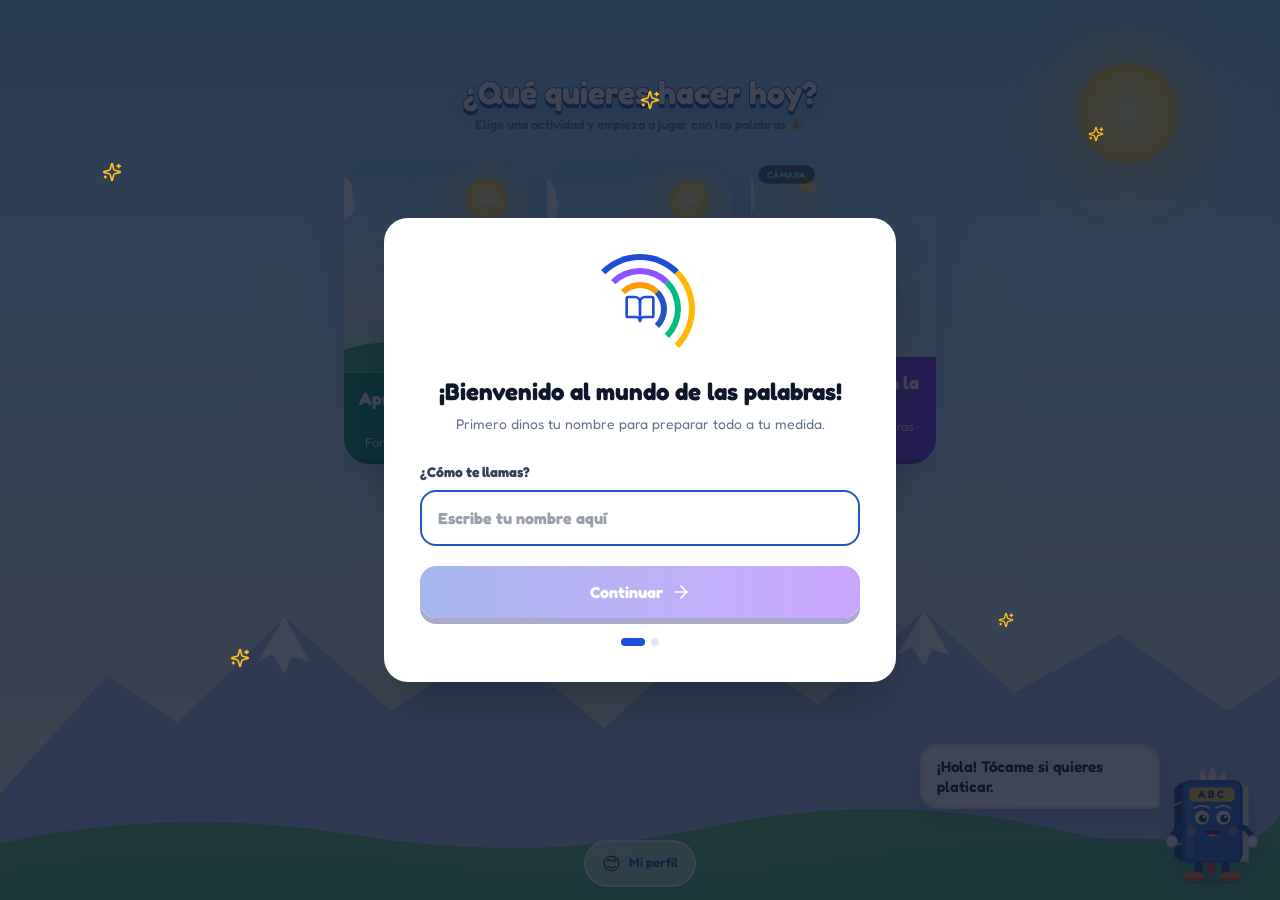
<file: index.html>
<!DOCTYPE html>
<html lang="es">
<head>
  <meta charset="utf-8">
  <meta name="viewport" content="width=device-width, initial-scale=1, viewport-fit=cover">
  <meta name="theme-color" content="#1d4ed8">
  <meta name="description" content="Aprendilandia — plataforma educativa para niños de 3 a 10 años: Lengua y Literatura, Realidad Aumentada y un asistente de IA, con Libi como guía.">
  <title>Aprendilandia</title>
  <link rel="icon" type="image/png" href="img/favicon.png">
  <link rel="preconnect" href="https://fonts.googleapis.com">
  <link rel="preconnect" href="https://fonts.gstatic.com" crossorigin>
  <link href="https://fonts.googleapis.com/css2?family=Plus+Jakarta+Sans:wght@500;600;700;800&family=Inter:wght@400;500;600&display=swap" rel="stylesheet">
  <script type="module" crossorigin src="./assets/index-piJpRz3l.js"></script>
  <link rel="stylesheet" crossorigin href="./assets/index-DFUOfsY9.css">
</head>
<body>
  <div id="root"></div>
</body>
</html>
</file>
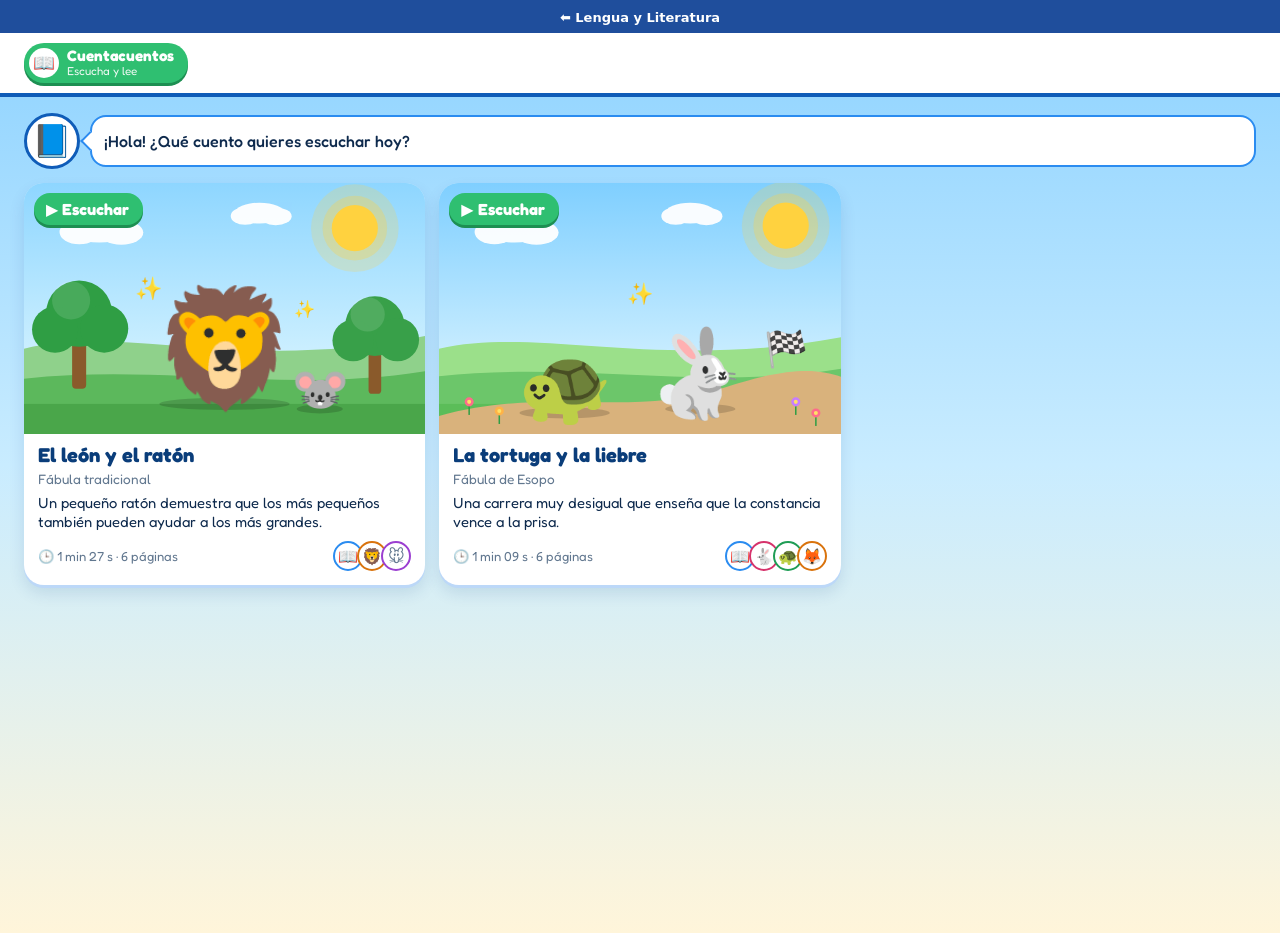
<file: actividades/cuentos/index.html>
<!doctype html>
<html lang="es">
<head>
  <meta charset="utf-8">
  <meta name="viewport" content="width=device-width, initial-scale=1, viewport-fit=cover">
  <title>Cuentacuentos</title>
  <link rel="icon" type="image/png" href="img/favicon.png">
  <link rel="preconnect" href="https://fonts.googleapis.com">
  <link rel="preconnect" href="https://fonts.gstatic.com" crossorigin>
  <link href="https://fonts.googleapis.com/css2?family=Fredoka:wght@400;500;600;700&display=swap" rel="stylesheet">
  <link rel="stylesheet" href="css/cuentos.css">
</head>
<body>
  <div style="text-align:center;background:#1f4e9c;padding:6px 10px;">
    <a href="../../index.html" style="color:#fff;font:600 13px/1.3 system-ui,sans-serif;text-decoration:none;">⬅ Lengua y Literatura</a>
  </div>
  <main class="app" id="app">
    <header class="barra" id="barra" data-pantalla="pBiblioteca">
      <button class="btn-icono" id="btnBiblioteca" aria-label="Volver a la biblioteca de cuentos" hidden>📚</button>
      <div class="pildora">
        <span class="pildora-icono" aria-hidden="true">📖</span>
        <span class="pildora-texto"><strong>Cuentacuentos</strong><small>Escucha y lee</small></span>
      </div>
    </header>

    <!-- ============ BIBLIOTECA ============ -->
    <section class="pantalla" id="pBiblioteca">
      <div class="mascota-fila">
        <div class="mascota" aria-hidden="true">📘</div>
        <div class="globo">¡Hola! ¿Qué cuento quieres escuchar hoy?</div>
      </div>

      <div class="estanteria" id="estanteria"></div>

      <div class="tarjeta" id="sinCuentos" hidden>
        <h2>Todavía no hay cuentos</h2>
        <p>Cree los audios de un cuento con <b>herramientas/generar_todos.bat</b> y recargue esta página.</p>
      </div>
    </section>

    <!-- ============ LECTOR ============ -->
    <section class="pantalla" id="pCuento" hidden>
      <div class="cuento-cab">
        <strong id="cuentoTitulo">Título</strong>
        <small id="cuentoPagina">Página 1 de 1</small>
      </div>
      <div class="puntos" id="puntos" role="group" aria-label="Páginas del cuento"></div>

      <div class="ilustracion" id="ilustracion">
        <img id="imgPagina" alt="" draggable="false">
        <div class="ilustracion-vacia" id="ilustracionVacia" hidden></div>
        <button class="flecha izq" id="btnPagAnterior" aria-label="Página anterior">‹</button>
        <button class="flecha der" id="btnPagSiguiente" aria-label="Página siguiente">›</button>
      </div>

      <div class="texto" id="texto" tabindex="0" aria-label="Texto del cuento"></div>

      <div class="controles" role="group" aria-label="Controles de lectura">
        <button class="btn-ctl" id="btnTamano" aria-label="Cambiar el tamaño de la letra" title="Tamaño de la letra">Aa</button>
        <button class="btn-ctl" id="btnLineaAnterior" aria-label="Línea anterior" title="Línea anterior">⏮</button>
        <button class="btn-play" id="btnPlay" aria-label="Escuchar el cuento">▶</button>
        <button class="btn-ctl" id="btnLineaSiguiente" aria-label="Línea siguiente" title="Línea siguiente">⏭</button>
        <button class="btn-ctl" id="btnVelocidad" aria-label="Cambiar la velocidad de lectura" title="Velocidad">1×</button>
      </div>
    </section>

    <!-- ============ FIN ============ -->
    <section class="pantalla" id="pFin" hidden>
      <div class="tarjeta fin">
        <div class="fin-emoji" aria-hidden="true">🌟</div>
        <h2>¡Fin del cuento!</h2>
        <p id="finTitulo"></p>
        <div class="acciones-fin">
          <button class="btn btn-verde grande" id="btnOtraVez">↺ Escuchar otra vez</button>
          <button class="btn btn-azul" id="btnMasCuentos">📚 Más cuentos</button>
        </div>
      </div>
    </section>

    <div class="aviso" id="aviso" role="status" aria-live="polite" hidden></div>
  </main>

  <!-- Librerías de terceros incluidas en el proyecto (ver lib/LIBRERIAS.md) -->
  <script src="lib/gsap.min.js"></script>
  <script src="lib/confetti.browser.js"></script>
  <!-- Biblioteca de cuentos: la crea herramientas/generar_cuento.py -->
  <script src="cuentos/catalogo.js"></script>
  <!-- Archivo propio de la actividad de cuentacuentos -->
  <script src="js/cuentos-lector.js"></script>
</body>
</html>
</file>
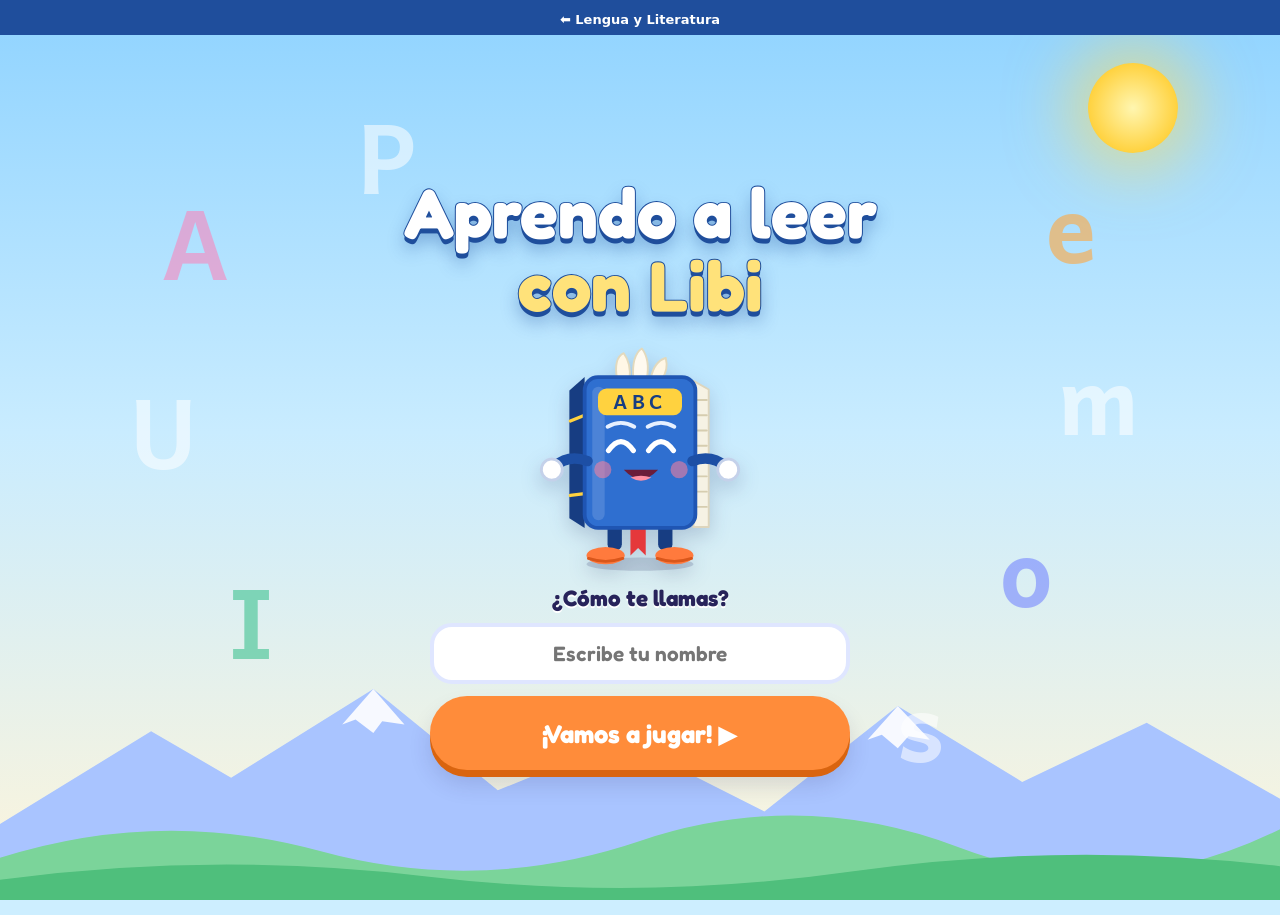
<file: actividades/fonetica/index.html>
<!DOCTYPE html>
<html lang="es">
<head>
  <meta charset="utf-8">
  <meta name="viewport" content="width=device-width, initial-scale=1, viewport-fit=cover">
  <meta name="theme-color" content="#1f4e9c">
  <meta name="description" content="Juego educativo para aprender los sonidos de las letras en español, de Inicial a 3º EGB, con Libi el libro viajero.">
  <title>Aprendo a leer con Libi</title>
  <link rel="icon" href="data:image/svg+xml,%3Csvg xmlns='http://www.w3.org/2000/svg' viewBox='0 0 100 100'%3E%3Ctext y='.9em' font-size='90'%3E%F0%9F%93%98%3C/text%3E%3C/svg%3E">
  <link rel="stylesheet" href="css/styles.css">
</head>
<body data-pantalla="bienvenida">
  <div style="position:relative;z-index:50;text-align:center;background:#1f4e9c;padding:6px 10px;">
    <a href="../../index.html" style="color:#fff;font:600 13px/1.3 system-ui,sans-serif;text-decoration:none;">⬅ Lengua y Literatura</a>
  </div>

  <!-- Fondo: cielo andino, nubes y volcán -->
  <div class="fondo" aria-hidden="true">
    <div class="sol"></div>
    <div class="nube n1"></div><div class="nube n2"></div><div class="nube n3"></div>
    <svg class="montes" viewBox="0 0 1440 320" preserveAspectRatio="none" xmlns="http://www.w3.org/2000/svg">
      <path d="M0 230 L170 120 L260 175 L420 70 L560 190 L700 130 L860 215 L1010 90 L1150 180 L1290 110 L1440 200 L1440 320 L0 320Z" fill="#a9c4ff"/>
      <path d="M420 70 L455 112 L430 108 L420 122 L400 106 L385 112Z" fill="#fff" opacity=".9"/>
      <path d="M1010 90 L1046 130 L1022 126 L1010 140 L992 124 L976 130Z" fill="#fff" opacity=".9"/>
      <path d="M0 270 Q180 210 360 262 T720 250 T1080 258 T1440 236 L1440 320 L0 320Z" fill="#7bd49a"/>
      <path d="M0 296 Q240 262 480 292 T960 286 T1440 280 L1440 320 L0 320Z" fill="#4fbf7c"/>
    </svg>
  </div>

  <header id="barra" hidden>
    <button id="btn-inicio" class="barra-btn" type="button" aria-label="Inicio">🏠</button>
    <div id="titulo-barra">Aprendo a leer con Libi</div>
    <button id="contador-estrellas" class="chip-estrellas" type="button" aria-label="Mis estrellas">⭐ <b id="n-estrellas">0</b></button>
    <button id="btn-medallas" class="barra-btn" type="button" aria-label="Mis medallas">🏅</button>
    <button id="btn-ajustes" class="barra-btn" type="button" aria-label="Ajustes">⚙️</button>
  </header>

  <main id="pantalla" tabindex="-1"></main>

  <div id="libi-fijo"></div>
  <div id="modales"></div>

  <noscript><p style="padding:24px;font:600 20px sans-serif">Esta aplicación necesita JavaScript para funcionar.</p></noscript>

  <!-- Librerías (incluidas en /lib para que funcione sin internet) -->
  <script src="lib/gsap.min.js"></script>
  <script src="lib/confetti.min.js"></script>
  <script src="lib/Sortable.min.js"></script>

  <!-- Aplicación -->
  <script src="js/datos.js"></script>
  <script src="js/frases.js"></script>
  <script src="js/audio-voces.js"></script>
  <script src="js/audio.js"></script>
  <script src="js/estado.js"></script>
  <script src="js/libi.js"></script>
  <script src="js/ui.js"></script>
  <script src="js/juegos.js"></script>
  <script src="js/app.js"></script>
</body>
</html>
</file>
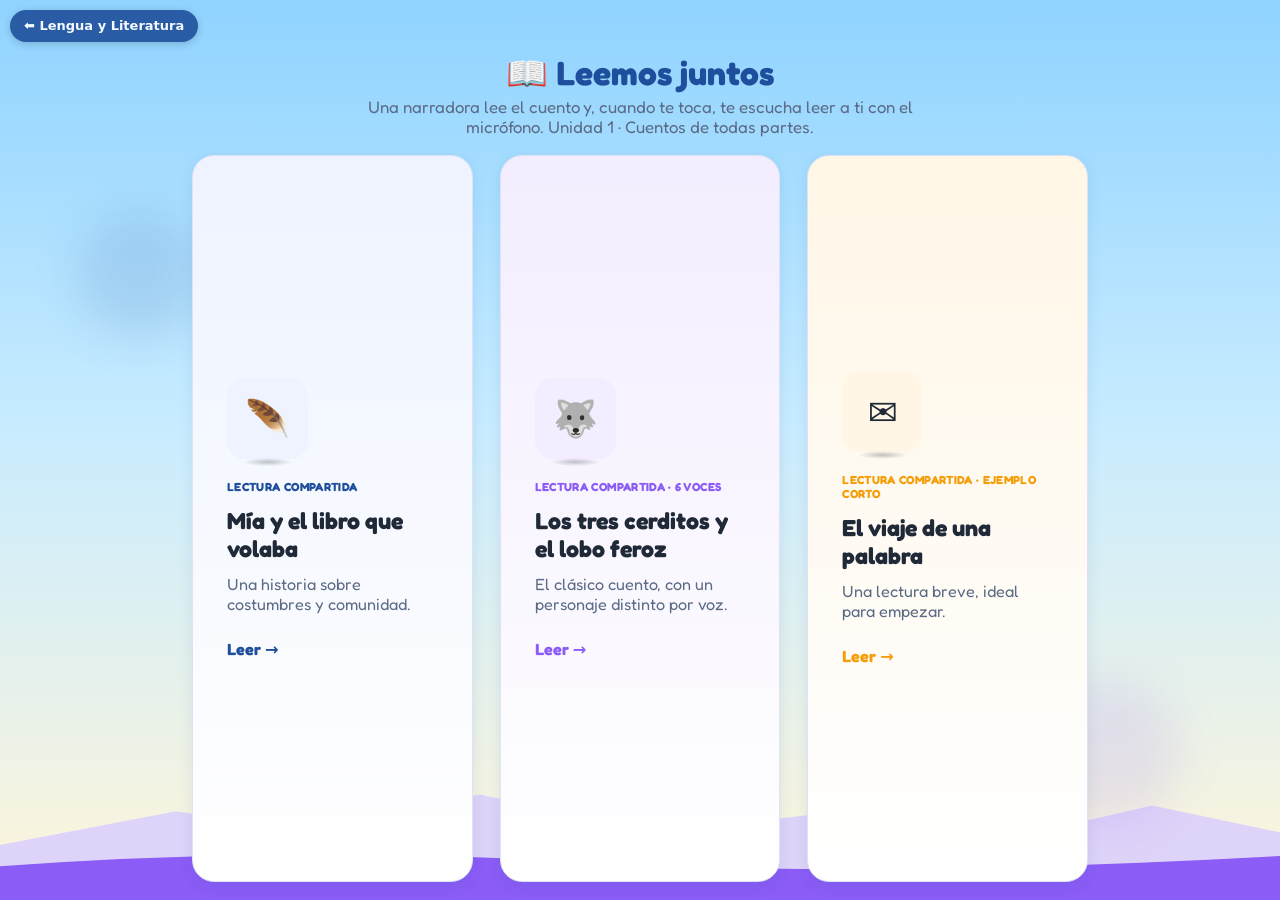
<file: actividades/leemos-juntos/index.html>
<!DOCTYPE html>
<html lang="es">
<head>
<meta charset="utf-8">
<meta name="viewport" content="width=device-width, initial-scale=1, viewport-fit=cover">
<meta name="description" content="Leemos juntos: una narradora lee en voz alta y te pasa el turno para que leas tú. Unidad 1 · Cuentos de todas partes.">
<title>Leemos juntos · Lengua y Literatura</title>
<link rel="icon" href="data:image/svg+xml,%3Csvg xmlns='http://www.w3.org/2000/svg' viewBox='0 0 100 100'%3E%3Ctext y='.9em' font-size='90'%3E%F0%9F%93%96%3C/text%3E%3C/svg%3E">
<style>
  /* Misma fuente que el resto de la plataforma (reutiliza los archivos
     que ya trae Fonética, sin depender de una red externa). */
  @font-face { font-family: 'Fredoka'; font-weight: 400; font-display: swap; src: url('../fonetica/lib/fonts/fredoka-latin-400-normal.woff2') format('woff2'); }
  @font-face { font-family: 'Fredoka'; font-weight: 600; font-display: swap; src: url('../fonetica/lib/fonts/fredoka-latin-600-normal.woff2') format('woff2'); }
  @font-face { font-family: 'Fredoka'; font-weight: 700; font-display: swap; src: url('../fonetica/lib/fonts/fredoka-latin-700-normal.woff2') format('woff2'); }

  :root{
    --azul:#1f4e9c; --tinta:#1f2937; --suave:#5b6b85;
    --c1:#1f4e9c; --c1b:#eef3ff;
    --c2:#8b5cf6; --c2b:#f3edff;
    --c3:#f59e0b; --c3b:#fff6e6;
  }
  *{ box-sizing:border-box; }
  @media (prefers-reduced-motion: reduce){ *,*::before,*::after{ animation-duration:.001ms !important; animation-iteration-count:1 !important; transition-duration:.001ms !important; } }
  html, body{ height:100%; overflow:hidden; }
  body{
    margin:0; color:var(--tinta); font-family:"Fredoka","Baloo 2",system-ui,"Segoe UI",sans-serif;
    display:flex; flex-direction:column;
    background:linear-gradient(#8fd3ff 0%,#c9ecff 48%,#fff5da 100%);
  }
  a{ color:inherit; }

  .volver-menu{
    display:inline-flex; align-items:center; gap:6px; align-self:flex-start;
    margin:10px 0 0 10px; background:var(--azul); color:#fff;
    font:600 13px/1.2 system-ui,sans-serif; text-decoration:none;
    padding:8px 14px; border-radius:999px; box-shadow:0 2px 8px rgba(0,0,0,.2);
    opacity:.9; flex-shrink:0; z-index:2;
  }
  .volver-menu:hover{ opacity:1; }

  header{ flex-shrink:0; padding:clamp(4px,1.5dvh,10px) 20px clamp(6px,2dvh,14px); text-align:center; }
  header h1{ margin:0 0 4px; font-size:clamp(1.2rem,4dvh,2.1rem); color:var(--azul); }
  header p{ margin:0 auto; max-width:55ch; color:var(--suave); font-size:clamp(.82rem,2dvh,1.05rem); }

  main{ position:relative; flex:1; min-height:0; display:flex; align-items:stretch; justify-content:center; padding:4px 20px 18px; overflow-y:auto; }
  .fondo-forma{ position:absolute; border-radius:999px; filter:blur(22px); pointer-events:none; }
  .grid{
    display:grid; gap:clamp(14px,3dvh,32px);
    grid-template-columns:repeat(auto-fit,minmax(clamp(220px,20vw,300px),1fr));
    grid-auto-rows:1fr;
    max-width:clamp(640px,70vw,1180px); width:100%;
    position:relative;
  }

  .tarjeta{
    position:relative; display:flex; flex-direction:column; justify-content:center; gap:clamp(6px,1.4dvh,12px);
    background:#fff; border:1px solid #dbe3f5; border-radius:22px;
    padding:clamp(18px,4dvh,34px); text-decoration:none;
    box-shadow:0 4px 14px rgba(31,78,156,.1);
    transition:transform .15s, box-shadow .15s;
    animation: tarjeta-entra .5s both; animation-delay: var(--retardo,0ms);
  }
  .tarjeta:hover, .tarjeta:focus-visible{ transform:translateY(-4px); box-shadow:0 12px 26px rgba(31,78,156,.18); outline:none; }
  .tarjeta[data-color="1"]{ background:linear-gradient(180deg,var(--c1b),#fff); }
  .tarjeta[data-color="2"]{ background:linear-gradient(180deg,var(--c2b),#fff); }
  .tarjeta[data-color="3"]{ background:linear-gradient(180deg,var(--c3b),#fff); }

  .isla{ position:relative; width:fit-content; margin-bottom:clamp(4px,1dvh,10px); }
  .isla .emoji{
    display:grid; place-items:center; width:clamp(50px,9dvh,86px); height:clamp(50px,9dvh,86px);
    font-size:clamp(1.6rem,4dvh,2.6rem); border-radius:18px;
    animation: flota 3.2s ease-in-out infinite; animation-delay: var(--flote,0ms);
  }
  .tarjeta[data-color="1"] .emoji{ background:var(--c1b); }
  .tarjeta[data-color="2"] .emoji{ background:var(--c2b); }
  .tarjeta[data-color="3"] .emoji{ background:var(--c3b); }
  .isla .sombra{
    position:absolute; left:50%; bottom:-7px; width:60%; height:8px; transform:translateX(-50%);
    border-radius:999px; background:radial-gradient(ellipse at center, rgba(15,23,42,.25), transparent 72%);
    animation: isla-sombra 3.2s ease-in-out infinite; animation-delay: var(--flote,0ms);
  }

  .tarjeta small{ font-weight:700; text-transform:uppercase; letter-spacing:.03em; font-size:clamp(.68rem,1.3dvh,.8rem); }
  .tarjeta[data-color="1"] small{ color:var(--c1); }
  .tarjeta[data-color="2"] small{ color:var(--c2); }
  .tarjeta[data-color="3"] small{ color:var(--c3); }
  .tarjeta strong{ font-size:clamp(1.05rem,2.6dvh,1.45rem); }
  .tarjeta span.desc{ color:var(--suave); font-size:clamp(.85rem,1.8dvh,1.05rem); }
  .ir{
    margin-top:4px; padding-top:clamp(4px,1dvh,10px); font-weight:700; font-size:clamp(.85rem,1.8dvh,1.05rem);
    display:inline-flex; align-items:center; gap:4px;
  }
  .tarjeta[data-color="1"] .ir{ color:var(--c1); }
  .tarjeta[data-color="2"] .ir{ color:var(--c2); }
  .tarjeta[data-color="3"] .ir{ color:var(--c3); }

  @keyframes tarjeta-entra{ from{ transform:translateY(16px) scale(.96); opacity:0; } to{ transform:none; opacity:1; } }
  @keyframes flota{ 50%{ transform:translateY(-7px); } }
  @keyframes isla-sombra{ 50%{ transform:translateX(-50%) scale(.82); opacity:.6; } }
</style>
</head>
<body>
  <a href="../../index.html" class="volver-menu" title="Volver al menú de Lengua y Literatura">⬅ Lengua y Literatura</a>

  <header>
    <h1>📖 Leemos juntos</h1>
    <p>Una narradora lee el cuento y, cuando te toca, te escucha leer a ti con el micrófono. Unidad 1 · Cuentos de todas partes.</p>
  </header>

  <main>
    <svg aria-hidden="true" style="position:absolute;left:0;right:0;bottom:0;width:100%;height:18%;pointer-events:none;" viewBox="0 0 400 160" preserveAspectRatio="none" xmlns="http://www.w3.org/2000/svg">
      <path d="M0 95 L55 55 L95 78 L150 35 L205 82 L255 58 L310 92 L360 48 L400 80 L400 160 L0 160Z" fill="#ded3f8" />
      <path d="M0 120 Q90 95 180 115 T400 108 L400 160 L0 160Z" fill="#8b5cf6" />
    </svg>
    <span class="fondo-forma" style="top:8%;left:6%;width:clamp(60px,14vh,160px);height:clamp(60px,14vh,160px);background:rgba(31,78,156,.12)"></span>
    <span class="fondo-forma" style="bottom:10%;right:8%;width:clamp(70px,16vh,180px);height:clamp(70px,16vh,180px);background:rgba(139,92,246,.12)"></span>
    <span class="fondo-forma" style="top:38%;right:20%;width:clamp(40px,9vh,100px);height:clamp(40px,9vh,100px);background:rgba(245,158,11,.12)"></span>
    <div class="grid">
      <a class="tarjeta" data-color="1" href="ejemplo3.html" style="--retardo:0ms">
        <span class="isla" style="--flote:0ms">
          <span class="emoji">🪶</span>
          <span class="sombra" aria-hidden="true"></span>
        </span>
        <small>Lectura compartida</small>
        <strong>Mía y el libro que volaba</strong>
        <span class="desc">Una historia sobre costumbres y comunidad.</span>
        <span class="ir">Leer →</span>
      </a>
      <a class="tarjeta" data-color="2" href="pruba.html" style="--retardo:70ms">
        <span class="isla" style="--flote:250ms">
          <span class="emoji">🐺</span>
          <span class="sombra" aria-hidden="true" style="--flote:250ms"></span>
        </span>
        <small>Lectura compartida · 6 voces</small>
        <strong>Los tres cerditos y el lobo feroz</strong>
        <span class="desc">El clásico cuento, con un personaje distinto por voz.</span>
        <span class="ir">Leer →</span>
      </a>
      <a class="tarjeta" data-color="3" href="ejemplo2.html" style="--retardo:140ms">
        <span class="isla" style="--flote:500ms">
          <span class="emoji">✉️</span>
          <span class="sombra" aria-hidden="true" style="--flote:500ms"></span>
        </span>
        <small>Lectura compartida · ejemplo corto</small>
        <strong>El viaje de una palabra</strong>
        <span class="desc">Una lectura breve, ideal para empezar.</span>
        <span class="ir">Leer →</span>
      </a>
    </div>
  </main>
</body>
</html>
</file>
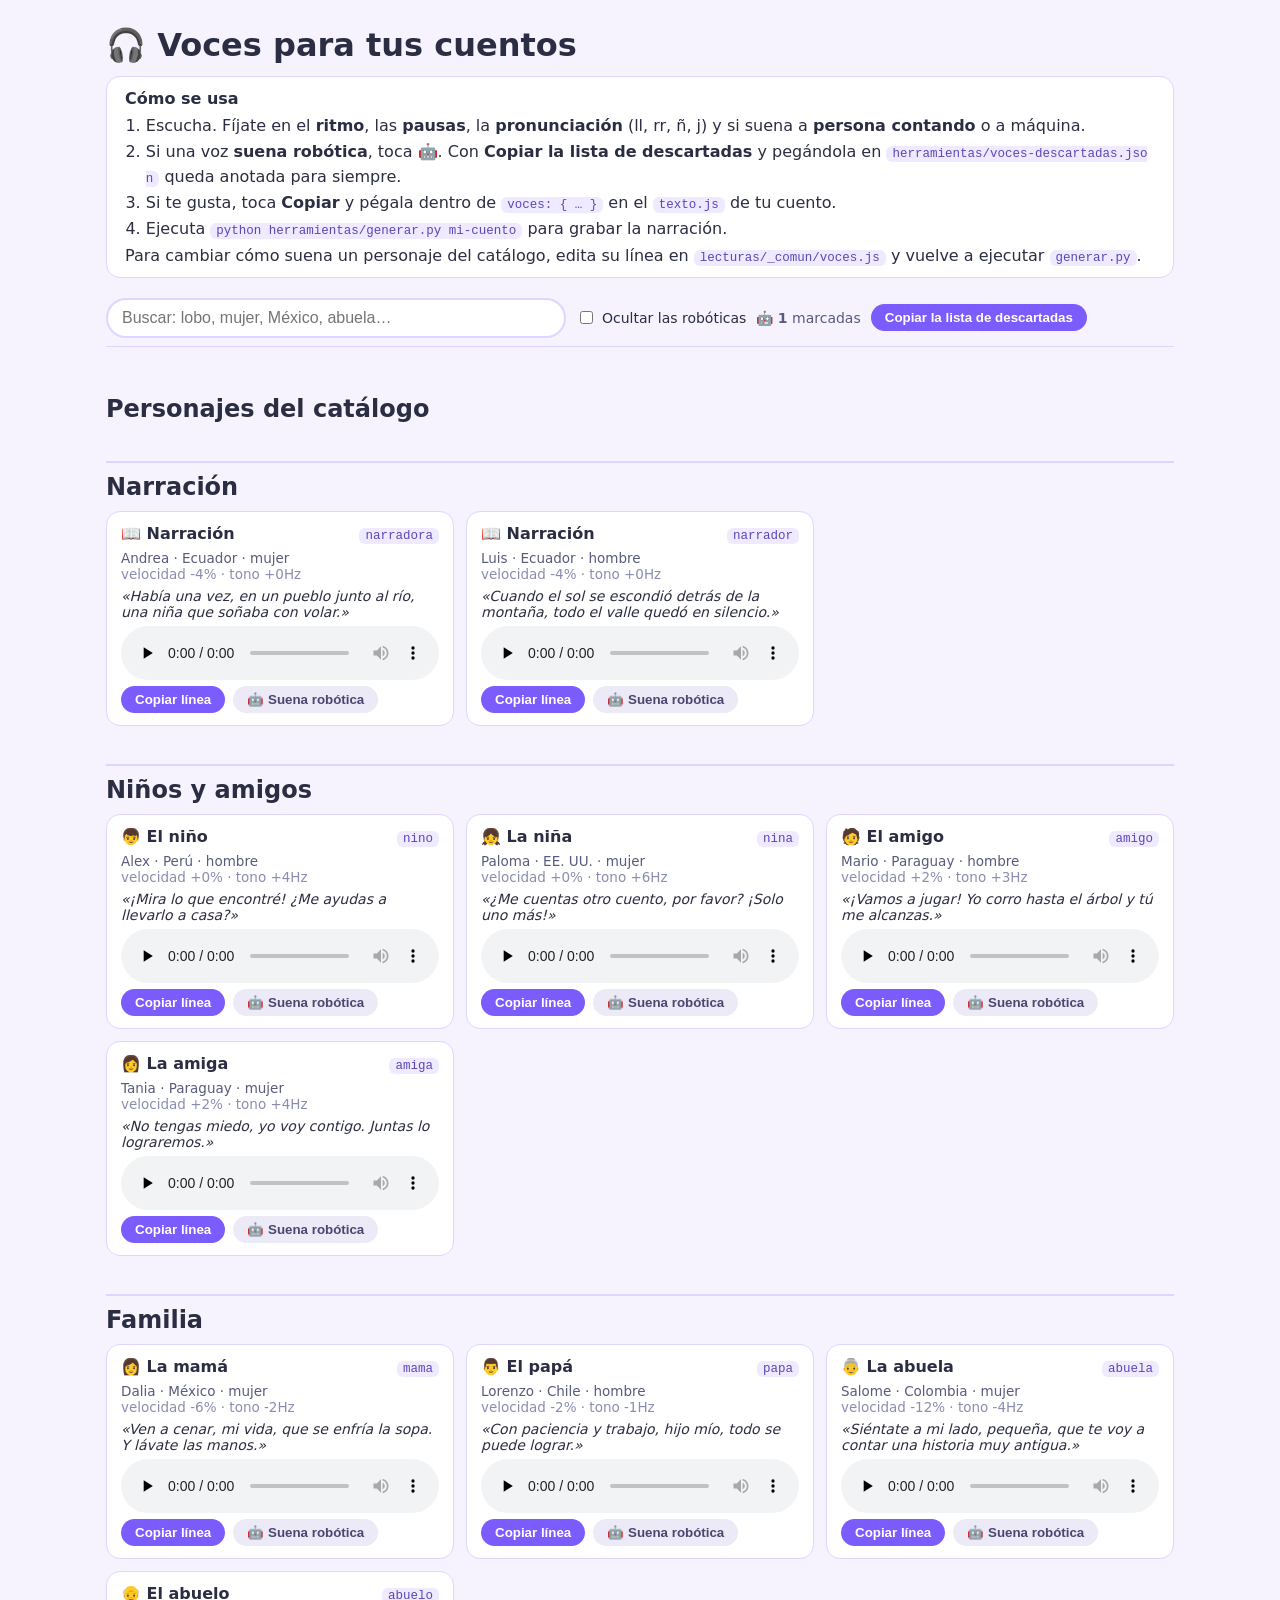
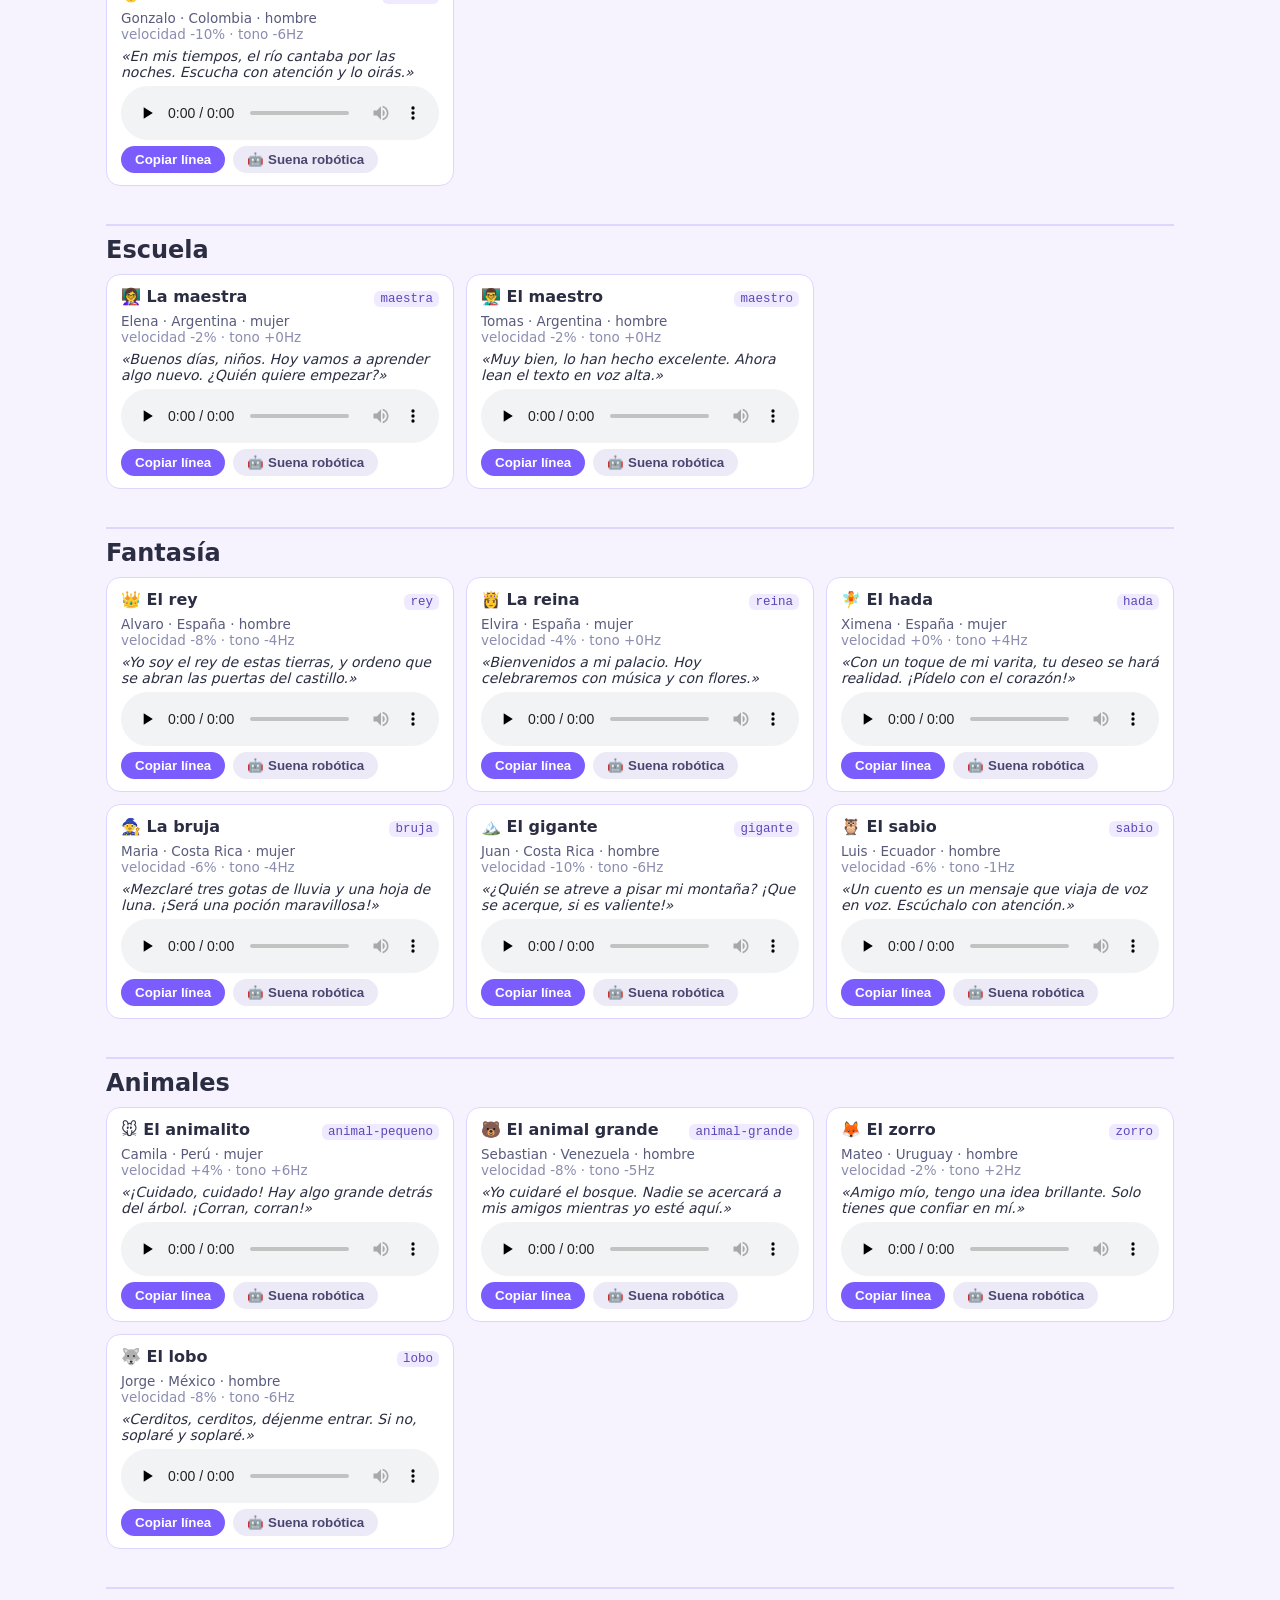
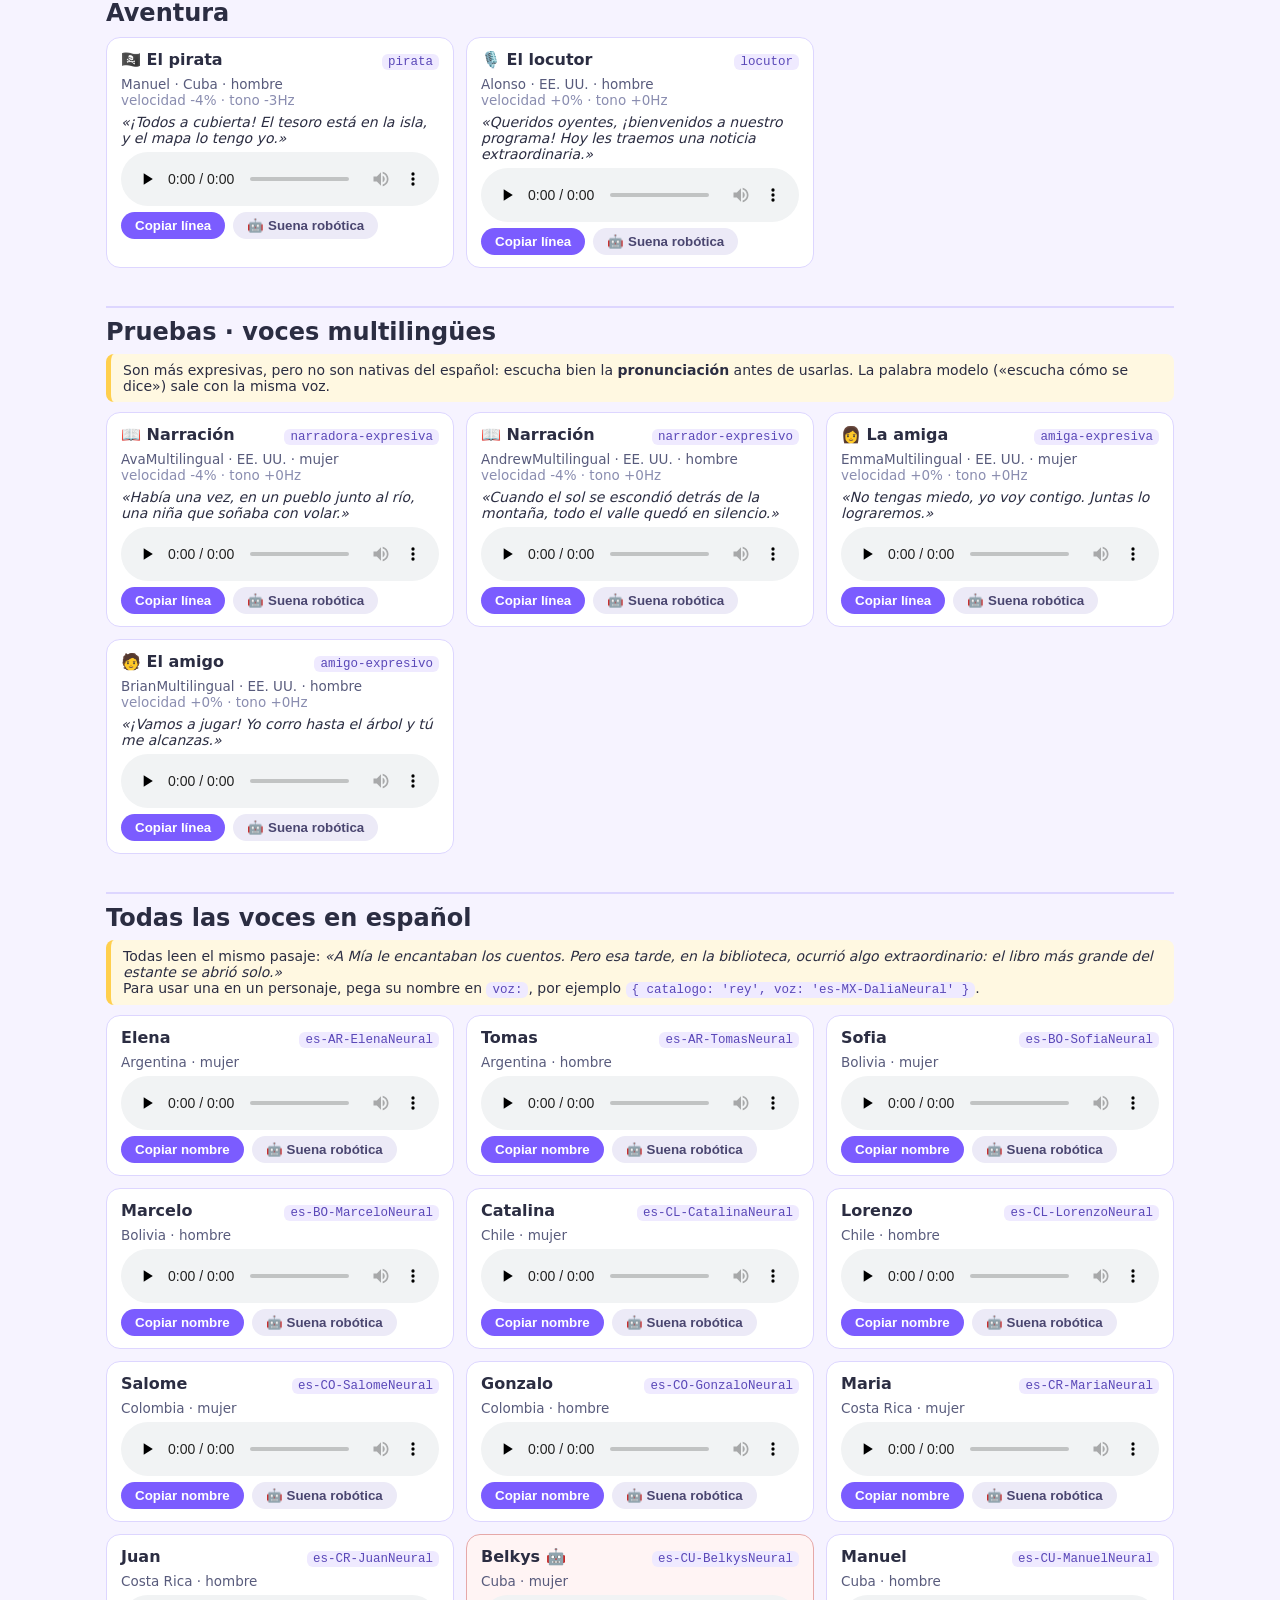
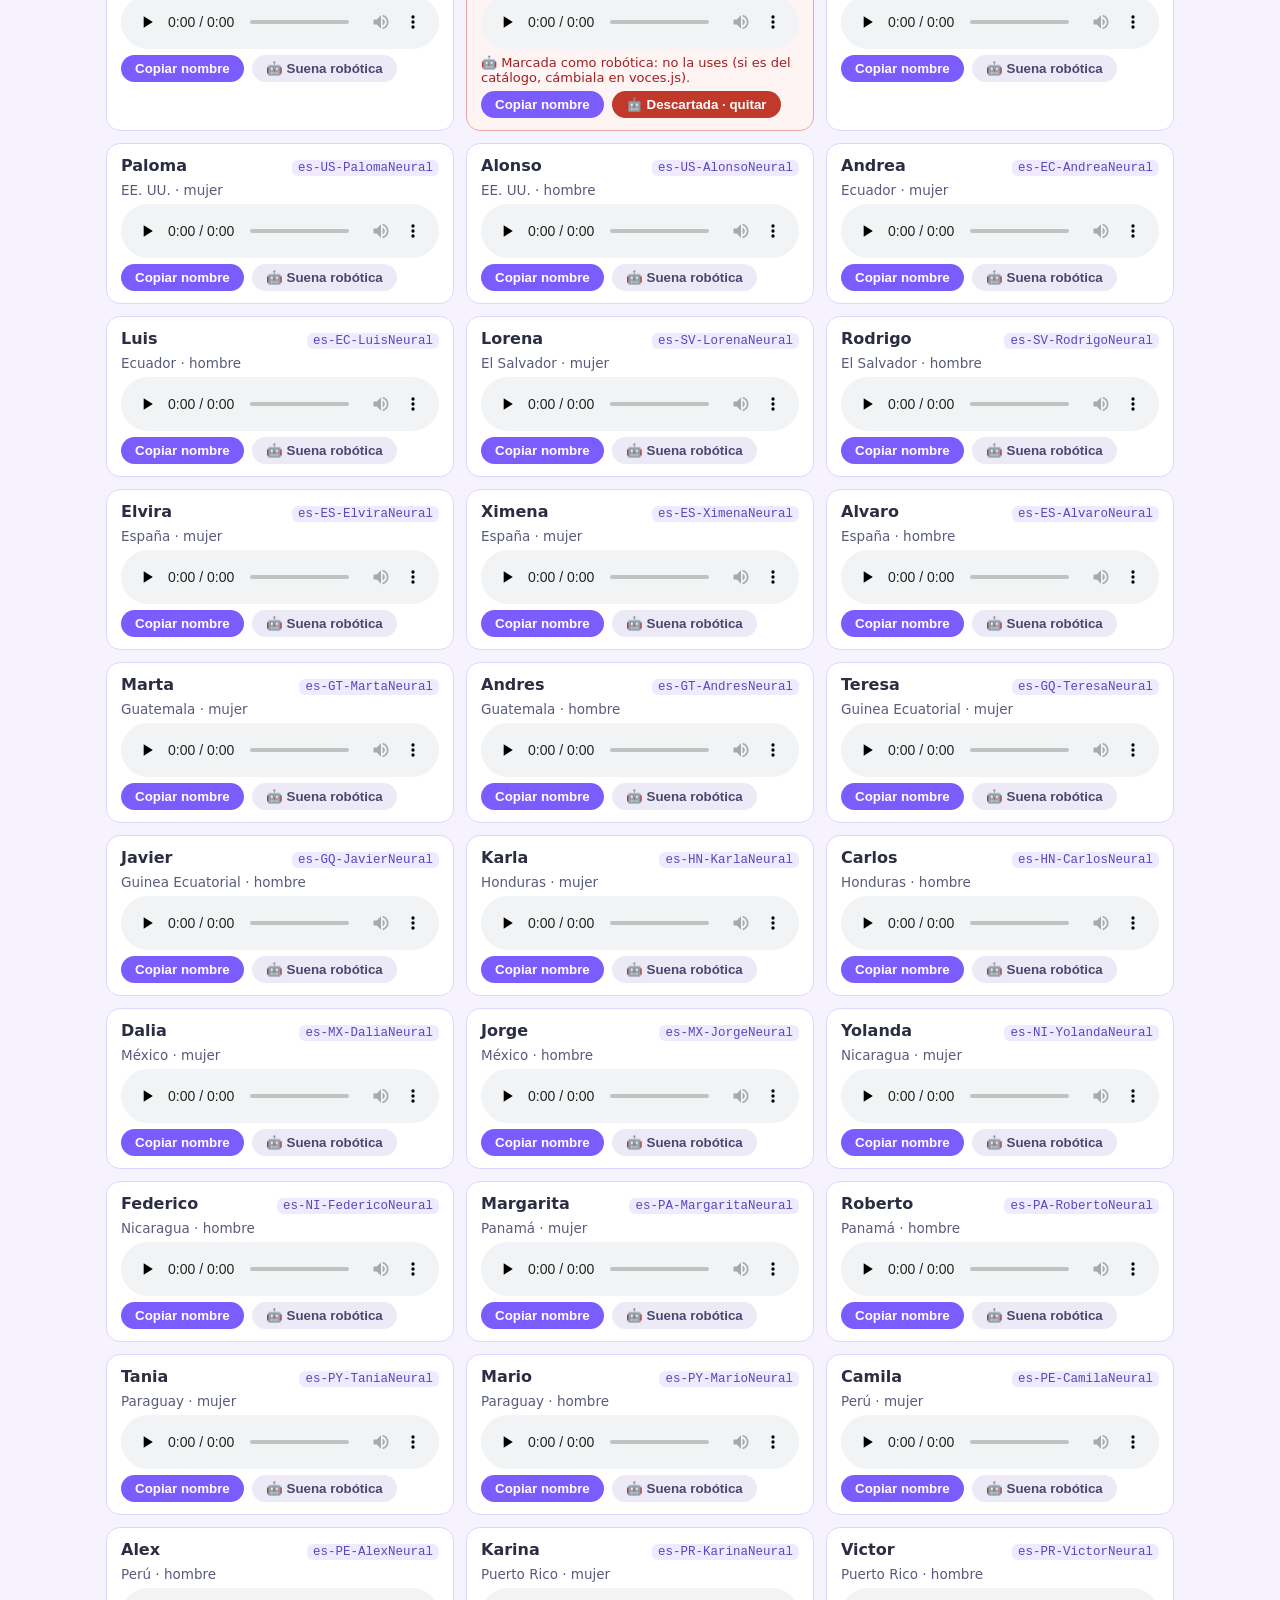
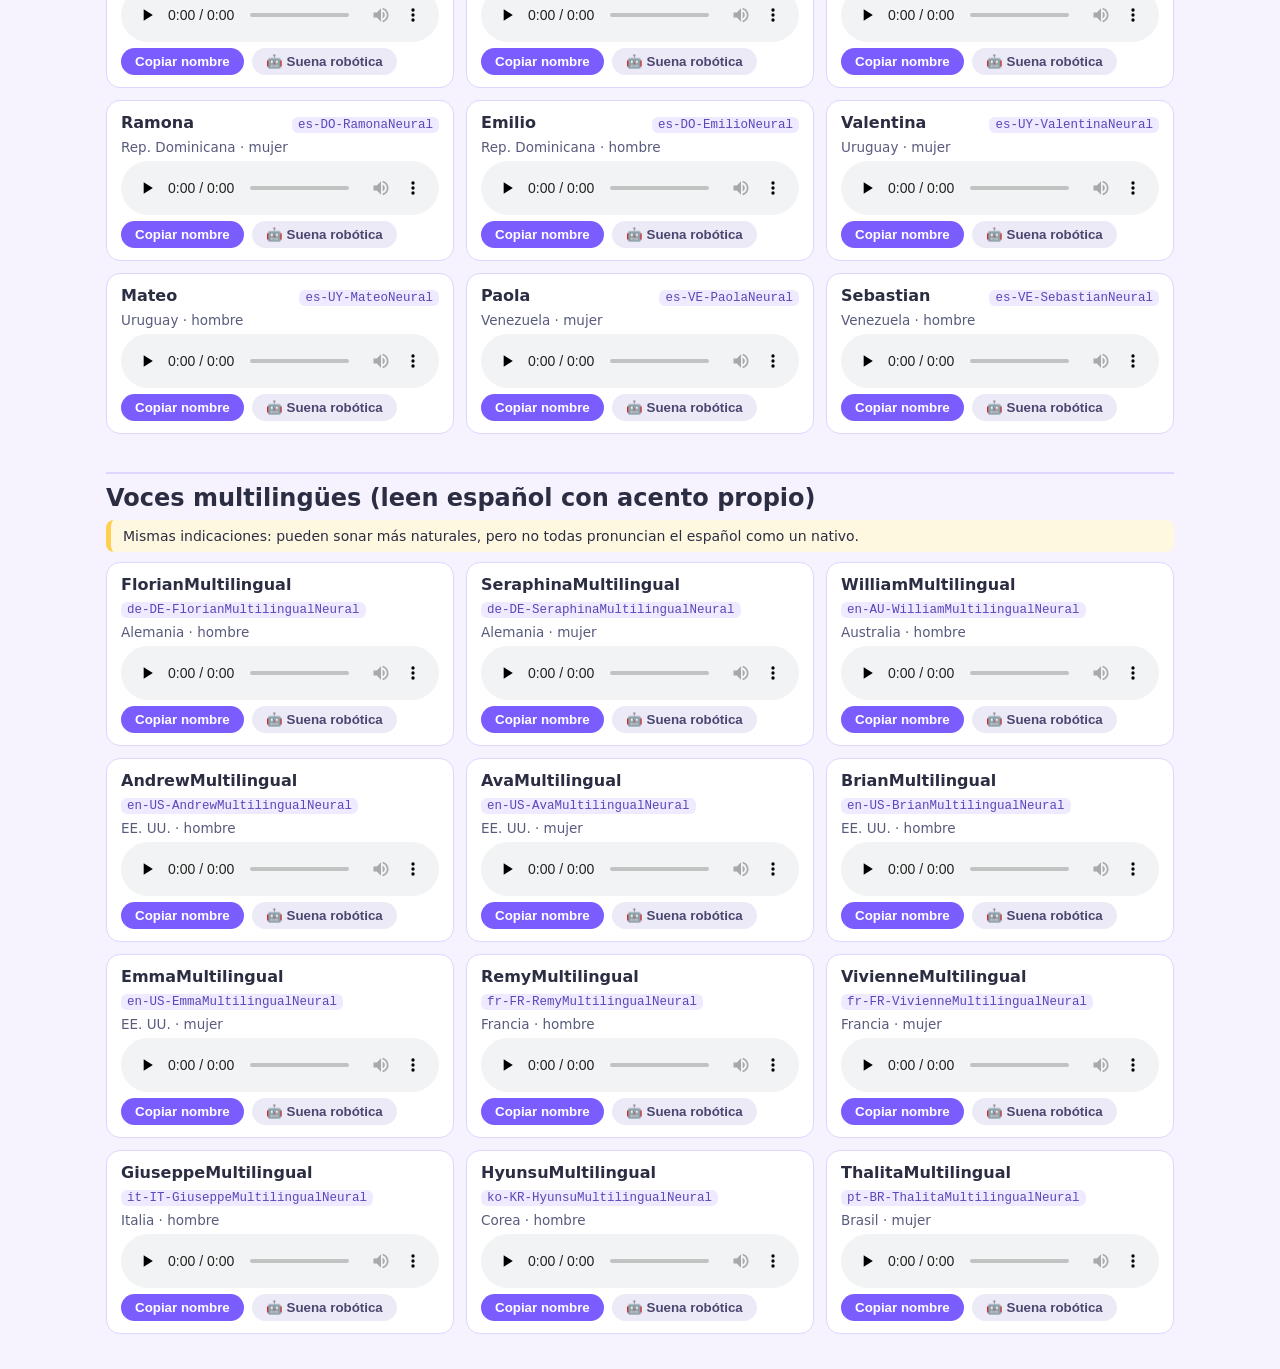
<file: actividades/leemos-juntos/herramientas/muestras/index.html>
<!DOCTYPE html>
<html lang="es"><head><meta charset="utf-8"><meta name="viewport" content="width=device-width, initial-scale=1">
<title>Voces para tus cuentos</title>
<style>
 :root{--tinta:#2b2d42;--lila:#7b5cff;--fondo:#f6f3ff;--borde:#ddd6ff}
 *{box-sizing:border-box}
 body{font-family:system-ui,"Segoe UI",sans-serif;margin:0;color:var(--tinta);background:var(--fondo)}
 main{max-width:1100px;margin:0 auto;padding:20px 16px 60px}
 h1{margin:.2em 0}
 h2{margin:1.6em 0 .3em;padding-top:.4em;border-top:2px solid var(--borde)}
 .pasos{background:#fff;border:1px solid var(--borde);border-radius:14px;padding:12px 18px;margin:12px 0}
 .pasos ol{margin:.3em 0;padding-left:1.3em;line-height:1.6}
 code{font-size:12.5px;color:#5a48b8;background:#efeaff;border-radius:6px;padding:1px 6px;word-break:break-all}
 .aviso{background:#fff8e1;border-left:5px solid #ffcf4d;border-radius:8px;padding:8px 12px;font-size:14px;margin:8px 0}
 .barra{position:sticky;top:0;z-index:5;background:var(--fondo);padding:8px 0;display:flex;flex-wrap:wrap;gap:10px;align-items:center;border-bottom:1px solid var(--borde)}
 #filtro{flex:1 1 260px;max-width:460px;padding:9px 14px;font-size:16px;border:2px solid var(--borde);border-radius:999px}
 .barra label{font-size:14px;display:flex;gap:6px;align-items:center}
 .contador{font-size:14px;color:#585b7c}
 .rejilla{display:grid;grid-template-columns:repeat(auto-fill,minmax(290px,1fr));gap:12px;margin-top:10px}
 .v{background:#fff;border:1px solid var(--borde);border-radius:14px;padding:12px 14px;display:flex;flex-direction:column;gap:6px}
 .v[hidden],section[hidden]{display:none}
 .v.robot{background:#fff4f4;border-color:#e6a8a8}
 .v.robot .cab b::after{content:" 🤖"}
 .aviso-robot{display:none;margin:0;font-size:13px;color:#a02020}
 .v.robot .aviso-robot{display:block}
 .cab{display:flex;justify-content:space-between;align-items:baseline;gap:8px;flex-wrap:wrap}
 .cab b{font-size:16px}
 .meta{font-size:13.5px;color:#585b7c}.aj{color:#8a8db0}
 .frase{margin:0;font-size:14px;font-style:italic}
 audio{width:100%}
 .botones{display:flex;gap:8px;flex-wrap:wrap}
 button{border:0;background:var(--lila);color:#fff;font-weight:600;border-radius:999px;padding:6px 14px;cursor:pointer}
 button:hover{filter:brightness(1.1)}
 button.marca{background:#eceaf7;color:#4a4670}
 .v.robot button.marca{background:#c0392b;color:#fff}
 .falla{color:#b00020;font-size:13px;margin:0}
</style></head><body><main>
<h1>🎧 Voces para tus cuentos</h1>
<div class="pasos"><b>Cómo se usa</b>
 <ol>
  <li>Escucha. Fíjate en el <b>ritmo</b>, las <b>pausas</b>, la <b>pronunciación</b> (ll, rr, ñ, j) y si suena a <b>persona contando</b> o a máquina.</li>
  <li>Si una voz <b>suena robótica</b>, toca <b>🤖</b>. Con <b>Copiar la lista de descartadas</b> y pegándola en <code>herramientas/voces-descartadas.json</code> queda anotada para siempre.</li>
  <li>Si te gusta, toca <b>Copiar</b> y pégala dentro de <code>voces: { … }</code> en el <code>texto.js</code> de tu cuento.</li>
  <li>Ejecuta <code>python herramientas/generar.py mi-cuento</code> para grabar la narración.</li>
 </ol>
 Para cambiar cómo suena un personaje del catálogo, edita su línea en <code>lecturas/_comun/voces.js</code> y vuelve a ejecutar <code>generar.py</code>.
</div>
<div class="barra">
 <input id="filtro" type="search" placeholder="Buscar: lobo, mujer, México, abuela…" autocomplete="off">
 <label><input id="ocultar" type="checkbox"> Ocultar las robóticas</label>
 <span class="contador">🤖 <b id="nrobot">0</b> marcadas</span>
 <button type="button" id="copiarLista">Copiar la lista de descartadas</button>
</div>
<h2 style="border:0;margin-bottom:0">Personajes del catálogo</h2>
<section><h2>Narración</h2><div class="rejilla"><div class="v" data-voz="es-EC-AndreaNeural" data-nota="Ecuador, mujer" data-buscar="narradora  narracion es-ec-andreaneural andrea  ecuador  mujer narracion"><div class="cab"><b>📖 Narración</b><code>narradora</code></div><div class="meta">Andrea · Ecuador · mujer<br><span class='aj'>velocidad -4% · tono +0Hz</span></div><p class="frase">«Había una vez, en un pueblo junto al río, una niña que soñaba con volar.»</p><audio controls preload="none" src="personaje_narradora_ca59a9.mp3"></audio><p class="aviso-robot">🤖 Marcada como robótica: no la uses (si es del catálogo, cámbiala en voces.js).</p><div class="botones"><button type="button" data-copiar="narradora: &#x27;narradora&#x27;,">Copiar línea</button><button type="button" class="marca">🤖 Suena robótica</button></div></div><div class="v" data-voz="es-EC-LuisNeural" data-nota="Ecuador, hombre" data-buscar="narrador  narracion es-ec-luisneural luis  ecuador  hombre narracion"><div class="cab"><b>📖 Narración</b><code>narrador</code></div><div class="meta">Luis · Ecuador · hombre<br><span class='aj'>velocidad -4% · tono +0Hz</span></div><p class="frase">«Cuando el sol se escondió detrás de la montaña, todo el valle quedó en silencio.»</p><audio controls preload="none" src="personaje_narrador_7814bc.mp3"></audio><p class="aviso-robot">🤖 Marcada como robótica: no la uses (si es del catálogo, cámbiala en voces.js).</p><div class="botones"><button type="button" data-copiar="narradora: &#x27;narrador&#x27;,">Copiar línea</button><button type="button" class="marca">🤖 Suena robótica</button></div></div></div></section><section><h2>Niños y amigos</h2><div class="rejilla"><div class="v" data-voz="es-PE-AlexNeural" data-nota="Perú, hombre" data-buscar="nino  el nino es-pe-alexneural alex  peru  hombre ninos y amigos"><div class="cab"><b>👦 El niño</b><code>nino</code></div><div class="meta">Alex · Perú · hombre<br><span class='aj'>velocidad +0% · tono +4Hz</span></div><p class="frase">«¡Mira lo que encontré! ¿Me ayudas a llevarlo a casa?»</p><audio controls preload="none" src="personaje_nino_5b4908.mp3"></audio><p class="aviso-robot">🤖 Marcada como robótica: no la uses (si es del catálogo, cámbiala en voces.js).</p><div class="botones"><button type="button" data-copiar="nino: &#x27;nino&#x27;,">Copiar línea</button><button type="button" class="marca">🤖 Suena robótica</button></div></div><div class="v" data-voz="es-US-PalomaNeural" data-nota="EE. UU., mujer" data-buscar="nina  la nina es-us-palomaneural paloma  ee. uu.  mujer ninos y amigos"><div class="cab"><b>👧 La niña</b><code>nina</code></div><div class="meta">Paloma · EE. UU. · mujer<br><span class='aj'>velocidad +0% · tono +6Hz</span></div><p class="frase">«¿Me cuentas otro cuento, por favor? ¡Solo uno más!»</p><audio controls preload="none" src="personaje_nina_92efe0.mp3"></audio><p class="aviso-robot">🤖 Marcada como robótica: no la uses (si es del catálogo, cámbiala en voces.js).</p><div class="botones"><button type="button" data-copiar="nina: &#x27;nina&#x27;,">Copiar línea</button><button type="button" class="marca">🤖 Suena robótica</button></div></div><div class="v" data-voz="es-PY-MarioNeural" data-nota="Paraguay, hombre" data-buscar="amigo  el amigo es-py-marioneural mario  paraguay  hombre ninos y amigos"><div class="cab"><b>🧑 El amigo</b><code>amigo</code></div><div class="meta">Mario · Paraguay · hombre<br><span class='aj'>velocidad +2% · tono +3Hz</span></div><p class="frase">«¡Vamos a jugar! Yo corro hasta el árbol y tú me alcanzas.»</p><audio controls preload="none" src="personaje_amigo_3b0d21.mp3"></audio><p class="aviso-robot">🤖 Marcada como robótica: no la uses (si es del catálogo, cámbiala en voces.js).</p><div class="botones"><button type="button" data-copiar="amigo: &#x27;amigo&#x27;,">Copiar línea</button><button type="button" class="marca">🤖 Suena robótica</button></div></div><div class="v" data-voz="es-PY-TaniaNeural" data-nota="Paraguay, mujer" data-buscar="amiga  la amiga es-py-tanianeural tania  paraguay  mujer ninos y amigos"><div class="cab"><b>👩 La amiga</b><code>amiga</code></div><div class="meta">Tania · Paraguay · mujer<br><span class='aj'>velocidad +2% · tono +4Hz</span></div><p class="frase">«No tengas miedo, yo voy contigo. Juntas lo lograremos.»</p><audio controls preload="none" src="personaje_amiga_7da652.mp3"></audio><p class="aviso-robot">🤖 Marcada como robótica: no la uses (si es del catálogo, cámbiala en voces.js).</p><div class="botones"><button type="button" data-copiar="amiga: &#x27;amiga&#x27;,">Copiar línea</button><button type="button" class="marca">🤖 Suena robótica</button></div></div></div></section><section><h2>Familia</h2><div class="rejilla"><div class="v" data-voz="es-MX-DaliaNeural" data-nota="México, mujer" data-buscar="mama  la mama es-mx-dalianeural dalia  mexico  mujer familia"><div class="cab"><b>👩 La mamá</b><code>mama</code></div><div class="meta">Dalia · México · mujer<br><span class='aj'>velocidad -6% · tono -2Hz</span></div><p class="frase">«Ven a cenar, mi vida, que se enfría la sopa. Y lávate las manos.»</p><audio controls preload="none" src="personaje_mama_230be1.mp3"></audio><p class="aviso-robot">🤖 Marcada como robótica: no la uses (si es del catálogo, cámbiala en voces.js).</p><div class="botones"><button type="button" data-copiar="mama: &#x27;mama&#x27;,">Copiar línea</button><button type="button" class="marca">🤖 Suena robótica</button></div></div><div class="v" data-voz="es-CL-LorenzoNeural" data-nota="Chile, hombre" data-buscar="papa  el papa es-cl-lorenzoneural lorenzo  chile  hombre familia"><div class="cab"><b>👨 El papá</b><code>papa</code></div><div class="meta">Lorenzo · Chile · hombre<br><span class='aj'>velocidad -2% · tono -1Hz</span></div><p class="frase">«Con paciencia y trabajo, hijo mío, todo se puede lograr.»</p><audio controls preload="none" src="personaje_papa_baf55e.mp3"></audio><p class="aviso-robot">🤖 Marcada como robótica: no la uses (si es del catálogo, cámbiala en voces.js).</p><div class="botones"><button type="button" data-copiar="papa: &#x27;papa&#x27;,">Copiar línea</button><button type="button" class="marca">🤖 Suena robótica</button></div></div><div class="v" data-voz="es-CO-SalomeNeural" data-nota="Colombia, mujer" data-buscar="abuela  la abuela es-co-salomeneural salome  colombia  mujer familia"><div class="cab"><b>👵 La abuela</b><code>abuela</code></div><div class="meta">Salome · Colombia · mujer<br><span class='aj'>velocidad -12% · tono -4Hz</span></div><p class="frase">«Siéntate a mi lado, pequeña, que te voy a contar una historia muy antigua.»</p><audio controls preload="none" src="personaje_abuela_ffc112.mp3"></audio><p class="aviso-robot">🤖 Marcada como robótica: no la uses (si es del catálogo, cámbiala en voces.js).</p><div class="botones"><button type="button" data-copiar="abuela: &#x27;abuela&#x27;,">Copiar línea</button><button type="button" class="marca">🤖 Suena robótica</button></div></div><div class="v" data-voz="es-CO-GonzaloNeural" data-nota="Colombia, hombre" data-buscar="abuelo  el abuelo es-co-gonzaloneural gonzalo  colombia  hombre familia"><div class="cab"><b>👴 El abuelo</b><code>abuelo</code></div><div class="meta">Gonzalo · Colombia · hombre<br><span class='aj'>velocidad -10% · tono -6Hz</span></div><p class="frase">«En mis tiempos, el río cantaba por las noches. Escucha con atención y lo oirás.»</p><audio controls preload="none" src="personaje_abuelo_5c0eae.mp3"></audio><p class="aviso-robot">🤖 Marcada como robótica: no la uses (si es del catálogo, cámbiala en voces.js).</p><div class="botones"><button type="button" data-copiar="abuelo: &#x27;abuelo&#x27;,">Copiar línea</button><button type="button" class="marca">🤖 Suena robótica</button></div></div></div></section><section><h2>Escuela</h2><div class="rejilla"><div class="v" data-voz="es-AR-ElenaNeural" data-nota="Argentina, mujer" data-buscar="maestra  la maestra es-ar-elenaneural elena  argentina  mujer escuela"><div class="cab"><b>👩‍🏫 La maestra</b><code>maestra</code></div><div class="meta">Elena · Argentina · mujer<br><span class='aj'>velocidad -2% · tono +0Hz</span></div><p class="frase">«Buenos días, niños. Hoy vamos a aprender algo nuevo. ¿Quién quiere empezar?»</p><audio controls preload="none" src="personaje_maestra_72a0a3.mp3"></audio><p class="aviso-robot">🤖 Marcada como robótica: no la uses (si es del catálogo, cámbiala en voces.js).</p><div class="botones"><button type="button" data-copiar="maestra: &#x27;maestra&#x27;,">Copiar línea</button><button type="button" class="marca">🤖 Suena robótica</button></div></div><div class="v" data-voz="es-AR-TomasNeural" data-nota="Argentina, hombre" data-buscar="maestro  el maestro es-ar-tomasneural tomas  argentina  hombre escuela"><div class="cab"><b>👨‍🏫 El maestro</b><code>maestro</code></div><div class="meta">Tomas · Argentina · hombre<br><span class='aj'>velocidad -2% · tono +0Hz</span></div><p class="frase">«Muy bien, lo han hecho excelente. Ahora lean el texto en voz alta.»</p><audio controls preload="none" src="personaje_maestro_674a24.mp3"></audio><p class="aviso-robot">🤖 Marcada como robótica: no la uses (si es del catálogo, cámbiala en voces.js).</p><div class="botones"><button type="button" data-copiar="maestro: &#x27;maestro&#x27;,">Copiar línea</button><button type="button" class="marca">🤖 Suena robótica</button></div></div></div></section><section><h2>Fantasía</h2><div class="rejilla"><div class="v" data-voz="es-ES-AlvaroNeural" data-nota="España, hombre" data-buscar="rey  el rey es-es-alvaroneural alvaro  espana  hombre fantasia"><div class="cab"><b>👑 El rey</b><code>rey</code></div><div class="meta">Alvaro · España · hombre<br><span class='aj'>velocidad -8% · tono -4Hz</span></div><p class="frase">«Yo soy el rey de estas tierras, y ordeno que se abran las puertas del castillo.»</p><audio controls preload="none" src="personaje_rey_8b91bf.mp3"></audio><p class="aviso-robot">🤖 Marcada como robótica: no la uses (si es del catálogo, cámbiala en voces.js).</p><div class="botones"><button type="button" data-copiar="rey: &#x27;rey&#x27;,">Copiar línea</button><button type="button" class="marca">🤖 Suena robótica</button></div></div><div class="v" data-voz="es-ES-ElviraNeural" data-nota="España, mujer" data-buscar="reina  la reina es-es-elviraneural elvira  espana  mujer fantasia"><div class="cab"><b>👸 La reina</b><code>reina</code></div><div class="meta">Elvira · España · mujer<br><span class='aj'>velocidad -4% · tono +0Hz</span></div><p class="frase">«Bienvenidos a mi palacio. Hoy celebraremos con música y con flores.»</p><audio controls preload="none" src="personaje_reina_a81fa0.mp3"></audio><p class="aviso-robot">🤖 Marcada como robótica: no la uses (si es del catálogo, cámbiala en voces.js).</p><div class="botones"><button type="button" data-copiar="reina: &#x27;reina&#x27;,">Copiar línea</button><button type="button" class="marca">🤖 Suena robótica</button></div></div><div class="v" data-voz="es-ES-XimenaNeural" data-nota="España, mujer" data-buscar="hada  el hada es-es-ximenaneural ximena  espana  mujer fantasia"><div class="cab"><b>🧚 El hada</b><code>hada</code></div><div class="meta">Ximena · España · mujer<br><span class='aj'>velocidad +0% · tono +4Hz</span></div><p class="frase">«Con un toque de mi varita, tu deseo se hará realidad. ¡Pídelo con el corazón!»</p><audio controls preload="none" src="personaje_hada_0b012c.mp3"></audio><p class="aviso-robot">🤖 Marcada como robótica: no la uses (si es del catálogo, cámbiala en voces.js).</p><div class="botones"><button type="button" data-copiar="hada: &#x27;hada&#x27;,">Copiar línea</button><button type="button" class="marca">🤖 Suena robótica</button></div></div><div class="v" data-voz="es-CR-MariaNeural" data-nota="Costa Rica, mujer" data-buscar="bruja  la bruja es-cr-marianeural maria  costa rica  mujer fantasia"><div class="cab"><b>🧙 La bruja</b><code>bruja</code></div><div class="meta">Maria · Costa Rica · mujer<br><span class='aj'>velocidad -6% · tono -4Hz</span></div><p class="frase">«Mezclaré tres gotas de lluvia y una hoja de luna. ¡Será una poción maravillosa!»</p><audio controls preload="none" src="personaje_bruja_ed30b2.mp3"></audio><p class="aviso-robot">🤖 Marcada como robótica: no la uses (si es del catálogo, cámbiala en voces.js).</p><div class="botones"><button type="button" data-copiar="bruja: &#x27;bruja&#x27;,">Copiar línea</button><button type="button" class="marca">🤖 Suena robótica</button></div></div><div class="v" data-voz="es-CR-JuanNeural" data-nota="Costa Rica, hombre" data-buscar="gigante  el gigante es-cr-juanneural juan  costa rica  hombre fantasia"><div class="cab"><b>🏔️ El gigante</b><code>gigante</code></div><div class="meta">Juan · Costa Rica · hombre<br><span class='aj'>velocidad -10% · tono -6Hz</span></div><p class="frase">«¿Quién se atreve a pisar mi montaña? ¡Que se acerque, si es valiente!»</p><audio controls preload="none" src="personaje_gigante_547d36.mp3"></audio><p class="aviso-robot">🤖 Marcada como robótica: no la uses (si es del catálogo, cámbiala en voces.js).</p><div class="botones"><button type="button" data-copiar="gigante: &#x27;gigante&#x27;,">Copiar línea</button><button type="button" class="marca">🤖 Suena robótica</button></div></div><div class="v" data-voz="es-EC-LuisNeural" data-nota="Ecuador, hombre" data-buscar="sabio  el sabio es-ec-luisneural luis  ecuador  hombre fantasia"><div class="cab"><b>🦉 El sabio</b><code>sabio</code></div><div class="meta">Luis · Ecuador · hombre<br><span class='aj'>velocidad -6% · tono -1Hz</span></div><p class="frase">«Un cuento es un mensaje que viaja de voz en voz. Escúchalo con atención.»</p><audio controls preload="none" src="personaje_sabio_0367d5.mp3"></audio><p class="aviso-robot">🤖 Marcada como robótica: no la uses (si es del catálogo, cámbiala en voces.js).</p><div class="botones"><button type="button" data-copiar="sabio: &#x27;sabio&#x27;,">Copiar línea</button><button type="button" class="marca">🤖 Suena robótica</button></div></div></div></section><section><h2>Animales</h2><div class="rejilla"><div class="v" data-voz="es-PE-CamilaNeural" data-nota="Perú, mujer" data-buscar="animal-pequeno  el animalito es-pe-camilaneural camila  peru  mujer animales"><div class="cab"><b>🐭 El animalito</b><code>animal-pequeno</code></div><div class="meta">Camila · Perú · mujer<br><span class='aj'>velocidad +4% · tono +6Hz</span></div><p class="frase">«¡Cuidado, cuidado! Hay algo grande detrás del árbol. ¡Corran, corran!»</p><audio controls preload="none" src="personaje_animal-pequeno_ead451.mp3"></audio><p class="aviso-robot">🤖 Marcada como robótica: no la uses (si es del catálogo, cámbiala en voces.js).</p><div class="botones"><button type="button" data-copiar="animal-pequeno: &#x27;animal-pequeno&#x27;,">Copiar línea</button><button type="button" class="marca">🤖 Suena robótica</button></div></div><div class="v" data-voz="es-VE-SebastianNeural" data-nota="Venezuela, hombre" data-buscar="animal-grande  el animal grande es-ve-sebastianneural sebastian  venezuela  hombre animales"><div class="cab"><b>🐻 El animal grande</b><code>animal-grande</code></div><div class="meta">Sebastian · Venezuela · hombre<br><span class='aj'>velocidad -8% · tono -5Hz</span></div><p class="frase">«Yo cuidaré el bosque. Nadie se acercará a mis amigos mientras yo esté aquí.»</p><audio controls preload="none" src="personaje_animal-grande_0a09d4.mp3"></audio><p class="aviso-robot">🤖 Marcada como robótica: no la uses (si es del catálogo, cámbiala en voces.js).</p><div class="botones"><button type="button" data-copiar="animal-grande: &#x27;animal-grande&#x27;,">Copiar línea</button><button type="button" class="marca">🤖 Suena robótica</button></div></div><div class="v" data-voz="es-UY-MateoNeural" data-nota="Uruguay, hombre" data-buscar="zorro  el zorro es-uy-mateoneural mateo  uruguay  hombre animales"><div class="cab"><b>🦊 El zorro</b><code>zorro</code></div><div class="meta">Mateo · Uruguay · hombre<br><span class='aj'>velocidad -2% · tono +2Hz</span></div><p class="frase">«Amigo mío, tengo una idea brillante. Solo tienes que confiar en mí.»</p><audio controls preload="none" src="personaje_zorro_c328b0.mp3"></audio><p class="aviso-robot">🤖 Marcada como robótica: no la uses (si es del catálogo, cámbiala en voces.js).</p><div class="botones"><button type="button" data-copiar="zorro: &#x27;zorro&#x27;,">Copiar línea</button><button type="button" class="marca">🤖 Suena robótica</button></div></div><div class="v" data-voz="es-MX-JorgeNeural" data-nota="México, hombre" data-buscar="lobo  el lobo es-mx-jorgeneural jorge  mexico  hombre animales"><div class="cab"><b>🐺 El lobo</b><code>lobo</code></div><div class="meta">Jorge · México · hombre<br><span class='aj'>velocidad -8% · tono -6Hz</span></div><p class="frase">«Cerditos, cerditos, déjenme entrar. Si no, soplaré y soplaré.»</p><audio controls preload="none" src="personaje_lobo_c33950.mp3"></audio><p class="aviso-robot">🤖 Marcada como robótica: no la uses (si es del catálogo, cámbiala en voces.js).</p><div class="botones"><button type="button" data-copiar="lobo: &#x27;lobo&#x27;,">Copiar línea</button><button type="button" class="marca">🤖 Suena robótica</button></div></div></div></section><section><h2>Aventura</h2><div class="rejilla"><div class="v" data-voz="es-CU-ManuelNeural" data-nota="Cuba, hombre" data-buscar="pirata  el pirata es-cu-manuelneural manuel  cuba  hombre aventura"><div class="cab"><b>🏴‍☠️ El pirata</b><code>pirata</code></div><div class="meta">Manuel · Cuba · hombre<br><span class='aj'>velocidad -4% · tono -3Hz</span></div><p class="frase">«¡Todos a cubierta! El tesoro está en la isla, y el mapa lo tengo yo.»</p><audio controls preload="none" src="personaje_pirata_559bd5.mp3"></audio><p class="aviso-robot">🤖 Marcada como robótica: no la uses (si es del catálogo, cámbiala en voces.js).</p><div class="botones"><button type="button" data-copiar="pirata: &#x27;pirata&#x27;,">Copiar línea</button><button type="button" class="marca">🤖 Suena robótica</button></div></div><div class="v" data-voz="es-US-AlonsoNeural" data-nota="EE. UU., hombre" data-buscar="locutor  el locutor es-us-alonsoneural alonso  ee. uu.  hombre aventura"><div class="cab"><b>🎙️ El locutor</b><code>locutor</code></div><div class="meta">Alonso · EE. UU. · hombre<br><span class='aj'>velocidad +0% · tono +0Hz</span></div><p class="frase">«Queridos oyentes, ¡bienvenidos a nuestro programa! Hoy les traemos una noticia extraordinaria.»</p><audio controls preload="none" src="personaje_locutor_237a58.mp3"></audio><p class="aviso-robot">🤖 Marcada como robótica: no la uses (si es del catálogo, cámbiala en voces.js).</p><div class="botones"><button type="button" data-copiar="locutor: &#x27;locutor&#x27;,">Copiar línea</button><button type="button" class="marca">🤖 Suena robótica</button></div></div></div></section><section><h2>Pruebas · voces multilingües</h2><p class="aviso">Son más expresivas, pero no son nativas del español: escucha bien la <b>pronunciación</b> antes de usarlas. La palabra modelo («escucha cómo se dice») sale con la misma voz.</p><div class="rejilla"><div class="v" data-voz="en-US-AvaMultilingualNeural" data-nota="EE. UU., mujer" data-buscar="narradora-expresiva  narracion en-us-avamultilingualneural avamultilingual  ee. uu.  mujer pruebas"><div class="cab"><b>📖 Narración</b><code>narradora-expresiva</code></div><div class="meta">AvaMultilingual · EE. UU. · mujer<br><span class='aj'>velocidad -4% · tono +0Hz</span></div><p class="frase">«Había una vez, en un pueblo junto al río, una niña que soñaba con volar.»</p><audio controls preload="none" src="personaje_narradora-expresiva_e2e2bb.mp3"></audio><p class="aviso-robot">🤖 Marcada como robótica: no la uses (si es del catálogo, cámbiala en voces.js).</p><div class="botones"><button type="button" data-copiar="narradora: &#x27;narradora-expresiva&#x27;,">Copiar línea</button><button type="button" class="marca">🤖 Suena robótica</button></div></div><div class="v" data-voz="en-US-AndrewMultilingualNeural" data-nota="EE. UU., hombre" data-buscar="narrador-expresivo  narracion en-us-andrewmultilingualneural andrewmultilingual  ee. uu.  hombre pruebas"><div class="cab"><b>📖 Narración</b><code>narrador-expresivo</code></div><div class="meta">AndrewMultilingual · EE. UU. · hombre<br><span class='aj'>velocidad -4% · tono +0Hz</span></div><p class="frase">«Cuando el sol se escondió detrás de la montaña, todo el valle quedó en silencio.»</p><audio controls preload="none" src="personaje_narrador-expresivo_28ef34.mp3"></audio><p class="aviso-robot">🤖 Marcada como robótica: no la uses (si es del catálogo, cámbiala en voces.js).</p><div class="botones"><button type="button" data-copiar="narradora: &#x27;narrador-expresivo&#x27;,">Copiar línea</button><button type="button" class="marca">🤖 Suena robótica</button></div></div><div class="v" data-voz="en-US-EmmaMultilingualNeural" data-nota="EE. UU., mujer" data-buscar="amiga-expresiva  la amiga en-us-emmamultilingualneural emmamultilingual  ee. uu.  mujer pruebas"><div class="cab"><b>👩 La amiga</b><code>amiga-expresiva</code></div><div class="meta">EmmaMultilingual · EE. UU. · mujer<br><span class='aj'>velocidad +0% · tono +0Hz</span></div><p class="frase">«No tengas miedo, yo voy contigo. Juntas lo lograremos.»</p><audio controls preload="none" src="personaje_amiga-expresiva_968a4d.mp3"></audio><p class="aviso-robot">🤖 Marcada como robótica: no la uses (si es del catálogo, cámbiala en voces.js).</p><div class="botones"><button type="button" data-copiar="amiga-expresiva: &#x27;amiga-expresiva&#x27;,">Copiar línea</button><button type="button" class="marca">🤖 Suena robótica</button></div></div><div class="v" data-voz="en-US-BrianMultilingualNeural" data-nota="EE. UU., hombre" data-buscar="amigo-expresivo  el amigo en-us-brianmultilingualneural brianmultilingual  ee. uu.  hombre pruebas"><div class="cab"><b>🧑 El amigo</b><code>amigo-expresivo</code></div><div class="meta">BrianMultilingual · EE. UU. · hombre<br><span class='aj'>velocidad +0% · tono +0Hz</span></div><p class="frase">«¡Vamos a jugar! Yo corro hasta el árbol y tú me alcanzas.»</p><audio controls preload="none" src="personaje_amigo-expresivo_a7f07d.mp3"></audio><p class="aviso-robot">🤖 Marcada como robótica: no la uses (si es del catálogo, cámbiala en voces.js).</p><div class="botones"><button type="button" data-copiar="amigo-expresivo: &#x27;amigo-expresivo&#x27;,">Copiar línea</button><button type="button" class="marca">🤖 Suena robótica</button></div></div></div></section>
<section><h2>Todas las voces en español</h2><p class="aviso">Todas leen el mismo pasaje: <i>«A Mía le encantaban los cuentos. Pero esa tarde, en la biblioteca, ocurrió algo extraordinario: el libro más grande del estante se abrió solo.»</i><br>Para usar una en un personaje, pega su nombre en <code>voz:</code>, por ejemplo <code>{ catalogo: 'rey', voz: 'es-MX-DaliaNeural' }</code>.</p><div class="rejilla"><div class="v" data-voz="es-AR-ElenaNeural" data-nota="Argentina, mujer" data-buscar="es-ar-elenaneural elena argentina mujer"><div class="cab"><b>Elena</b><code>es-AR-ElenaNeural</code></div><div class="meta">Argentina · mujer</div><audio controls preload="none" src="voz_es-AR-ElenaNeural_cfeeec.mp3"></audio><p class="aviso-robot">🤖 Marcada como robótica: no la uses (si es del catálogo, cámbiala en voces.js).</p><div class="botones"><button type="button" data-copiar="es-AR-ElenaNeural">Copiar nombre</button><button type="button" class="marca">🤖 Suena robótica</button></div></div><div class="v" data-voz="es-AR-TomasNeural" data-nota="Argentina, hombre" data-buscar="es-ar-tomasneural tomas argentina hombre"><div class="cab"><b>Tomas</b><code>es-AR-TomasNeural</code></div><div class="meta">Argentina · hombre</div><audio controls preload="none" src="voz_es-AR-TomasNeural_4c22c1.mp3"></audio><p class="aviso-robot">🤖 Marcada como robótica: no la uses (si es del catálogo, cámbiala en voces.js).</p><div class="botones"><button type="button" data-copiar="es-AR-TomasNeural">Copiar nombre</button><button type="button" class="marca">🤖 Suena robótica</button></div></div><div class="v" data-voz="es-BO-SofiaNeural" data-nota="Bolivia, mujer" data-buscar="es-bo-sofianeural sofia bolivia mujer"><div class="cab"><b>Sofia</b><code>es-BO-SofiaNeural</code></div><div class="meta">Bolivia · mujer</div><audio controls preload="none" src="voz_es-BO-SofiaNeural_3754de.mp3"></audio><p class="aviso-robot">🤖 Marcada como robótica: no la uses (si es del catálogo, cámbiala en voces.js).</p><div class="botones"><button type="button" data-copiar="es-BO-SofiaNeural">Copiar nombre</button><button type="button" class="marca">🤖 Suena robótica</button></div></div><div class="v" data-voz="es-BO-MarceloNeural" data-nota="Bolivia, hombre" data-buscar="es-bo-marceloneural marcelo bolivia hombre"><div class="cab"><b>Marcelo</b><code>es-BO-MarceloNeural</code></div><div class="meta">Bolivia · hombre</div><audio controls preload="none" src="voz_es-BO-MarceloNeural_91ee42.mp3"></audio><p class="aviso-robot">🤖 Marcada como robótica: no la uses (si es del catálogo, cámbiala en voces.js).</p><div class="botones"><button type="button" data-copiar="es-BO-MarceloNeural">Copiar nombre</button><button type="button" class="marca">🤖 Suena robótica</button></div></div><div class="v" data-voz="es-CL-CatalinaNeural" data-nota="Chile, mujer" data-buscar="es-cl-catalinaneural catalina chile mujer"><div class="cab"><b>Catalina</b><code>es-CL-CatalinaNeural</code></div><div class="meta">Chile · mujer</div><audio controls preload="none" src="voz_es-CL-CatalinaNeural_7fb7e2.mp3"></audio><p class="aviso-robot">🤖 Marcada como robótica: no la uses (si es del catálogo, cámbiala en voces.js).</p><div class="botones"><button type="button" data-copiar="es-CL-CatalinaNeural">Copiar nombre</button><button type="button" class="marca">🤖 Suena robótica</button></div></div><div class="v" data-voz="es-CL-LorenzoNeural" data-nota="Chile, hombre" data-buscar="es-cl-lorenzoneural lorenzo chile hombre"><div class="cab"><b>Lorenzo</b><code>es-CL-LorenzoNeural</code></div><div class="meta">Chile · hombre</div><audio controls preload="none" src="voz_es-CL-LorenzoNeural_dfc1dd.mp3"></audio><p class="aviso-robot">🤖 Marcada como robótica: no la uses (si es del catálogo, cámbiala en voces.js).</p><div class="botones"><button type="button" data-copiar="es-CL-LorenzoNeural">Copiar nombre</button><button type="button" class="marca">🤖 Suena robótica</button></div></div><div class="v" data-voz="es-CO-SalomeNeural" data-nota="Colombia, mujer" data-buscar="es-co-salomeneural salome colombia mujer"><div class="cab"><b>Salome</b><code>es-CO-SalomeNeural</code></div><div class="meta">Colombia · mujer</div><audio controls preload="none" src="voz_es-CO-SalomeNeural_809d57.mp3"></audio><p class="aviso-robot">🤖 Marcada como robótica: no la uses (si es del catálogo, cámbiala en voces.js).</p><div class="botones"><button type="button" data-copiar="es-CO-SalomeNeural">Copiar nombre</button><button type="button" class="marca">🤖 Suena robótica</button></div></div><div class="v" data-voz="es-CO-GonzaloNeural" data-nota="Colombia, hombre" data-buscar="es-co-gonzaloneural gonzalo colombia hombre"><div class="cab"><b>Gonzalo</b><code>es-CO-GonzaloNeural</code></div><div class="meta">Colombia · hombre</div><audio controls preload="none" src="voz_es-CO-GonzaloNeural_a10c9c.mp3"></audio><p class="aviso-robot">🤖 Marcada como robótica: no la uses (si es del catálogo, cámbiala en voces.js).</p><div class="botones"><button type="button" data-copiar="es-CO-GonzaloNeural">Copiar nombre</button><button type="button" class="marca">🤖 Suena robótica</button></div></div><div class="v" data-voz="es-CR-MariaNeural" data-nota="Costa Rica, mujer" data-buscar="es-cr-marianeural maria costa rica mujer"><div class="cab"><b>Maria</b><code>es-CR-MariaNeural</code></div><div class="meta">Costa Rica · mujer</div><audio controls preload="none" src="voz_es-CR-MariaNeural_1edfec.mp3"></audio><p class="aviso-robot">🤖 Marcada como robótica: no la uses (si es del catálogo, cámbiala en voces.js).</p><div class="botones"><button type="button" data-copiar="es-CR-MariaNeural">Copiar nombre</button><button type="button" class="marca">🤖 Suena robótica</button></div></div><div class="v" data-voz="es-CR-JuanNeural" data-nota="Costa Rica, hombre" data-buscar="es-cr-juanneural juan costa rica hombre"><div class="cab"><b>Juan</b><code>es-CR-JuanNeural</code></div><div class="meta">Costa Rica · hombre</div><audio controls preload="none" src="voz_es-CR-JuanNeural_8ba1f2.mp3"></audio><p class="aviso-robot">🤖 Marcada como robótica: no la uses (si es del catálogo, cámbiala en voces.js).</p><div class="botones"><button type="button" data-copiar="es-CR-JuanNeural">Copiar nombre</button><button type="button" class="marca">🤖 Suena robótica</button></div></div><div class="v" data-voz="es-CU-BelkysNeural" data-nota="Cuba, mujer" data-buscar="es-cu-belkysneural belkys cuba mujer"><div class="cab"><b>Belkys</b><code>es-CU-BelkysNeural</code></div><div class="meta">Cuba · mujer</div><audio controls preload="none" src="voz_es-CU-BelkysNeural_de7a85.mp3"></audio><p class="aviso-robot">🤖 Marcada como robótica: no la uses (si es del catálogo, cámbiala en voces.js).</p><div class="botones"><button type="button" data-copiar="es-CU-BelkysNeural">Copiar nombre</button><button type="button" class="marca">🤖 Suena robótica</button></div></div><div class="v" data-voz="es-CU-ManuelNeural" data-nota="Cuba, hombre" data-buscar="es-cu-manuelneural manuel cuba hombre"><div class="cab"><b>Manuel</b><code>es-CU-ManuelNeural</code></div><div class="meta">Cuba · hombre</div><audio controls preload="none" src="voz_es-CU-ManuelNeural_43ce8e.mp3"></audio><p class="aviso-robot">🤖 Marcada como robótica: no la uses (si es del catálogo, cámbiala en voces.js).</p><div class="botones"><button type="button" data-copiar="es-CU-ManuelNeural">Copiar nombre</button><button type="button" class="marca">🤖 Suena robótica</button></div></div><div class="v" data-voz="es-US-PalomaNeural" data-nota="EE. UU., mujer" data-buscar="es-us-palomaneural paloma ee. uu. mujer"><div class="cab"><b>Paloma</b><code>es-US-PalomaNeural</code></div><div class="meta">EE. UU. · mujer</div><audio controls preload="none" src="voz_es-US-PalomaNeural_247ce4.mp3"></audio><p class="aviso-robot">🤖 Marcada como robótica: no la uses (si es del catálogo, cámbiala en voces.js).</p><div class="botones"><button type="button" data-copiar="es-US-PalomaNeural">Copiar nombre</button><button type="button" class="marca">🤖 Suena robótica</button></div></div><div class="v" data-voz="es-US-AlonsoNeural" data-nota="EE. UU., hombre" data-buscar="es-us-alonsoneural alonso ee. uu. hombre"><div class="cab"><b>Alonso</b><code>es-US-AlonsoNeural</code></div><div class="meta">EE. UU. · hombre</div><audio controls preload="none" src="voz_es-US-AlonsoNeural_5790ea.mp3"></audio><p class="aviso-robot">🤖 Marcada como robótica: no la uses (si es del catálogo, cámbiala en voces.js).</p><div class="botones"><button type="button" data-copiar="es-US-AlonsoNeural">Copiar nombre</button><button type="button" class="marca">🤖 Suena robótica</button></div></div><div class="v" data-voz="es-EC-AndreaNeural" data-nota="Ecuador, mujer" data-buscar="es-ec-andreaneural andrea ecuador mujer"><div class="cab"><b>Andrea</b><code>es-EC-AndreaNeural</code></div><div class="meta">Ecuador · mujer</div><audio controls preload="none" src="voz_es-EC-AndreaNeural_6f7d44.mp3"></audio><p class="aviso-robot">🤖 Marcada como robótica: no la uses (si es del catálogo, cámbiala en voces.js).</p><div class="botones"><button type="button" data-copiar="es-EC-AndreaNeural">Copiar nombre</button><button type="button" class="marca">🤖 Suena robótica</button></div></div><div class="v" data-voz="es-EC-LuisNeural" data-nota="Ecuador, hombre" data-buscar="es-ec-luisneural luis ecuador hombre"><div class="cab"><b>Luis</b><code>es-EC-LuisNeural</code></div><div class="meta">Ecuador · hombre</div><audio controls preload="none" src="voz_es-EC-LuisNeural_4ef850.mp3"></audio><p class="aviso-robot">🤖 Marcada como robótica: no la uses (si es del catálogo, cámbiala en voces.js).</p><div class="botones"><button type="button" data-copiar="es-EC-LuisNeural">Copiar nombre</button><button type="button" class="marca">🤖 Suena robótica</button></div></div><div class="v" data-voz="es-SV-LorenaNeural" data-nota="El Salvador, mujer" data-buscar="es-sv-lorenaneural lorena el salvador mujer"><div class="cab"><b>Lorena</b><code>es-SV-LorenaNeural</code></div><div class="meta">El Salvador · mujer</div><audio controls preload="none" src="voz_es-SV-LorenaNeural_6df514.mp3"></audio><p class="aviso-robot">🤖 Marcada como robótica: no la uses (si es del catálogo, cámbiala en voces.js).</p><div class="botones"><button type="button" data-copiar="es-SV-LorenaNeural">Copiar nombre</button><button type="button" class="marca">🤖 Suena robótica</button></div></div><div class="v" data-voz="es-SV-RodrigoNeural" data-nota="El Salvador, hombre" data-buscar="es-sv-rodrigoneural rodrigo el salvador hombre"><div class="cab"><b>Rodrigo</b><code>es-SV-RodrigoNeural</code></div><div class="meta">El Salvador · hombre</div><audio controls preload="none" src="voz_es-SV-RodrigoNeural_200e0a.mp3"></audio><p class="aviso-robot">🤖 Marcada como robótica: no la uses (si es del catálogo, cámbiala en voces.js).</p><div class="botones"><button type="button" data-copiar="es-SV-RodrigoNeural">Copiar nombre</button><button type="button" class="marca">🤖 Suena robótica</button></div></div><div class="v" data-voz="es-ES-ElviraNeural" data-nota="España, mujer" data-buscar="es-es-elviraneural elvira espana mujer"><div class="cab"><b>Elvira</b><code>es-ES-ElviraNeural</code></div><div class="meta">España · mujer</div><audio controls preload="none" src="voz_es-ES-ElviraNeural_7932a5.mp3"></audio><p class="aviso-robot">🤖 Marcada como robótica: no la uses (si es del catálogo, cámbiala en voces.js).</p><div class="botones"><button type="button" data-copiar="es-ES-ElviraNeural">Copiar nombre</button><button type="button" class="marca">🤖 Suena robótica</button></div></div><div class="v" data-voz="es-ES-XimenaNeural" data-nota="España, mujer" data-buscar="es-es-ximenaneural ximena espana mujer"><div class="cab"><b>Ximena</b><code>es-ES-XimenaNeural</code></div><div class="meta">España · mujer</div><audio controls preload="none" src="voz_es-ES-XimenaNeural_f57c0d.mp3"></audio><p class="aviso-robot">🤖 Marcada como robótica: no la uses (si es del catálogo, cámbiala en voces.js).</p><div class="botones"><button type="button" data-copiar="es-ES-XimenaNeural">Copiar nombre</button><button type="button" class="marca">🤖 Suena robótica</button></div></div><div class="v" data-voz="es-ES-AlvaroNeural" data-nota="España, hombre" data-buscar="es-es-alvaroneural alvaro espana hombre"><div class="cab"><b>Alvaro</b><code>es-ES-AlvaroNeural</code></div><div class="meta">España · hombre</div><audio controls preload="none" src="voz_es-ES-AlvaroNeural_a7b70a.mp3"></audio><p class="aviso-robot">🤖 Marcada como robótica: no la uses (si es del catálogo, cámbiala en voces.js).</p><div class="botones"><button type="button" data-copiar="es-ES-AlvaroNeural">Copiar nombre</button><button type="button" class="marca">🤖 Suena robótica</button></div></div><div class="v" data-voz="es-GT-MartaNeural" data-nota="Guatemala, mujer" data-buscar="es-gt-martaneural marta guatemala mujer"><div class="cab"><b>Marta</b><code>es-GT-MartaNeural</code></div><div class="meta">Guatemala · mujer</div><audio controls preload="none" src="voz_es-GT-MartaNeural_e3e7df.mp3"></audio><p class="aviso-robot">🤖 Marcada como robótica: no la uses (si es del catálogo, cámbiala en voces.js).</p><div class="botones"><button type="button" data-copiar="es-GT-MartaNeural">Copiar nombre</button><button type="button" class="marca">🤖 Suena robótica</button></div></div><div class="v" data-voz="es-GT-AndresNeural" data-nota="Guatemala, hombre" data-buscar="es-gt-andresneural andres guatemala hombre"><div class="cab"><b>Andres</b><code>es-GT-AndresNeural</code></div><div class="meta">Guatemala · hombre</div><audio controls preload="none" src="voz_es-GT-AndresNeural_c122a5.mp3"></audio><p class="aviso-robot">🤖 Marcada como robótica: no la uses (si es del catálogo, cámbiala en voces.js).</p><div class="botones"><button type="button" data-copiar="es-GT-AndresNeural">Copiar nombre</button><button type="button" class="marca">🤖 Suena robótica</button></div></div><div class="v" data-voz="es-GQ-TeresaNeural" data-nota="Guinea Ecuatorial, mujer" data-buscar="es-gq-teresaneural teresa guinea ecuatorial mujer"><div class="cab"><b>Teresa</b><code>es-GQ-TeresaNeural</code></div><div class="meta">Guinea Ecuatorial · mujer</div><audio controls preload="none" src="voz_es-GQ-TeresaNeural_c6cd57.mp3"></audio><p class="aviso-robot">🤖 Marcada como robótica: no la uses (si es del catálogo, cámbiala en voces.js).</p><div class="botones"><button type="button" data-copiar="es-GQ-TeresaNeural">Copiar nombre</button><button type="button" class="marca">🤖 Suena robótica</button></div></div><div class="v" data-voz="es-GQ-JavierNeural" data-nota="Guinea Ecuatorial, hombre" data-buscar="es-gq-javierneural javier guinea ecuatorial hombre"><div class="cab"><b>Javier</b><code>es-GQ-JavierNeural</code></div><div class="meta">Guinea Ecuatorial · hombre</div><audio controls preload="none" src="voz_es-GQ-JavierNeural_be1171.mp3"></audio><p class="aviso-robot">🤖 Marcada como robótica: no la uses (si es del catálogo, cámbiala en voces.js).</p><div class="botones"><button type="button" data-copiar="es-GQ-JavierNeural">Copiar nombre</button><button type="button" class="marca">🤖 Suena robótica</button></div></div><div class="v" data-voz="es-HN-KarlaNeural" data-nota="Honduras, mujer" data-buscar="es-hn-karlaneural karla honduras mujer"><div class="cab"><b>Karla</b><code>es-HN-KarlaNeural</code></div><div class="meta">Honduras · mujer</div><audio controls preload="none" src="voz_es-HN-KarlaNeural_da2911.mp3"></audio><p class="aviso-robot">🤖 Marcada como robótica: no la uses (si es del catálogo, cámbiala en voces.js).</p><div class="botones"><button type="button" data-copiar="es-HN-KarlaNeural">Copiar nombre</button><button type="button" class="marca">🤖 Suena robótica</button></div></div><div class="v" data-voz="es-HN-CarlosNeural" data-nota="Honduras, hombre" data-buscar="es-hn-carlosneural carlos honduras hombre"><div class="cab"><b>Carlos</b><code>es-HN-CarlosNeural</code></div><div class="meta">Honduras · hombre</div><audio controls preload="none" src="voz_es-HN-CarlosNeural_98503a.mp3"></audio><p class="aviso-robot">🤖 Marcada como robótica: no la uses (si es del catálogo, cámbiala en voces.js).</p><div class="botones"><button type="button" data-copiar="es-HN-CarlosNeural">Copiar nombre</button><button type="button" class="marca">🤖 Suena robótica</button></div></div><div class="v" data-voz="es-MX-DaliaNeural" data-nota="México, mujer" data-buscar="es-mx-dalianeural dalia mexico mujer"><div class="cab"><b>Dalia</b><code>es-MX-DaliaNeural</code></div><div class="meta">México · mujer</div><audio controls preload="none" src="voz_es-MX-DaliaNeural_588c43.mp3"></audio><p class="aviso-robot">🤖 Marcada como robótica: no la uses (si es del catálogo, cámbiala en voces.js).</p><div class="botones"><button type="button" data-copiar="es-MX-DaliaNeural">Copiar nombre</button><button type="button" class="marca">🤖 Suena robótica</button></div></div><div class="v" data-voz="es-MX-JorgeNeural" data-nota="México, hombre" data-buscar="es-mx-jorgeneural jorge mexico hombre"><div class="cab"><b>Jorge</b><code>es-MX-JorgeNeural</code></div><div class="meta">México · hombre</div><audio controls preload="none" src="voz_es-MX-JorgeNeural_08d11c.mp3"></audio><p class="aviso-robot">🤖 Marcada como robótica: no la uses (si es del catálogo, cámbiala en voces.js).</p><div class="botones"><button type="button" data-copiar="es-MX-JorgeNeural">Copiar nombre</button><button type="button" class="marca">🤖 Suena robótica</button></div></div><div class="v" data-voz="es-NI-YolandaNeural" data-nota="Nicaragua, mujer" data-buscar="es-ni-yolandaneural yolanda nicaragua mujer"><div class="cab"><b>Yolanda</b><code>es-NI-YolandaNeural</code></div><div class="meta">Nicaragua · mujer</div><audio controls preload="none" src="voz_es-NI-YolandaNeural_caeb62.mp3"></audio><p class="aviso-robot">🤖 Marcada como robótica: no la uses (si es del catálogo, cámbiala en voces.js).</p><div class="botones"><button type="button" data-copiar="es-NI-YolandaNeural">Copiar nombre</button><button type="button" class="marca">🤖 Suena robótica</button></div></div><div class="v" data-voz="es-NI-FedericoNeural" data-nota="Nicaragua, hombre" data-buscar="es-ni-federiconeural federico nicaragua hombre"><div class="cab"><b>Federico</b><code>es-NI-FedericoNeural</code></div><div class="meta">Nicaragua · hombre</div><audio controls preload="none" src="voz_es-NI-FedericoNeural_5b63f1.mp3"></audio><p class="aviso-robot">🤖 Marcada como robótica: no la uses (si es del catálogo, cámbiala en voces.js).</p><div class="botones"><button type="button" data-copiar="es-NI-FedericoNeural">Copiar nombre</button><button type="button" class="marca">🤖 Suena robótica</button></div></div><div class="v" data-voz="es-PA-MargaritaNeural" data-nota="Panamá, mujer" data-buscar="es-pa-margaritaneural margarita panama mujer"><div class="cab"><b>Margarita</b><code>es-PA-MargaritaNeural</code></div><div class="meta">Panamá · mujer</div><audio controls preload="none" src="voz_es-PA-MargaritaNeural_ce1cc1.mp3"></audio><p class="aviso-robot">🤖 Marcada como robótica: no la uses (si es del catálogo, cámbiala en voces.js).</p><div class="botones"><button type="button" data-copiar="es-PA-MargaritaNeural">Copiar nombre</button><button type="button" class="marca">🤖 Suena robótica</button></div></div><div class="v" data-voz="es-PA-RobertoNeural" data-nota="Panamá, hombre" data-buscar="es-pa-robertoneural roberto panama hombre"><div class="cab"><b>Roberto</b><code>es-PA-RobertoNeural</code></div><div class="meta">Panamá · hombre</div><audio controls preload="none" src="voz_es-PA-RobertoNeural_e32faf.mp3"></audio><p class="aviso-robot">🤖 Marcada como robótica: no la uses (si es del catálogo, cámbiala en voces.js).</p><div class="botones"><button type="button" data-copiar="es-PA-RobertoNeural">Copiar nombre</button><button type="button" class="marca">🤖 Suena robótica</button></div></div><div class="v" data-voz="es-PY-TaniaNeural" data-nota="Paraguay, mujer" data-buscar="es-py-tanianeural tania paraguay mujer"><div class="cab"><b>Tania</b><code>es-PY-TaniaNeural</code></div><div class="meta">Paraguay · mujer</div><audio controls preload="none" src="voz_es-PY-TaniaNeural_e97bd8.mp3"></audio><p class="aviso-robot">🤖 Marcada como robótica: no la uses (si es del catálogo, cámbiala en voces.js).</p><div class="botones"><button type="button" data-copiar="es-PY-TaniaNeural">Copiar nombre</button><button type="button" class="marca">🤖 Suena robótica</button></div></div><div class="v" data-voz="es-PY-MarioNeural" data-nota="Paraguay, hombre" data-buscar="es-py-marioneural mario paraguay hombre"><div class="cab"><b>Mario</b><code>es-PY-MarioNeural</code></div><div class="meta">Paraguay · hombre</div><audio controls preload="none" src="voz_es-PY-MarioNeural_0de3e0.mp3"></audio><p class="aviso-robot">🤖 Marcada como robótica: no la uses (si es del catálogo, cámbiala en voces.js).</p><div class="botones"><button type="button" data-copiar="es-PY-MarioNeural">Copiar nombre</button><button type="button" class="marca">🤖 Suena robótica</button></div></div><div class="v" data-voz="es-PE-CamilaNeural" data-nota="Perú, mujer" data-buscar="es-pe-camilaneural camila peru mujer"><div class="cab"><b>Camila</b><code>es-PE-CamilaNeural</code></div><div class="meta">Perú · mujer</div><audio controls preload="none" src="voz_es-PE-CamilaNeural_623cd0.mp3"></audio><p class="aviso-robot">🤖 Marcada como robótica: no la uses (si es del catálogo, cámbiala en voces.js).</p><div class="botones"><button type="button" data-copiar="es-PE-CamilaNeural">Copiar nombre</button><button type="button" class="marca">🤖 Suena robótica</button></div></div><div class="v" data-voz="es-PE-AlexNeural" data-nota="Perú, hombre" data-buscar="es-pe-alexneural alex peru hombre"><div class="cab"><b>Alex</b><code>es-PE-AlexNeural</code></div><div class="meta">Perú · hombre</div><audio controls preload="none" src="voz_es-PE-AlexNeural_6e0f2a.mp3"></audio><p class="aviso-robot">🤖 Marcada como robótica: no la uses (si es del catálogo, cámbiala en voces.js).</p><div class="botones"><button type="button" data-copiar="es-PE-AlexNeural">Copiar nombre</button><button type="button" class="marca">🤖 Suena robótica</button></div></div><div class="v" data-voz="es-PR-KarinaNeural" data-nota="Puerto Rico, mujer" data-buscar="es-pr-karinaneural karina puerto rico mujer"><div class="cab"><b>Karina</b><code>es-PR-KarinaNeural</code></div><div class="meta">Puerto Rico · mujer</div><audio controls preload="none" src="voz_es-PR-KarinaNeural_f12bd9.mp3"></audio><p class="aviso-robot">🤖 Marcada como robótica: no la uses (si es del catálogo, cámbiala en voces.js).</p><div class="botones"><button type="button" data-copiar="es-PR-KarinaNeural">Copiar nombre</button><button type="button" class="marca">🤖 Suena robótica</button></div></div><div class="v" data-voz="es-PR-VictorNeural" data-nota="Puerto Rico, hombre" data-buscar="es-pr-victorneural victor puerto rico hombre"><div class="cab"><b>Victor</b><code>es-PR-VictorNeural</code></div><div class="meta">Puerto Rico · hombre</div><audio controls preload="none" src="voz_es-PR-VictorNeural_616171.mp3"></audio><p class="aviso-robot">🤖 Marcada como robótica: no la uses (si es del catálogo, cámbiala en voces.js).</p><div class="botones"><button type="button" data-copiar="es-PR-VictorNeural">Copiar nombre</button><button type="button" class="marca">🤖 Suena robótica</button></div></div><div class="v" data-voz="es-DO-RamonaNeural" data-nota="Rep. Dominicana, mujer" data-buscar="es-do-ramonaneural ramona rep. dominicana mujer"><div class="cab"><b>Ramona</b><code>es-DO-RamonaNeural</code></div><div class="meta">Rep. Dominicana · mujer</div><audio controls preload="none" src="voz_es-DO-RamonaNeural_0b247f.mp3"></audio><p class="aviso-robot">🤖 Marcada como robótica: no la uses (si es del catálogo, cámbiala en voces.js).</p><div class="botones"><button type="button" data-copiar="es-DO-RamonaNeural">Copiar nombre</button><button type="button" class="marca">🤖 Suena robótica</button></div></div><div class="v" data-voz="es-DO-EmilioNeural" data-nota="Rep. Dominicana, hombre" data-buscar="es-do-emilioneural emilio rep. dominicana hombre"><div class="cab"><b>Emilio</b><code>es-DO-EmilioNeural</code></div><div class="meta">Rep. Dominicana · hombre</div><audio controls preload="none" src="voz_es-DO-EmilioNeural_f30802.mp3"></audio><p class="aviso-robot">🤖 Marcada como robótica: no la uses (si es del catálogo, cámbiala en voces.js).</p><div class="botones"><button type="button" data-copiar="es-DO-EmilioNeural">Copiar nombre</button><button type="button" class="marca">🤖 Suena robótica</button></div></div><div class="v" data-voz="es-UY-ValentinaNeural" data-nota="Uruguay, mujer" data-buscar="es-uy-valentinaneural valentina uruguay mujer"><div class="cab"><b>Valentina</b><code>es-UY-ValentinaNeural</code></div><div class="meta">Uruguay · mujer</div><audio controls preload="none" src="voz_es-UY-ValentinaNeural_8b1099.mp3"></audio><p class="aviso-robot">🤖 Marcada como robótica: no la uses (si es del catálogo, cámbiala en voces.js).</p><div class="botones"><button type="button" data-copiar="es-UY-ValentinaNeural">Copiar nombre</button><button type="button" class="marca">🤖 Suena robótica</button></div></div><div class="v" data-voz="es-UY-MateoNeural" data-nota="Uruguay, hombre" data-buscar="es-uy-mateoneural mateo uruguay hombre"><div class="cab"><b>Mateo</b><code>es-UY-MateoNeural</code></div><div class="meta">Uruguay · hombre</div><audio controls preload="none" src="voz_es-UY-MateoNeural_6e77da.mp3"></audio><p class="aviso-robot">🤖 Marcada como robótica: no la uses (si es del catálogo, cámbiala en voces.js).</p><div class="botones"><button type="button" data-copiar="es-UY-MateoNeural">Copiar nombre</button><button type="button" class="marca">🤖 Suena robótica</button></div></div><div class="v" data-voz="es-VE-PaolaNeural" data-nota="Venezuela, mujer" data-buscar="es-ve-paolaneural paola venezuela mujer"><div class="cab"><b>Paola</b><code>es-VE-PaolaNeural</code></div><div class="meta">Venezuela · mujer</div><audio controls preload="none" src="voz_es-VE-PaolaNeural_0d8fe9.mp3"></audio><p class="aviso-robot">🤖 Marcada como robótica: no la uses (si es del catálogo, cámbiala en voces.js).</p><div class="botones"><button type="button" data-copiar="es-VE-PaolaNeural">Copiar nombre</button><button type="button" class="marca">🤖 Suena robótica</button></div></div><div class="v" data-voz="es-VE-SebastianNeural" data-nota="Venezuela, hombre" data-buscar="es-ve-sebastianneural sebastian venezuela hombre"><div class="cab"><b>Sebastian</b><code>es-VE-SebastianNeural</code></div><div class="meta">Venezuela · hombre</div><audio controls preload="none" src="voz_es-VE-SebastianNeural_3d567d.mp3"></audio><p class="aviso-robot">🤖 Marcada como robótica: no la uses (si es del catálogo, cámbiala en voces.js).</p><div class="botones"><button type="button" data-copiar="es-VE-SebastianNeural">Copiar nombre</button><button type="button" class="marca">🤖 Suena robótica</button></div></div></div></section>
<section><h2>Voces multilingües (leen español con acento propio)</h2><p class="aviso">Mismas indicaciones: pueden sonar más naturales, pero no todas pronuncian el español como un nativo.</p><div class="rejilla"><div class="v" data-voz="de-DE-FlorianMultilingualNeural" data-nota="Alemania, hombre" data-buscar="de-de-florianmultilingualneural florianmultilingual alemania hombre"><div class="cab"><b>FlorianMultilingual</b><code>de-DE-FlorianMultilingualNeural</code></div><div class="meta">Alemania · hombre</div><audio controls preload="none" src="voz_de-DE-FlorianMultilingualNeural_505220.mp3"></audio><p class="aviso-robot">🤖 Marcada como robótica: no la uses (si es del catálogo, cámbiala en voces.js).</p><div class="botones"><button type="button" data-copiar="de-DE-FlorianMultilingualNeural">Copiar nombre</button><button type="button" class="marca">🤖 Suena robótica</button></div></div><div class="v" data-voz="de-DE-SeraphinaMultilingualNeural" data-nota="Alemania, mujer" data-buscar="de-de-seraphinamultilingualneural seraphinamultilingual alemania mujer"><div class="cab"><b>SeraphinaMultilingual</b><code>de-DE-SeraphinaMultilingualNeural</code></div><div class="meta">Alemania · mujer</div><audio controls preload="none" src="voz_de-DE-SeraphinaMultilingualNeural_da1e5b.mp3"></audio><p class="aviso-robot">🤖 Marcada como robótica: no la uses (si es del catálogo, cámbiala en voces.js).</p><div class="botones"><button type="button" data-copiar="de-DE-SeraphinaMultilingualNeural">Copiar nombre</button><button type="button" class="marca">🤖 Suena robótica</button></div></div><div class="v" data-voz="en-AU-WilliamMultilingualNeural" data-nota="Australia, hombre" data-buscar="en-au-williammultilingualneural williammultilingual australia hombre"><div class="cab"><b>WilliamMultilingual</b><code>en-AU-WilliamMultilingualNeural</code></div><div class="meta">Australia · hombre</div><audio controls preload="none" src="voz_en-AU-WilliamMultilingualNeural_e1b0b6.mp3"></audio><p class="aviso-robot">🤖 Marcada como robótica: no la uses (si es del catálogo, cámbiala en voces.js).</p><div class="botones"><button type="button" data-copiar="en-AU-WilliamMultilingualNeural">Copiar nombre</button><button type="button" class="marca">🤖 Suena robótica</button></div></div><div class="v" data-voz="en-US-AndrewMultilingualNeural" data-nota="EE. UU., hombre" data-buscar="en-us-andrewmultilingualneural andrewmultilingual ee. uu. hombre"><div class="cab"><b>AndrewMultilingual</b><code>en-US-AndrewMultilingualNeural</code></div><div class="meta">EE. UU. · hombre</div><audio controls preload="none" src="voz_en-US-AndrewMultilingualNeural_4791c4.mp3"></audio><p class="aviso-robot">🤖 Marcada como robótica: no la uses (si es del catálogo, cámbiala en voces.js).</p><div class="botones"><button type="button" data-copiar="en-US-AndrewMultilingualNeural">Copiar nombre</button><button type="button" class="marca">🤖 Suena robótica</button></div></div><div class="v" data-voz="en-US-AvaMultilingualNeural" data-nota="EE. UU., mujer" data-buscar="en-us-avamultilingualneural avamultilingual ee. uu. mujer"><div class="cab"><b>AvaMultilingual</b><code>en-US-AvaMultilingualNeural</code></div><div class="meta">EE. UU. · mujer</div><audio controls preload="none" src="voz_en-US-AvaMultilingualNeural_381075.mp3"></audio><p class="aviso-robot">🤖 Marcada como robótica: no la uses (si es del catálogo, cámbiala en voces.js).</p><div class="botones"><button type="button" data-copiar="en-US-AvaMultilingualNeural">Copiar nombre</button><button type="button" class="marca">🤖 Suena robótica</button></div></div><div class="v" data-voz="en-US-BrianMultilingualNeural" data-nota="EE. UU., hombre" data-buscar="en-us-brianmultilingualneural brianmultilingual ee. uu. hombre"><div class="cab"><b>BrianMultilingual</b><code>en-US-BrianMultilingualNeural</code></div><div class="meta">EE. UU. · hombre</div><audio controls preload="none" src="voz_en-US-BrianMultilingualNeural_36e2af.mp3"></audio><p class="aviso-robot">🤖 Marcada como robótica: no la uses (si es del catálogo, cámbiala en voces.js).</p><div class="botones"><button type="button" data-copiar="en-US-BrianMultilingualNeural">Copiar nombre</button><button type="button" class="marca">🤖 Suena robótica</button></div></div><div class="v" data-voz="en-US-EmmaMultilingualNeural" data-nota="EE. UU., mujer" data-buscar="en-us-emmamultilingualneural emmamultilingual ee. uu. mujer"><div class="cab"><b>EmmaMultilingual</b><code>en-US-EmmaMultilingualNeural</code></div><div class="meta">EE. UU. · mujer</div><audio controls preload="none" src="voz_en-US-EmmaMultilingualNeural_efcf1b.mp3"></audio><p class="aviso-robot">🤖 Marcada como robótica: no la uses (si es del catálogo, cámbiala en voces.js).</p><div class="botones"><button type="button" data-copiar="en-US-EmmaMultilingualNeural">Copiar nombre</button><button type="button" class="marca">🤖 Suena robótica</button></div></div><div class="v" data-voz="fr-FR-RemyMultilingualNeural" data-nota="Francia, hombre" data-buscar="fr-fr-remymultilingualneural remymultilingual francia hombre"><div class="cab"><b>RemyMultilingual</b><code>fr-FR-RemyMultilingualNeural</code></div><div class="meta">Francia · hombre</div><audio controls preload="none" src="voz_fr-FR-RemyMultilingualNeural_cb3fc6.mp3"></audio><p class="aviso-robot">🤖 Marcada como robótica: no la uses (si es del catálogo, cámbiala en voces.js).</p><div class="botones"><button type="button" data-copiar="fr-FR-RemyMultilingualNeural">Copiar nombre</button><button type="button" class="marca">🤖 Suena robótica</button></div></div><div class="v" data-voz="fr-FR-VivienneMultilingualNeural" data-nota="Francia, mujer" data-buscar="fr-fr-viviennemultilingualneural viviennemultilingual francia mujer"><div class="cab"><b>VivienneMultilingual</b><code>fr-FR-VivienneMultilingualNeural</code></div><div class="meta">Francia · mujer</div><audio controls preload="none" src="voz_fr-FR-VivienneMultilingualNeural_41f037.mp3"></audio><p class="aviso-robot">🤖 Marcada como robótica: no la uses (si es del catálogo, cámbiala en voces.js).</p><div class="botones"><button type="button" data-copiar="fr-FR-VivienneMultilingualNeural">Copiar nombre</button><button type="button" class="marca">🤖 Suena robótica</button></div></div><div class="v" data-voz="it-IT-GiuseppeMultilingualNeural" data-nota="Italia, hombre" data-buscar="it-it-giuseppemultilingualneural giuseppemultilingual italia hombre"><div class="cab"><b>GiuseppeMultilingual</b><code>it-IT-GiuseppeMultilingualNeural</code></div><div class="meta">Italia · hombre</div><audio controls preload="none" src="voz_it-IT-GiuseppeMultilingualNeural_c72bcc.mp3"></audio><p class="aviso-robot">🤖 Marcada como robótica: no la uses (si es del catálogo, cámbiala en voces.js).</p><div class="botones"><button type="button" data-copiar="it-IT-GiuseppeMultilingualNeural">Copiar nombre</button><button type="button" class="marca">🤖 Suena robótica</button></div></div><div class="v" data-voz="ko-KR-HyunsuMultilingualNeural" data-nota="Corea, hombre" data-buscar="ko-kr-hyunsumultilingualneural hyunsumultilingual corea hombre"><div class="cab"><b>HyunsuMultilingual</b><code>ko-KR-HyunsuMultilingualNeural</code></div><div class="meta">Corea · hombre</div><audio controls preload="none" src="voz_ko-KR-HyunsuMultilingualNeural_8b3bc0.mp3"></audio><p class="aviso-robot">🤖 Marcada como robótica: no la uses (si es del catálogo, cámbiala en voces.js).</p><div class="botones"><button type="button" data-copiar="ko-KR-HyunsuMultilingualNeural">Copiar nombre</button><button type="button" class="marca">🤖 Suena robótica</button></div></div><div class="v" data-voz="pt-BR-ThalitaMultilingualNeural" data-nota="Brasil, mujer" data-buscar="pt-br-thalitamultilingualneural thalitamultilingual brasil mujer"><div class="cab"><b>ThalitaMultilingual</b><code>pt-BR-ThalitaMultilingualNeural</code></div><div class="meta">Brasil · mujer</div><audio controls preload="none" src="voz_pt-BR-ThalitaMultilingualNeural_eeccaa.mp3"></audio><p class="aviso-robot">🤖 Marcada como robótica: no la uses (si es del catálogo, cámbiala en voces.js).</p><div class="botones"><button type="button" data-copiar="pt-BR-ThalitaMultilingualNeural">Copiar nombre</button><button type="button" class="marca">🤖 Suena robótica</button></div></div></div></section>
</main>
<script>
 // las que ya están en herramientas/voces-descartadas.json
 var BASE = {"es-CU-BelkysNeural": "Suena robótica (Cuba, mujer)"};
 var CLAVE = 'leemos-juntos:voces-descartadas';
 var local = { robot: {}, ok: {} };     // lo que se marcó o desmarcó en esta página
 try {
   var guardado = JSON.parse(localStorage.getItem(CLAVE) || 'null');
   if (guardado && guardado.robot && guardado.ok) local = guardado;
 } catch (e) {}
 function guardar() { try { localStorage.setItem(CLAVE, JSON.stringify(local)); } catch (e) {} }
 function esRobot(voz) { return !!local.robot[voz] || (voz in BASE && !local.ok[voz]); }

 var filtro = document.getElementById('filtro');
 var ocultar = document.getElementById('ocultar');
 function norm(s) { return s.toLowerCase().normalize('NFD').replace(/[\u0300-\u036f]/g, ''); }

 function pintar() {
   var vistas = {}, n = 0, q = norm(filtro.value.trim());
   document.querySelectorAll('.v').forEach(function (c) {
     var voz = c.getAttribute('data-voz'), r = esRobot(voz);
     c.classList.toggle('robot', r);
     c.querySelector('.marca').textContent = r ? '🤖 Descartada · quitar' : '🤖 Suena robótica';
     if (r && !vistas[voz]) { vistas[voz] = true; n++; }
     c.hidden = (q !== '' && c.getAttribute('data-buscar').indexOf(q) < 0) || (ocultar.checked && r);
   });
   document.querySelectorAll('section').forEach(function (s) { s.hidden = !s.querySelector('.v:not([hidden])'); });
   document.getElementById('nrobot').textContent = n;
 }

 function copiar(texto, boton, aviso) {
   var antes = boton.textContent;
   function listo() { boton.textContent = aviso || '¡Copiado!'; setTimeout(function () { boton.textContent = antes; }, 1600); }
   function respaldo() {
     var t = document.createElement('textarea'); t.value = texto; document.body.appendChild(t); t.select();
     try { document.execCommand('copy'); } catch (e) {}
     t.remove(); listo();
   }
   if (navigator.clipboard && navigator.clipboard.writeText) navigator.clipboard.writeText(texto).then(listo, respaldo);
   else respaldo();
 }

 document.addEventListener('click', function (e) {
   var b = e.target.closest('button');
   if (!b) return;
   if (b.hasAttribute('data-copiar')) return copiar(b.getAttribute('data-copiar'), b);
   if (b.classList.contains('marca')) {
     var voz = b.closest('.v').getAttribute('data-voz');
     if (esRobot(voz)) { delete local.robot[voz]; local.ok[voz] = true; }
     else { delete local.ok[voz]; local.robot[voz] = true; }
     guardar(); pintar();
   }
 });

 document.getElementById('copiarLista').addEventListener('click', function () {
   var notas = {};
   document.querySelectorAll('.v').forEach(function (c) { notas[c.getAttribute('data-voz')] = c.getAttribute('data-nota'); });
   var lista = {};
   Object.keys(BASE).forEach(function (v) { if (!local.ok[v]) lista[v] = BASE[v]; });
   Object.keys(local.robot).forEach(function (v) {
     lista[v] = BASE[v] || ('Suena robótica' + (notas[v] ? ' (' + notas[v] + ')' : ''));
   });
   copiar(JSON.stringify(lista, null, 2) + '\n', this, '¡Copiada! Pégala en voces-descartadas.json');
 });

 filtro.addEventListener('input', pintar);
 ocultar.addEventListener('change', pintar);

 // una sola muestra suena a la vez
 document.addEventListener('play', function (e) {
   document.querySelectorAll('audio').forEach(function (a) { if (a !== e.target) a.pause(); });
 }, true);

 pintar();
</script></body></html>
</file>
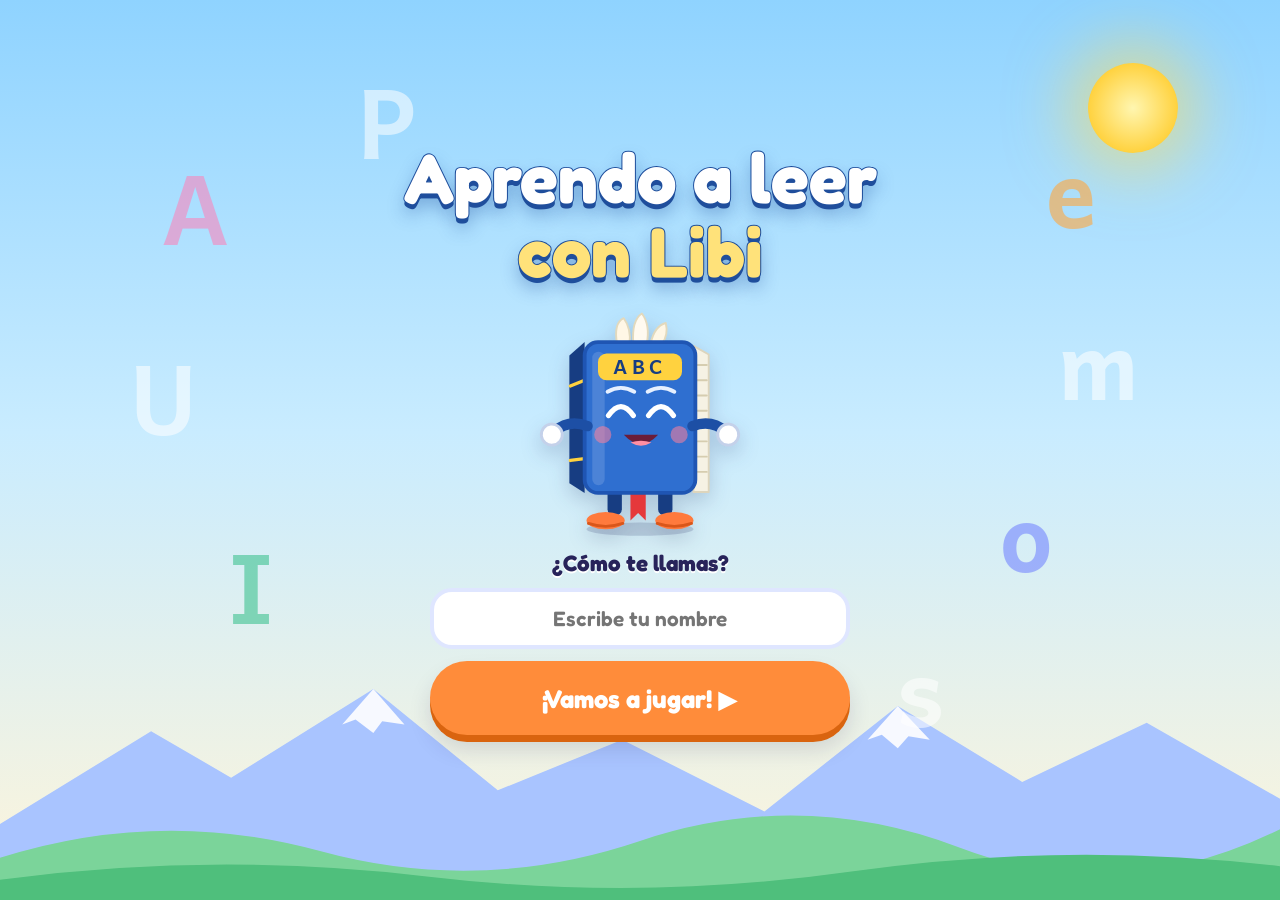
<file: actividades/fonetica/ejemplo1.html>
<!DOCTYPE html>
<html lang="es">
<head>
  <meta charset="utf-8">
  <meta name="viewport" content="width=device-width, initial-scale=1, viewport-fit=cover">
  <meta name="theme-color" content="#1f4e9c">
  <meta name="description" content="Juego educativo para aprender los sonidos de las letras en español, de Inicial a 3º EGB, con Libi el libro viajero.">
  <title>Aprendo a leer con Libi</title>
  <link rel="icon" href="data:image/svg+xml,%3Csvg xmlns='http://www.w3.org/2000/svg' viewBox='0 0 100 100'%3E%3Ctext y='.9em' font-size='90'%3E%F0%9F%93%98%3C/text%3E%3C/svg%3E">
  <link rel="stylesheet" href="css/styles.css">
</head>
<body data-pantalla="bienvenida">

  <!-- Fondo: cielo andino, nubes y volcán -->
  <div class="fondo" aria-hidden="true">
    <div class="sol"></div>
    <div class="nube n1"></div><div class="nube n2"></div><div class="nube n3"></div>
    <svg class="montes" viewBox="0 0 1440 320" preserveAspectRatio="none" xmlns="http://www.w3.org/2000/svg">
      <path d="M0 230 L170 120 L260 175 L420 70 L560 190 L700 130 L860 215 L1010 90 L1150 180 L1290 110 L1440 200 L1440 320 L0 320Z" fill="#a9c4ff"/>
      <path d="M420 70 L455 112 L430 108 L420 122 L400 106 L385 112Z" fill="#fff" opacity=".9"/>
      <path d="M1010 90 L1046 130 L1022 126 L1010 140 L992 124 L976 130Z" fill="#fff" opacity=".9"/>
      <path d="M0 270 Q180 210 360 262 T720 250 T1080 258 T1440 236 L1440 320 L0 320Z" fill="#7bd49a"/>
      <path d="M0 296 Q240 262 480 292 T960 286 T1440 280 L1440 320 L0 320Z" fill="#4fbf7c"/>
    </svg>
  </div>

  <header id="barra" hidden>
    <button id="btn-inicio" class="barra-btn" type="button" aria-label="Inicio">🏠</button>
    <div id="titulo-barra">Aprendo a leer con Libi</div>
    <button id="contador-estrellas" class="chip-estrellas" type="button" aria-label="Mis estrellas">⭐ <b id="n-estrellas">0</b></button>
    <button id="btn-medallas" class="barra-btn" type="button" aria-label="Mis medallas">🏅</button>
    <button id="btn-ajustes" class="barra-btn" type="button" aria-label="Ajustes">⚙️</button>
  </header>

  <main id="pantalla" tabindex="-1"></main>

  <div id="libi-fijo"></div>
  <div id="modales"></div>

  <noscript><p style="padding:24px;font:600 20px sans-serif">Esta aplicación necesita JavaScript para funcionar.</p></noscript>

  <!-- Librerías (incluidas en /lib para que funcione sin internet) -->
  <script src="lib/gsap.min.js"></script>
  <script src="lib/confetti.min.js"></script>
  <script src="lib/Sortable.min.js"></script>

  <!-- Aplicación -->
  <script src="js/datos.js"></script>
  <script src="js/frases.js"></script>
  <script src="js/audio-voces.js"></script>
  <script src="js/audio.js"></script>
  <script src="js/estado.js"></script>
  <script src="js/libi.js"></script>
  <script src="js/ui.js"></script>
  <script src="js/juegos.js"></script>
  <script src="js/app.js"></script>
</body>
</html>
</file>
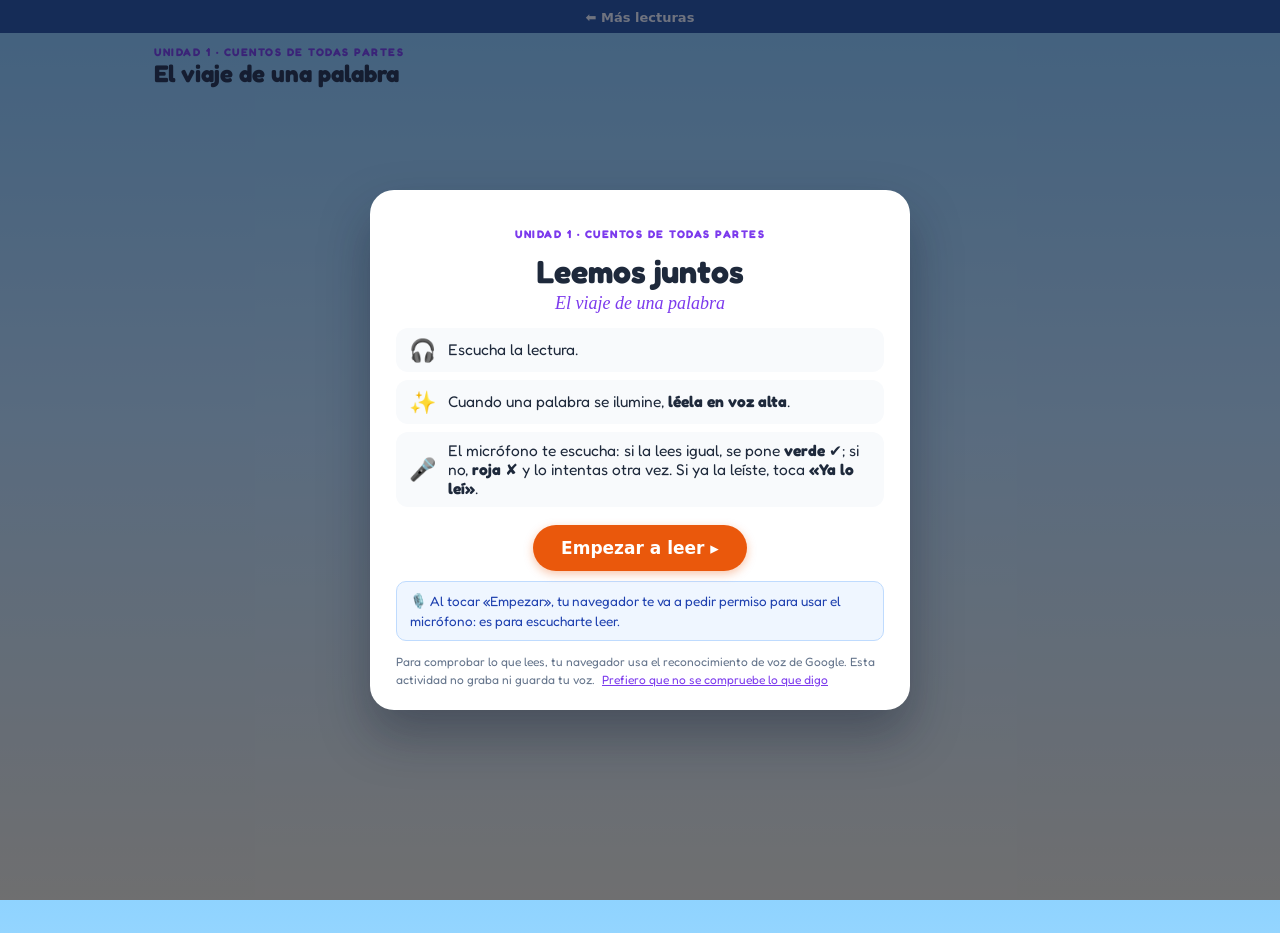
<file: actividades/leemos-juntos/ejemplo2.html>
<!DOCTYPE html>
<html lang="es">
<head>
<meta charset="utf-8">
<meta name="viewport" content="width=device-width, initial-scale=1, viewport-fit=cover">
<title>Leemos juntos · otra lectura</title>
<link rel="stylesheet" href="motor/estilos.css?v=11">
</head>
<body>
<div style="text-align:center;background:#1f4e9c;padding:6px 10px;"><a href="index.html" style="color:#fff;font:600 13px/1.3 system-ui,sans-serif;text-decoration:none;">⬅ Más lecturas</a></div>

<!--
  OTRA PÁGINA, OTRA LECTURA. Es el mismo motor; solo cambia qué lectura se muestra.

  Aquí los archivos de la lectura se incluyen con <script>. Si no se incluyen,
  el motor los busca solo en data-base + <id>/ (como hace index.html).
-->
<div id="lector" data-lectura="el-viaje-de-una-palabra"></div>

<script src="motor/lecturas.js?v=11"></script>
<script src="lecturas/_comun/voces.js"></script>
<script src="lecturas/_comun/texto.js"></script>
<script src="lecturas/_comun/audio.js"></script>
<script src="lecturas/el-viaje-de-una-palabra/texto.js"></script>
<script src="lecturas/el-viaje-de-una-palabra/audio.js"></script>

<script src="motor/escucha.js?v=11"></script>
<script src="motor/escena.js?v=11"></script>
<script src="motor/lector.js?v=11"></script>
<script>Lector.montar('#lector');</script>
</body>
</html>
</file>
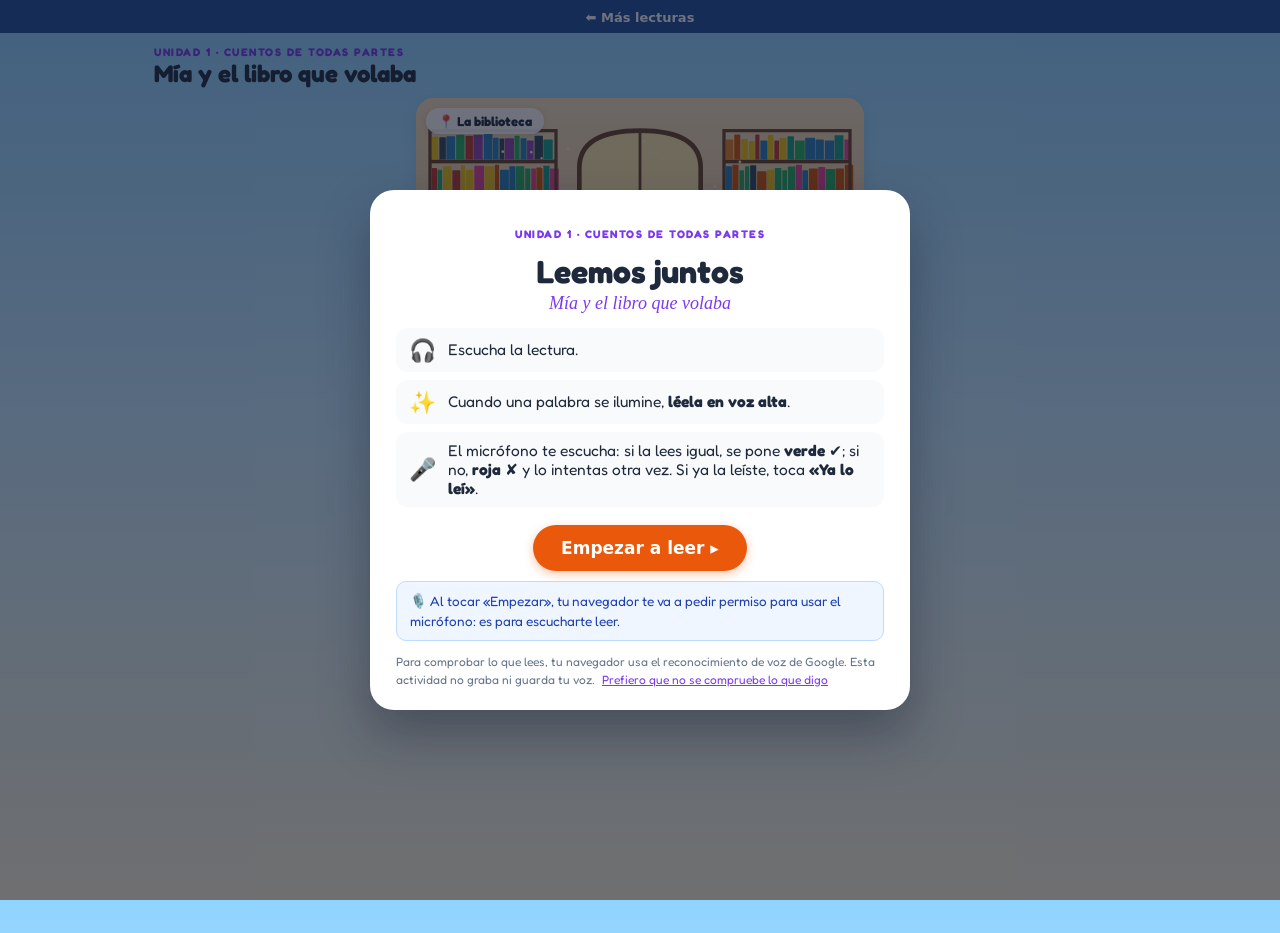
<file: actividades/leemos-juntos/ejemplo3.html>
<!DOCTYPE html>
<html lang="es">
<head>
<meta charset="utf-8">
<meta name="viewport" content="width=device-width, initial-scale=1, viewport-fit=cover">
<title>Leemos juntos</title>
<link rel="stylesheet" href="motor/estilos.css?v=11">
</head>
<body>
<div style="text-align:center;background:#1f4e9c;padding:6px 10px;"><a href="index.html" style="color:#fff;font:600 13px/1.3 system-ui,sans-serif;text-decoration:none;">⬅ Más lecturas</a></div>

<!-- Aquí se monta la lectura. Para mostrar otra, basta cambiar data-lectura. -->
<div id="lector" data-lectura="mia-y-el-libro" data-base="lecturas/"></div>

<script src="motor/lecturas.js?v=11"></script>
<script src="motor/escucha.js?v=11"></script>
<script src="motor/escena.js?v=11"></script>
<script src="motor/lector.js?v=11"></script>
<script>Lector.montar('#lector');</script>
</body>
</html>
</file>
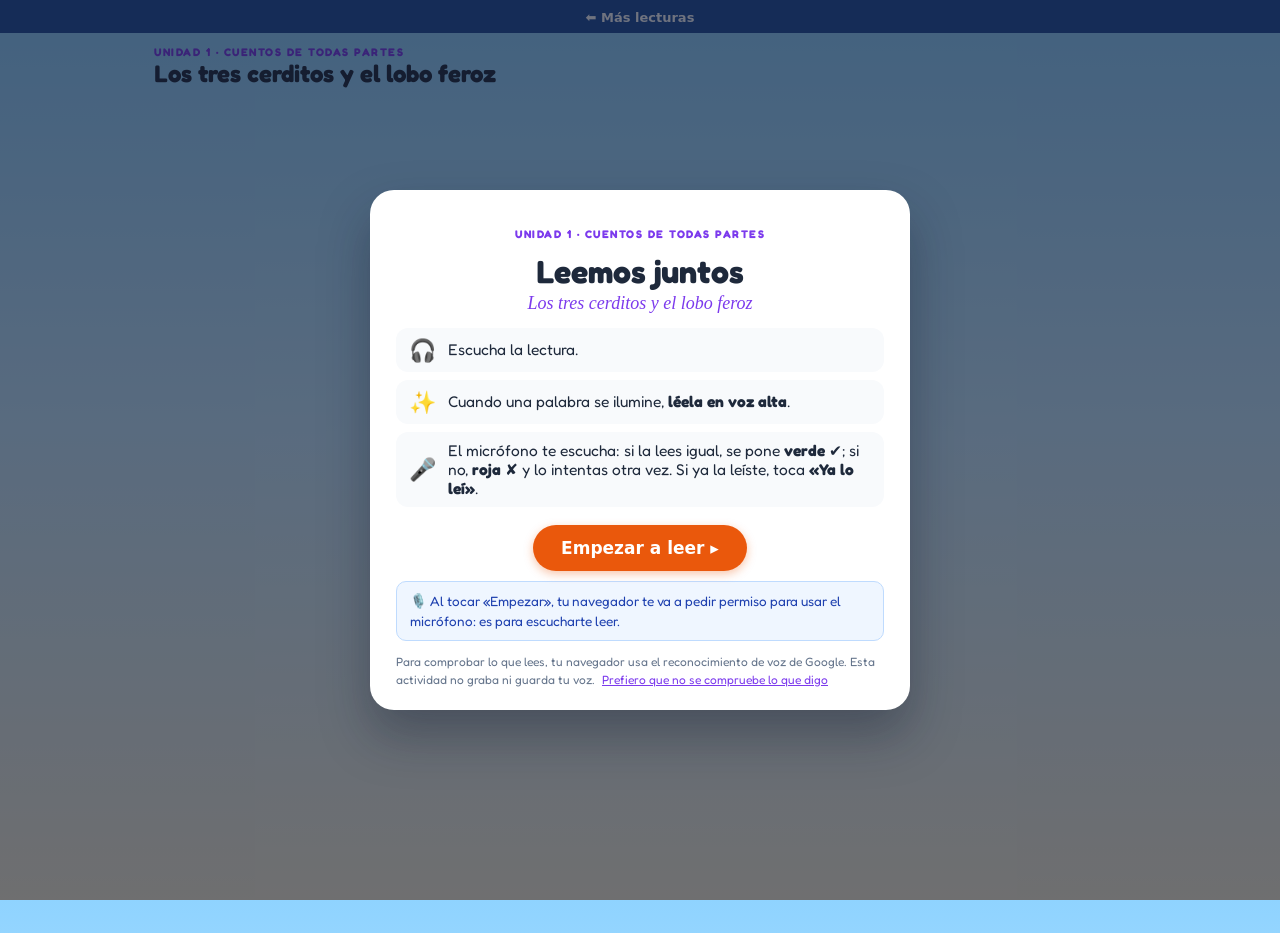
<file: actividades/leemos-juntos/pruba.html>
<!DOCTYPE html>
<html lang="es">
<head>
<meta charset="utf-8">
<meta name="viewport" content="width=device-width, initial-scale=1, viewport-fit=cover">
<title>Los tres cerditos</title>
<link rel="stylesheet" href="motor/estilos.css?v=11">
</head>
<body>
<div style="text-align:center;background:#1f4e9c;padding:6px 10px;"><a href="index.html" style="color:#fff;font:600 13px/1.3 system-ui,sans-serif;text-decoration:none;">⬅ Más lecturas</a></div>

<!-- Aquí se monta la lectura. Para mostrar otra, basta cambiar data-lectura. -->
<div id="lector" data-lectura="los-tres-cerditos" data-base="lecturas/"></div>

<script src="motor/lecturas.js?v=11"></script>
<script src="motor/escucha.js?v=11"></script>
<script src="motor/escena.js?v=11"></script>
<script src="motor/lector.js?v=11"></script>
<script>Lector.montar('#lector');</script>
</body>
</html>
</file>
<file: actividades/cuentos/css/cuentos.css>
/* Cuentacuentos — estilos propios de la actividad (no se comparten con las de matemáticas).
   ============ Tema (cambiar aquí para adaptar a la marca de la editorial) ============ */
:root {
  --azul-900: #0a3d7a;
  --azul-700: #0f5cb8;
  --azul-500: #2b8cf0;
  --azul-200: #bcd8f8;
  --azul-100: #e7f1fd;
  --verde: #2fbf71;
  --verde-sombra: #1d8f52;
  --naranja: #ff9f1c;
  --naranja-sombra: #c97800;
  --gris: #8aa0ba;
  --gris-sombra: #61778f;
  --texto: #0e2a4d;
  --fuente: "Fredoka", "Baloo 2", "Trebuchet MS", "Segoe UI", system-ui, sans-serif;
}

*, *::before, *::after { box-sizing: border-box; }
[hidden] { display: none !important; }

html, body { margin: 0; min-height: 100%; }

body {
  font-family: var(--fuente);
  color: var(--texto);
  -webkit-tap-highlight-color: transparent;
}

/* Mismo "cielo andino" del resto de la plataforma (hub y Fonética), para
   que esta actividad se sienta parte de un solo sitio y no una pieza suelta. */
.app {
  position: relative;
  width: 100%;
  min-height: 100vh;
  min-height: 100dvh;
  background: linear-gradient(#8fd3ff 0%, #c9ecff 48%, #fff5da 100%);
  display: flex;
  flex-direction: column;
}

/* ============ Barra superior ============ */
.barra {
  display: flex; align-items: center; gap: 10px;
  padding: 10px 14px; background: #fff; border-bottom: 4px solid var(--azul-700);
}
.logo { display: block; height: 38px; width: auto; flex: none; margin-right: auto; }

.pildora {
  display: flex; align-items: center; gap: 8px; min-width: 0;
  padding: 5px 14px 5px 5px; border-radius: 99px;
  background: var(--verde); color: #fff; box-shadow: 0 3px 0 var(--verde-sombra);
}
.pildora-icono {
  flex: none; width: 30px; height: 30px; border-radius: 50%;
  display: grid; place-items: center; background: #fff; font-size: 1.1rem; line-height: 1;
}
.pildora-texto { display: flex; flex-direction: column; line-height: 1.1; min-width: 0; }
.pildora-texto strong { font-size: .95rem; white-space: nowrap; }
.pildora-texto small { font-size: .72rem; opacity: .92; white-space: nowrap; }
@media (max-width: 479px) {
  .barra:not([data-pantalla="pBiblioteca"]) .pildora { display: none; }
}

.btn-icono {
  font: inherit; font-size: 1.3rem; width: 44px; height: 44px; border-radius: 50%;
  border: 0; cursor: pointer; flex: none; background: var(--azul-100); color: var(--azul-900);
}
.btn-icono:active { transform: scale(.94); }

/* ============ Pantallas ============ */
.pantalla { flex: 1; padding: 12px 14px 22px; display: flex; flex-direction: column; gap: 10px; min-height: 0; }

.tarjeta {
  background: #fff; border-radius: 18px; padding: 14px 16px;
  box-shadow: 0 2px 0 var(--azul-200), 0 6px 14px rgba(10, 61, 122, .08);
}
.tarjeta h2 { margin: 0 0 8px; font-size: 1.15rem; color: var(--azul-900); }
.tarjeta p { margin: 0; line-height: 1.35; }

.mascota-fila { display: flex; align-items: center; gap: 10px; }
.mascota {
  flex: none; width: 56px; height: 56px; border-radius: 50%;
  background: #fff; border: 3px solid var(--azul-700);
  display: grid; place-items: center; font-size: 2rem;
}
.globo {
  position: relative; flex: 1; min-height: 52px;
  background: #fff; border: 2px solid var(--azul-500); border-radius: 16px;
  padding: 8px 12px; font-size: 1rem; line-height: 1.25; font-weight: 500;
  display: flex; align-items: center;
}
.globo::before {
  content: ""; position: absolute; left: -9px; top: 50%; width: 14px; height: 14px;
  background: #fff; border-left: 2px solid var(--azul-500); border-bottom: 2px solid var(--azul-500);
  transform: translateY(-50%) rotate(45deg);
}

.btn {
  font: inherit; font-weight: 600; font-size: 1rem; color: #fff;
  border: 0; border-radius: 14px; padding: 12px 16px; cursor: pointer;
  box-shadow: 0 4px 0 var(--sombra, rgba(0,0,0,.25));
  transition: transform .08s, box-shadow .08s, opacity .2s;
}
.btn:active:not([disabled]) { transform: translateY(3px); box-shadow: 0 1px 0 var(--sombra, rgba(0,0,0,.25)); }
.btn.grande { font-size: 1.15rem; padding: 14px 20px; }
.btn-verde { background: var(--verde); --sombra: var(--verde-sombra); }
.btn-azul  { background: var(--azul-500); --sombra: var(--azul-900); }

/* ============ Biblioteca de cuentos ============ */
.estanteria { display: grid; grid-template-columns: repeat(auto-fill, minmax(min(100%, 300px), 1fr)); gap: 14px; }

.tarjeta-cuento {
  font: inherit; color: inherit; text-align: left; cursor: pointer; padding: 0; overflow: hidden;
  background: #fff; border: 0; border-radius: 20px;
  box-shadow: 0 3px 0 var(--azul-200), 0 8px 16px rgba(10, 61, 122, .12);
  display: flex; flex-direction: column;
  transition: transform .12s, box-shadow .12s;
}
.tarjeta-cuento:hover { transform: translateY(-2px); }
.tarjeta-cuento:active { transform: translateY(2px); box-shadow: 0 1px 0 var(--azul-200); }
.portada { position: relative; aspect-ratio: 16 / 10; background: linear-gradient(#8ed6ff, #d9f3ff); overflow: hidden; }
.portada img { width: 100%; height: 100%; object-fit: cover; display: block; }
.portada .boton-escuchar {
  position: absolute; left: 10px; top: 10px;
  background: var(--verde); color: #fff; font-weight: 700; padding: 6px 14px 6px 12px; border-radius: 99px;
  box-shadow: 0 3px 0 var(--verde-sombra);
}
.tarjeta-info { padding: 10px 14px 14px; display: flex; flex-direction: column; gap: 4px; }
.tarjeta-info strong { font-size: 1.25rem; color: var(--azul-900); line-height: 1.15; }
.tarjeta-info .autor { font-size: .85rem; color: var(--gris-sombra); }
.tarjeta-info .resumen { font-size: .92rem; line-height: 1.3; margin-top: 2px; }
.tarjeta-info .datos { display: flex; align-items: center; justify-content: space-between; gap: 8px; margin-top: 6px; font-size: .82rem; color: var(--gris-sombra); }
.caras { display: flex; }
.cara {
  width: 30px; height: 30px; border-radius: 50%; display: grid; place-items: center; font-size: 1rem;
  border: 2px solid var(--pc, var(--azul-500)); background: #fff; margin-left: -6px;
}
.cara:first-child { margin-left: 0; }

/* ============ Lector ============ */
/* En modo lector la página mide exactamente el alto de la pantalla: el texto se desplaza por dentro
   y los controles quedan siempre a la vista. */
.app.modo-lector { height: 100vh; height: 100dvh; overflow: hidden; }
#pCuento { gap: 8px; padding-bottom: 12px; }

.cuento-cab { display: flex; align-items: baseline; justify-content: space-between; gap: 10px; }
.cuento-cab strong { font-size: 1.2rem; color: var(--azul-900); line-height: 1.15; }
.cuento-cab small { flex: none; color: var(--gris-sombra); font-size: .85rem; font-weight: 500; }

.puntos { display: flex; gap: 6px; justify-content: center; }
.punto {
  flex: 1; max-width: 46px; height: 10px; padding: 0; border: 0; border-radius: 99px; cursor: pointer;
  background: #cfdff3; transition: background .2s, transform .2s;
}
.punto.hecha { background: var(--azul-500); }
.punto.actual { background: var(--verde); transform: scaleY(1.4); }

.ilustracion {
  position: relative; flex: none; aspect-ratio: 16 / 10; width: 100%; max-height: 34vh; margin: 0 auto;
  border-radius: 20px; overflow: hidden; background: #dbe9f8;
  box-shadow: 0 3px 0 var(--azul-200), 0 8px 16px rgba(10, 61, 122, .14);
}
.ilustracion img { width: 100%; height: 100%; object-fit: cover; display: block; }
.ilustracion-vacia {
  position: absolute; inset: 0; display: flex; align-items: center; justify-content: center; gap: 10px;
  font-size: 4rem; background: linear-gradient(#8ed6ff, #d9f3ff);
}
.flecha {
  position: absolute; top: 50%; transform: translateY(-50%);
  width: 44px; height: 44px; border-radius: 50%; border: 0; cursor: pointer;
  font: inherit; font-size: 1.8rem; line-height: 1; padding: 0 0 4px;
  background: rgba(255, 255, 255, .85); color: var(--azul-900); box-shadow: 0 2px 6px rgba(0, 0, 0, .25);
}
.flecha.izq { left: 8px; }
.flecha.der { right: 8px; }
.flecha:active { transform: translateY(-50%) scale(.92); }
.flecha[disabled] { opacity: .3; cursor: default; }

/* Texto del cuento: una línea por intervención, con la cara y el color de su personaje */
.texto {
  position: relative; flex: 1; min-height: 120px; overflow-y: auto; overscroll-behavior: contain;
  display: flex; flex-direction: column; gap: 8px; padding: 2px 2px 6px;
  --tam: 1;
}
.linea { display: flex; align-items: flex-start; gap: 8px; cursor: pointer; transition: opacity .25s; }
.linea .cara {
  flex: none; width: 40px; height: 40px; margin: 0; font-size: 1.3rem;
  background: color-mix(in srgb, var(--pc) 16%, #fff);
}
.burbuja {
  position: relative; flex: 1; min-width: 0; padding: 6px 12px 8px;
  background: #fff; border: 3px solid var(--pc); border-radius: 18px;
  transition: box-shadow .2s, background .2s;
}
.burbuja .nombre { display: block; font-size: .72rem; font-weight: 600; letter-spacing: .03em; text-transform: uppercase; color: var(--pc); line-height: 1.1; }
.oracion { margin: 2px 0 0; font-size: calc(1.2rem * var(--tam)); line-height: 1.55; font-weight: 500; }

/* El narrador va en una tarjeta suave, sin globo */
.linea.narra .burbuja { background: #eef5ff; border-color: var(--azul-200); }
.linea.narra .burbuja .nombre { color: var(--gris-sombra); }

/* La línea que se está leyendo se destaca; las demás se atenúan un poco mientras suena */
.linea.activa .burbuja {
  box-shadow: 0 0 0 5px color-mix(in srgb, var(--pc) 28%, transparent);
  background: color-mix(in srgb, var(--pc) 7%, #fff);
}
.linea.narra.activa .burbuja { background: #e1eeff; box-shadow: 0 0 0 5px rgba(43, 140, 240, .22); }
.texto.leyendo .linea:not(.activa) { opacity: .62; }

/* La palabra que se está diciendo se resalta; las que ya se dijeron cambian de color */
.palabra {
  display: inline-block; padding: 0 .12em; margin: 0 -.02em; border-radius: .36em; cursor: pointer;
  transition: background .1s, color .1s, transform .1s;
}
.palabra.dicha { color: var(--pc-osc, var(--pc)); }
.palabra.activa {
  background: var(--pc); color: #fff; transform: scale(1.1);
  box-shadow: 0 2px 0 rgba(0, 0, 0, .18);
}
@supports (color: color-mix(in srgb, red 50%, black)) {
  .linea { --pc-osc: color-mix(in srgb, var(--pc) 72%, #000); }
}

/* ============ Controles ============ */
.controles {
  flex: none; display: flex; align-items: center; justify-content: space-between; gap: 8px;
  background: #fff; border-radius: 22px; padding: 8px 12px;
  box-shadow: 0 3px 0 var(--azul-200), 0 8px 16px rgba(10, 61, 122, .12);
}
.btn-ctl {
  font: inherit; font-weight: 700; font-size: 1.05rem; min-width: 48px; height: 48px; padding: 0 10px;
  border: 0; border-radius: 14px; cursor: pointer; background: var(--azul-100); color: var(--azul-900);
}
.btn-ctl:active { transform: scale(.94); }
.btn-play {
  font: inherit; font-size: 1.7rem; line-height: 1; width: 68px; height: 68px; border-radius: 50%;
  border: 0; cursor: pointer; color: #fff; background: var(--verde);
  box-shadow: 0 5px 0 var(--verde-sombra); padding: 0 0 0 4px; transition: transform .08s, box-shadow .08s;
}
.btn-play[aria-pressed="true"] { padding: 0; }
.btn-play:active { transform: translateY(3px); box-shadow: 0 2px 0 var(--verde-sombra); }

/* ============ Fin del cuento ============ */
.fin { text-align: center; display: flex; flex-direction: column; gap: 10px; align-items: center; padding: 22px 16px; }
.fin-emoji { font-size: 4rem; line-height: 1; }
.fin h2 { font-size: 1.7rem; margin: 0; }
.acciones-fin { display: flex; flex-direction: column; gap: 10px; width: 100%; margin-top: 8px; }

/* ============ Avisos ============ */
.aviso {
  position: absolute; left: 14px; right: 14px; bottom: 104px; z-index: 20;
  background: var(--azul-900); color: #fff; padding: 10px 14px; border-radius: 14px; text-align: center;
  font-size: .95rem; box-shadow: 0 6px 16px rgba(0, 0, 0, .3);
}

/* ============ Accesibilidad ============ */
button:focus-visible, .texto:focus-visible { outline: 4px solid var(--naranja); outline-offset: 2px; }

@media (prefers-reduced-motion: reduce) {
  *, *::before, *::after { animation: none !important; transition-duration: .01ms !important; transition-delay: 0ms !important; }
}

/* ============ Pantallas anchas (computador, pizarra digital): se usa todo el ancho ============ */
@media (min-width: 760px) {
  .barra { padding: 10px 24px; }
  .logo { height: 46px; }
  .pantalla { padding: 16px 24px 24px; gap: 14px; }

  /* Lector: la ilustración a la izquierda y el texto a la derecha, controles abajo en toda la fila */
  #pCuento {
    display: grid; gap: 10px 24px; padding-bottom: 16px;
    grid-template-columns: minmax(0, 1.25fr) minmax(0, 1fr);
    grid-template-rows: auto auto minmax(0, 1fr) auto;
    grid-template-areas: "cab cab" "puntos puntos" "ilu texto" "ctl ctl";
  }
  #pCuento .cuento-cab { grid-area: cab; }
  #pCuento .puntos { grid-area: puntos; }
  #pCuento .puntos .punto { max-width: none; }
  #pCuento .ilustracion { grid-area: ilu; aspect-ratio: auto; max-height: none; height: 100%; min-height: 0; }
  #pCuento .texto { grid-area: texto; min-height: 0; gap: 12px; padding-right: 6px; }
  #pCuento .controles { grid-area: ctl; width: min(100%, 720px); margin: 0 auto; }
  .cuento-cab strong { font-size: 1.5rem; }
  .oracion { font-size: calc(clamp(1.3rem, 1.1rem + .9vw, 1.9rem) * var(--tam)); }
  .linea .cara { width: 48px; height: 48px; font-size: 1.6rem; }
  .aviso { left: 50%; right: auto; width: min(90%, 480px); transform: translateX(-50%); }

  .fin { padding: 36px 24px; }
  .acciones-fin { flex-direction: row; justify-content: center; }
  .acciones-fin .btn { flex: 0 1 280px; }
  #pFin .tarjeta.fin { width: min(100%, 640px); margin: auto; }
}
@media (min-width: 760px) and (max-height: 600px) {
  #pCuento { grid-template-columns: minmax(0, 1fr) minmax(0, 1.2fr); }
}

@media (max-width: 380px) {
  .logo { height: 34px; }
  .pildora-texto small { display: none; }
  .oracion { font-size: calc(1.1rem * var(--tam)); }
}
</file>
<file: actividades/fonetica/css/styles.css>
/* =====================================================================
   Aprendo a leer con Libi (PROLIPA) — estilos
   ===================================================================== */
@font-face { font-family: 'Fredoka'; font-weight: 400; font-display: swap; src: url('../lib/fonts/fredoka-latin-400-normal.woff2') format('woff2'); }
@font-face { font-family: 'Fredoka'; font-weight: 600; font-display: swap; src: url('../lib/fonts/fredoka-latin-600-normal.woff2') format('woff2'); }
@font-face { font-family: 'Fredoka'; font-weight: 700; font-display: swap; src: url('../lib/fonts/fredoka-latin-700-normal.woff2') format('woff2'); }
@font-face { font-family: 'Andika'; font-weight: 400; font-display: swap; src: url('../lib/fonts/andika-latin-400-normal.woff2') format('woff2'); }
@font-face { font-family: 'Andika'; font-weight: 700; font-display: swap; src: url('../lib/fonts/andika-latin-700-normal.woff2') format('woff2'); }

:root {
  --ink: #27235a;
  --ink2: #5d5a8f;
  --linea: #dfe6ff;
  --c: #6b7cff;          /* color del grado actual */
  --cd: #3a4bd8;         /* versión oscura */
  --verde: #3ec28f;
  --verde-d: #15935f;
  --marca: #1f4e9c;      /* azul PROLIPA */
  --rojo: #ff6b6b;
  --amarillo: #ffd23f;
  --fuente: 'Fredoka', 'Baloo 2', 'Segoe UI Rounded', 'Comic Sans MS', system-ui, sans-serif;
  --letras: 'Andika', 'Fredoka', 'Comic Sans MS', system-ui, sans-serif;
  --sombra: 0 6px 0 rgba(39, 35, 90, .10), 0 16px 30px rgba(39, 35, 90, .14);
}

* { box-sizing: border-box; -webkit-tap-highlight-color: transparent; }
[hidden] { display: none !important; }
html, body { margin: 0; min-height: 100%; }
body {
  font-family: var(--fuente);
  color: var(--ink);
  font-size: 18px;
  background: #cdeeff;
  overflow-x: hidden;
  -webkit-font-smoothing: antialiased;
}
button { font: inherit; color: inherit; cursor: pointer; border: 0; background: none; touch-action: manipulation; }
button:disabled { cursor: default; }
:focus-visible { outline: 4px solid #ffb703; outline-offset: 3px; border-radius: 12px; }
h1, h2, h3, p { margin: 0; }

/* ---------------- Fondo ---------------- */
.fondo { position: fixed; inset: 0; z-index: -1; background: linear-gradient(#8fd3ff 0%, #c9ecff 48%, #fff5da 100%); overflow: hidden; }
.fondo .sol { position: absolute; top: 7vh; right: 8vw; width: 90px; height: 90px; border-radius: 50%; background: radial-gradient(#fff6b0, #ffd23f 70%); box-shadow: 0 0 60px 20px rgba(255, 220, 90, .55); }
.fondo .nube { position: absolute; height: 46px; width: 140px; background: #fff; border-radius: 50px; opacity: .9; animation: nube 60s linear infinite; }
.fondo .nube::before, .fondo .nube::after { content: ''; position: absolute; background: #fff; border-radius: 50%; }
.fondo .nube::before { width: 64px; height: 64px; top: -30px; left: 22px; }
.fondo .nube::after { width: 48px; height: 48px; top: -20px; left: 72px; }
.nube.n1 { top: 12vh; left: -160px; }
.nube.n2 { top: 26vh; left: -160px; animation-duration: 90s; animation-delay: -30s; transform: scale(.7); }
.nube.n3 { top: 6vh; left: -160px; animation-duration: 75s; animation-delay: -55s; transform: scale(.55); }
@keyframes nube { to { translate: calc(100vw + 340px) 0; } }
.fondo .montes { position: absolute; left: 0; right: 0; bottom: 0; width: 100%; height: 30vh; min-height: 160px; }

/* ---------------- Barra superior ---------------- */
#barra {
  position: sticky; top: 0; z-index: 20;
  display: flex; align-items: center; gap: 10px;
  padding: 10px 14px;
  background: rgba(255, 255, 255, .86);
  backdrop-filter: blur(8px);
  border-bottom: 4px solid rgba(255, 255, 255, .9);
  box-shadow: 0 6px 20px rgba(39, 35, 90, .10);
}
#titulo-barra { flex: 1; font-weight: 700; font-size: 1.15rem; white-space: nowrap; overflow: hidden; text-overflow: ellipsis; }
.barra-btn { width: 48px; height: 48px; border-radius: 50%; background: #fff; font-size: 1.5rem; box-shadow: 0 4px 0 var(--linea); transition: transform .12s; }
.barra-btn:hover { transform: translateY(-2px); }
.barra-btn:active { transform: translateY(2px); box-shadow: 0 1px 0 var(--linea); }
.chip-estrellas { display: flex; align-items: center; gap: 6px; padding: 8px 16px; border-radius: 999px; background: linear-gradient(#ffe27a, #ffc83d); font-size: 1.35rem; font-weight: 700; box-shadow: 0 4px 0 #e0a21c; }
.chip-estrellas b { min-width: 1.2ch; text-align: center; }

/* ---------------- Contenedor de pantallas ---------------- */
#pantalla { max-width: 1120px; margin: 0 auto; padding: 18px 16px 210px; outline: none; }
body[data-pantalla="bienvenida"] #pantalla { padding: 8px 16px 12px; }
body[data-pantalla="bienvenida"] #libi-fijo { display: none; }

/* ---------------- Botones ---------------- */
.btn-grande {
  display: inline-flex; align-items: center; justify-content: center; gap: 8px;
  padding: 14px 30px; min-height: 64px;
  border-radius: 999px; font-weight: 700; font-size: 1.3rem; color: #fff;
  background: var(--c); box-shadow: 0 7px 0 var(--cd), 0 14px 22px rgba(39, 35, 90, .15);
  transition: transform .12s, box-shadow .12s, filter .2s;
}
.btn-grande:hover:not(:disabled) { transform: translateY(-2px); filter: brightness(1.05); }
.btn-grande:active:not(:disabled) { transform: translateY(5px); box-shadow: 0 2px 0 var(--cd); }
.btn-grande:disabled { filter: grayscale(.8) opacity(.55); box-shadow: 0 5px 0 rgba(0, 0, 0, .15); }
.btn-grande.verde { background: var(--verde); box-shadow: 0 7px 0 var(--verde-d), 0 14px 22px rgba(39, 35, 90, .15); }
.btn-grande.verde:active:not(:disabled) { box-shadow: 0 2px 0 var(--verde-d); }
.btn-grande.pulsa { animation: pulsa 1s ease-in-out infinite; }
.btn-chico {
  padding: 10px 20px; min-height: 48px; border-radius: 999px; font-weight: 600; font-size: 1.05rem;
  background: #fff; border: 3px solid var(--linea); box-shadow: 0 4px 0 var(--linea); transition: transform .12s;
}
.btn-chico:hover { transform: translateY(-2px); }
.btn-chico:active { transform: translateY(3px); box-shadow: 0 1px 0 var(--linea); }
.btn-chico.on { background: var(--c); color: #fff; border-color: var(--cd); box-shadow: 0 4px 0 var(--cd); }
.btn-chico.peligro { color: #b3261e; border-color: #ffd0cc; box-shadow: 0 4px 0 #ffd0cc; }
.enlace { text-decoration: underline; color: var(--ink2); font-size: 1rem; padding: 6px; }
.entrada { width: 100%; padding: 14px 18px; font: 600 1.3rem var(--fuente); border: 4px solid var(--linea); border-radius: 22px; background: #fff; color: var(--ink); text-align: center; }
.entrada:focus { border-color: var(--c); outline: none; }

@keyframes pulsa { 50% { transform: scale(1.07); } }
@keyframes boing { 0% { transform: scale(.5); } 60% { transform: scale(1.12); } 100% { transform: scale(1); } }
@keyframes shake { 0%, 100% { translate: 0; } 20% { translate: -10px; } 40% { translate: 10px; } 60% { translate: -8px; } 80% { translate: 8px; } }
@keyframes flota { 50% { transform: translateY(-8px); } }
@keyframes brilla { 50% { box-shadow: 0 0 0 8px rgba(255, 210, 63, .85), 0 6px 0 #e0a21c; } }

/* ---------------- Libi (mascota de PROLIPA) ---------------- */
#libi-fijo { position: fixed; left: 8px; bottom: 4px; z-index: 30; pointer-events: none; }
#libi-fijo .libi { animation: flota 3.6s ease-in-out infinite; }
.libi { position: relative; display: inline-block; }
.libi-cuerpo { display: block; width: clamp(92px, 11vw, 132px); padding: 0; background: none; pointer-events: auto; }
.libi-cuerpo.flota { animation: flota 3.4s ease-in-out infinite; }
.libi-grande .libi-cuerpo { width: clamp(150px, 26vw, 220px); }
.libi-svg { width: 100%; height: auto; display: block; overflow: visible; filter: drop-shadow(0 8px 10px rgba(30, 40, 90, .2)); }

.libi-burbuja {
  position: absolute; left: calc(100% - 6px); bottom: 62%;
  width: max-content; max-width: min(270px, 58vw);
  padding: 12px 16px; background: #fff; color: var(--ink);
  border: 4px solid var(--linea); border-radius: 22px 22px 22px 6px;
  font-weight: 600; font-size: 1.05rem; line-height: 1.3; pointer-events: none;
  box-shadow: 0 8px 20px rgba(39, 35, 90, .16);
}
.libi-burbuja.entra { animation: boing .45s ease-out; transform-origin: left bottom; }

.libi .brazo { transform-box: view-box; transition: transform .25s ease; }
.libi .brazo-i { transform-origin: 55px 130px; }
.libi .brazo-d { transform-origin: 165px 130px; }
.libi .mechon { transform-box: view-box; transform-origin: 110px 44px; }
.libi .ojos-f, .libi .boca-triste { display: none; }
.libi .parpado { transform-box: fill-box; transform-origin: 50% 0; transform: scaleY(0); animation: parpadea 5s infinite; }
.libi .ceja, .libi .pupilas { transform-box: fill-box; transform-origin: center; transition: transform .2s; }
.libi .boca { transform-box: fill-box; transform-origin: 50% 0; transform: scaleY(.55); transition: transform .2s; }
@keyframes parpadea { 0%, 93%, 100% { transform: scaleY(0); } 96% { transform: scaleY(1); } }
@keyframes brazo-i { from { transform: rotate(100deg); } to { transform: rotate(140deg); } }
@keyframes brazo-d { from { transform: rotate(-100deg); } to { transform: rotate(-140deg); } }
@keyframes mechon { from { transform: rotate(-7deg); } to { transform: rotate(7deg); } }
@keyframes habla-boca { from { transform: scaleY(.35); } to { transform: scaleY(1.15); } }

.libi[data-mood="celebra"] .ojos, .libi[data-mood="feliz"] .ojos { display: none; }
.libi[data-mood="celebra"] .ojos-f, .libi[data-mood="feliz"] .ojos-f { display: inline; }
.libi[data-mood="celebra"] .boca { transform: scaleY(1); }
.libi[data-mood="celebra"] .brazo-i { animation: brazo-i .34s ease-in-out infinite alternate; }
.libi[data-mood="celebra"] .brazo-d { animation: brazo-d .34s ease-in-out infinite alternate; }
.libi[data-mood="celebra"] .mechon { animation: mechon .3s ease-in-out infinite alternate; }
.libi[data-mood="feliz"] .brazo-i { transform: rotate(38deg); }
.libi[data-mood="feliz"] .brazo-d { transform: rotate(-38deg); }
.libi[data-mood="ups"] .boca { display: none; }
.libi[data-mood="ups"] .boca-triste { display: inline; }
.libi[data-mood="ups"] .ceja-i { transform: rotate(-16deg) translateY(2px); }
.libi[data-mood="ups"] .ceja-d { transform: rotate(16deg) translateY(2px); }
.libi[data-mood="ups"] .pupilas { transform: translateY(2px); }
.libi[data-mood="piensa"] .pupilas { transform: translate(-3px, -4px); }
body.hablando .libi:not([data-mood="ups"]) .boca { animation: habla-boca .24s ease-in-out infinite alternate; }

/* ---------------- Bienvenida ---------------- */
.bienvenida { position: relative; min-height: calc(100vh - 40px); display: flex; flex-direction: column; align-items: center; justify-content: center; gap: clamp(6px, 2vh, 14px); text-align: center; }
.bienvenida .libi-grande .libi-cuerpo { width: clamp(110px, 24vh, 210px); }
.titulo-app { font-size: clamp(2rem, min(8vw, 9.5vh), 4.4rem); line-height: 1.05; font-weight: 700; color: #fff; text-shadow: 0 5px 0 var(--marca), 0 10px 18px rgba(31, 78, 156, .4); -webkit-text-stroke: 2px var(--marca); paint-order: stroke fill; }
.titulo-app span { color: #ffe27a; }
.bienv-fondo { position: absolute; inset: 0; pointer-events: none; overflow: hidden; }
.bienv-fondo span { position: absolute; font: 700 clamp(3rem, 9vw, 6rem) var(--letras); color: rgba(255, 255, 255, .55); animation: flota 5s ease-in-out infinite; }
.bienv-fondo span:nth-child(1) { left: 6%; top: 14%; color: rgba(255, 126, 182, .55); }
.bienv-fondo span:nth-child(2) { right: 8%; top: 12%; animation-delay: -1s; color: rgba(255, 166, 61, .6); }
.bienv-fondo span:nth-child(3) { left: 12%; top: 58%; animation-delay: -2s; color: rgba(62, 194, 143, .6); }
.bienv-fondo span:nth-child(4) { right: 12%; top: 52%; animation-delay: -3s; color: rgba(107, 124, 255, .55); }
.bienv-fondo span:nth-child(5) { left: 3%; top: 36%; animation-delay: -1.5s; }
.bienv-fondo span:nth-child(6) { right: 4%; top: 32%; animation-delay: -2.5s; }
.bienv-fondo span:nth-child(7) { left: 24%; top: 4%; animation-delay: -.5s; }
.bienv-fondo span:nth-child(8) { right: 22%; top: 70%; animation-delay: -3.5s; }
.bienv-form { position: relative; z-index: 1; width: min(420px, 92vw); display: flex; flex-direction: column; gap: 12px; align-items: stretch; }
.bienv-form .campo { font-weight: 700; font-size: 1.4rem; text-shadow: 0 2px 0 #fff; }
.saludo { font-size: 1.8rem; font-weight: 600; background: rgba(255, 255, 255, .8); border-radius: 22px; padding: 8px 16px; }
.btn-jugar { font-size: 1.6rem; --c: #ff8c3a; --cd: #d9640f; min-height: 74px; }
.aviso-voz { font-size: .95rem; background: rgba(255, 255, 255, .9); border-radius: 16px; padding: 10px 14px; color: var(--ink2); }

/* ---------------- Inicio: grados ---------------- */
.pregunta-grande { text-align: center; font-size: clamp(1.7rem, 5vw, 2.6rem); font-weight: 700; margin: 8px 0 22px; text-shadow: 0 3px 0 rgba(255, 255, 255, .9); }
.grados { display: grid; grid-template-columns: repeat(auto-fit, minmax(235px, 1fr)); gap: 22px; }
.card-grado {
  position: relative; display: flex; flex-direction: column; align-items: center; gap: 4px; text-align: center;
  padding: 22px 18px 18px; color: #fff; border-radius: 34px;
  background: linear-gradient(160deg, var(--c), var(--cd));
  box-shadow: 0 10px 0 var(--cd), 0 22px 34px rgba(39, 35, 90, .22);
  transition: transform .15s, box-shadow .15s;
}
.card-grado:hover { transform: translateY(-5px); }
.card-grado:active { transform: translateY(6px); box-shadow: 0 3px 0 var(--cd); }
.cg-icono { width: 96px; height: 96px; display: grid; place-items: center; font-size: 3.4rem; background: rgba(255, 255, 255, .92); border-radius: 50%; box-shadow: inset 0 -6px 0 rgba(0, 0, 0, .08); margin-bottom: 6px; }
.cg-nombre { font-size: 2.2rem; font-weight: 700; line-height: 1.1; text-shadow: 0 3px 0 rgba(0, 0, 0, .15); }
.cg-edad { background: rgba(255, 255, 255, .28); border-radius: 999px; padding: 2px 14px; font-weight: 600; }
.cg-desc { font-size: 1rem; line-height: 1.3; opacity: .96; min-height: 2.6em; margin-top: 4px; }
.cg-prog { width: 100%; display: flex; flex-direction: column; gap: 4px; margin-top: 8px; font-size: .95rem; }
.barra { display: block; height: 14px; background: rgba(0, 0, 0, .2); border-radius: 99px; overflow: hidden; }
.barra i { display: block; height: 100%; background: linear-gradient(#fff, #ffe27a); border-radius: 99px; transition: width .6s; min-width: 0; }

/* ---------------- Grado: niveles y actividades ---------------- */
.grado-cab { display: flex; align-items: center; gap: 14px; background: rgba(255, 255, 255, .88); border-radius: 28px; padding: 14px 18px; box-shadow: var(--sombra); margin-bottom: 20px; }
.grado-cab > div { flex: 1; min-width: 0; }
.grado-cab h2 { font-size: clamp(1.5rem, 4vw, 2.2rem); color: var(--cd); line-height: 1.1; }
.grado-cab small { font-size: .55em; color: var(--ink2); font-weight: 600; }
.grado-cab p { color: var(--ink2); margin-top: 2px; }
.medalla { font-size: 2.2rem; filter: grayscale(1) opacity(.3); transition: filter .3s; flex: none; }
.medalla.grande { font-size: 3.2rem; }
.medalla.ganada { filter: none; animation: flota 3s ease-in-out infinite; }
.subniveles { display: flex; flex-direction: column; gap: 20px; }
.sub { background: rgba(255, 255, 255, .92); border-radius: 30px; padding: 18px; box-shadow: var(--sombra); border-top: 10px solid var(--c); }
.sub header { display: flex; align-items: center; gap: 14px; margin-bottom: 14px; }
.sub-icono { width: 62px; height: 62px; flex: none; display: grid; place-items: center; font: 700 2rem var(--letras); color: #fff; background: var(--c); border-radius: 20px; box-shadow: 0 5px 0 var(--cd); }
.sub-texto { flex: 1; min-width: 0; }
.sub h3 { font-size: 1.6rem; line-height: 1.1; }
.sub-texto p { color: var(--ink2); font-size: 1rem; margin-top: 2px; }
.acts { display: grid; grid-template-columns: repeat(auto-fit, minmax(190px, 1fr)); gap: 12px; }
.act {
  display: grid; grid-template-columns: auto 1fr; grid-template-areas: 'i t' 'i e'; align-items: center; column-gap: 12px; row-gap: 2px; text-align: left;
  padding: 12px 16px; min-height: 76px; background: #fff; border: 4px solid var(--linea); border-radius: 22px; box-shadow: 0 5px 0 var(--linea);
  transition: transform .12s, border-color .12s;
}
.act:hover { transform: translateY(-3px); border-color: var(--c); }
.act:active { transform: translateY(3px); box-shadow: 0 1px 0 var(--linea); }
.act-icono { grid-area: i; font-size: 2.2rem; }
.act-titulo { grid-area: t; font-weight: 600; font-size: 1.08rem; line-height: 1.15; }
.act-est { grid-area: e; font-size: 1.1rem; letter-spacing: 2px; }
.act-est span:not(.on) { color: #b8bce6; }

/* ---------------- Juego ---------------- */
.juego-top { display: flex; align-items: center; gap: 12px; margin-bottom: 14px; flex-wrap: wrap; }
.juego-titulo { flex: 1; min-width: 160px; font-weight: 700; font-size: 1.25rem; background: rgba(255, 255, 255, .85); padding: 8px 16px; border-radius: 999px; }
.progreso { flex: 0 0 min(300px, 28vw); order: 3; height: 18px; background: rgba(255, 255, 255, .8); border-radius: 99px; overflow: hidden; box-shadow: inset 0 2px 4px rgba(39, 35, 90, .15); }
.progreso i { display: block; height: 100%; width: 0; background: linear-gradient(90deg, var(--c), var(--verde)); border-radius: 99px; transition: width .5s ease; }
.escenario { background: rgba(255, 255, 255, .9); border-radius: 34px; padding: clamp(14px, 3vw, 28px); min-height: 400px; box-shadow: var(--sombra); display: flex; flex-direction: column; justify-content: center; }
.ronda { display: flex; flex-direction: column; align-items: center; gap: 16px; width: 100%; }
.instruccion { text-align: center; font-weight: 700; font-size: clamp(1.3rem, 3.4vw, 1.9rem); line-height: 1.2; }
.visual { position: relative; display: flex; align-items: center; justify-content: center; gap: 18px; flex-wrap: wrap; }
.visual.solo-sonido { padding: 6px 0 14px; }
.visual.solo-sonido .btn-altavoz { width: 120px; height: 120px; font-size: 3.4rem; }
.emoji-grande { font-size: clamp(4.5rem, 12vw, 7rem); line-height: 1; padding: 10px 18px; background: radial-gradient(circle, #fff 55%, #eaf1ff); border-radius: 40px; box-shadow: 0 6px 0 var(--linea); animation: boing .55s ease-out; }
.emoji-gigante { font-size: clamp(6rem, 20vw, 10rem); line-height: 1; animation: boing .55s ease-out; }
.emoji-gigante.suena { animation: pulsa .5s ease-in-out infinite; }
.palabra-texto { font: 700 clamp(2.2rem, 7vw, 3.4rem)/1 var(--letras); }
.pista { font-size: 1.05rem; color: var(--ink2); background: #fff8d9; border-radius: 99px; padding: 4px 16px; }
.btn-altavoz { width: 76px; height: 76px; border-radius: 50%; font-size: 2.2rem; background: linear-gradient(#5db7ff, #2f8cf0); box-shadow: 0 6px 0 #1f6dc4; color: #fff; transition: transform .12s; }
.btn-altavoz:hover { transform: translateY(-2px); }
.btn-altavoz:active { transform: translateY(4px); box-shadow: 0 2px 0 #1f6dc4; }
.btn-altavoz.suena { animation: pulsa .6s ease-in-out infinite; }
.btn-altavoz.mediano { width: 60px; height: 60px; font-size: 1.7rem; }
.btn-altavoz, .btn-grande { color: #fff; }
.btn-altavoz { display: grid; place-items: center; flex: none; }
.ico-altavoz { width: 1em; height: 1em; display: block; }
.btn-grande .ico-altavoz { width: 1.3em; height: 1.3em; }
.btn-altavoz.suena .ico-altavoz { animation: pulsa .6s ease-in-out infinite; }

/* Opciones */
.opciones { display: grid; gap: 16px; width: 100%; max-width: 860px; grid-template-columns: repeat(auto-fit, minmax(150px, 1fr)); }
.opciones.n3 { grid-template-columns: repeat(3, 1fr); }
.opciones.n2 { grid-template-columns: repeat(2, 1fr); }
.opcion {
  display: flex; flex-direction: column; align-items: center; justify-content: center; gap: 4px;
  min-height: 112px; padding: 14px 10px; background: #fff; border: 5px solid var(--linea); border-radius: 30px; box-shadow: 0 7px 0 #cdd7ff;
  transition: transform .12s, background .2s, border-color .2s, opacity .3s;
}
.opcion:hover:not(:disabled) { transform: translateY(-4px); border-color: var(--c); }
.opcion:active:not(:disabled) { transform: translateY(4px); box-shadow: 0 2px 0 #cdd7ff; }
.opcion .graf { font: 700 clamp(3rem, 10vw, 5.2rem)/1 var(--letras); color: var(--cd); }
.opcion .emo { font-size: clamp(3.2rem, 9vw, 4.8rem); line-height: 1.1; }
.opcion .etq { font-weight: 600; font-size: clamp(1.1rem, 2.6vw, 1.5rem); line-height: 1.15; }
.tipo-imagen .opcion { min-height: 150px; }
.tipo-imagen-palabra .opcion .emo { font-size: clamp(2.8rem, 8vw, 4rem); }
.opcion.correcta { background: #d8f8e6; border-color: var(--verde); box-shadow: 0 7px 0 #2aa574; transform: scale(1.06); }
.opcion.incorrecta { background: #ffe5e5; border-color: #ff9d9d; box-shadow: 0 7px 0 #f2b4b4; opacity: .7; animation: shake .45s; }
.opcion.apagada { opacity: .4; }
.pista-brilla { animation: brilla 1s ease-in-out infinite; }

.palabra-hueco { display: flex; gap: 6px; font: 700 clamp(2.4rem, 8vw, 3.8rem)/1.1 var(--letras); align-items: center; }
.palabra-hueco .parte { padding: 2px 4px; }
.hueco { display: inline-grid; place-items: center; min-width: 1.6em; padding: 0 .25em; border: 4px dashed #9aa7ff; border-radius: 16px; color: #9aa7ff; background: #f3f5ff; }
.hueco.lleno { border: 4px solid var(--verde); color: var(--verde-d); background: #d8f8e6; }
.hueco.ancho { min-width: 2.6em; }
.oracion-grande { font: 700 clamp(1.8rem, 5.2vw, 3rem)/1.7 var(--letras); text-align: center; max-width: 900px; }
.oracion-grande .hueco { font-size: .85em; vertical-align: middle; margin: 0 4px; }

/* Constructor */
.ranuras { display: flex; justify-content: center; gap: 12px; flex-wrap: wrap; }
.ranura { min-width: clamp(90px, 20vw, 130px); height: clamp(76px, 14vw, 100px); display: grid; place-items: center; border: 5px dashed #aab6ff; border-radius: 26px; background: rgba(243, 245, 255, .9); transition: background .2s, border-color .2s; }
.ranura.llena { border-style: solid; border-color: var(--verde); background: #e3fbee; }
.bandeja { display: flex; flex-wrap: wrap; justify-content: center; gap: 14px; padding: 16px; width: 100%; max-width: 760px; min-height: 100px; background: rgba(238, 243, 255, .8); border-radius: 28px; }
.ficha { font: 700 clamp(2rem, 7vw, 3rem)/1 var(--letras); padding: 12px 22px; color: #fff; background: var(--c); border-radius: 22px; box-shadow: 0 6px 0 var(--cd); cursor: grab; transition: transform .12s; user-select: none; }
.ficha:hover:not(:disabled) { transform: translateY(-3px); }
.ficha:active:not(:disabled) { transform: translateY(3px); box-shadow: 0 2px 0 var(--cd); }
.ficha.puesta { background: var(--verde); box-shadow: 0 6px 0 var(--verde-d); cursor: default; }
.ficha.mal { animation: shake .45s; background: var(--rojo); box-shadow: 0 6px 0 #c94444; }
.palabra-final { min-height: 3.4rem; font: 700 clamp(2.2rem, 8vw, 3.6rem)/1.1 var(--letras); color: var(--verde-d); display: flex; gap: 6px; align-items: center; }
.palabra-final i { font-style: normal; opacity: .5; }
.sortable-ghost { opacity: .35; }
.sortable-chosen { cursor: grabbing; }

/* Palmas */
.marcas { min-height: 52px; display: flex; gap: 8px; flex-wrap: wrap; justify-content: center; font-size: 2.4rem; }
.palmas-fila { display: flex; justify-content: center; align-items: center; gap: 28px; flex-wrap: wrap; }
.btn-palma { width: clamp(120px, 24vw, 150px); height: clamp(120px, 24vw, 150px); border-radius: 50%; font-size: clamp(3.6rem, 9vw, 4.8rem); background: radial-gradient(circle at 35% 30%, #ffd88a, #ff9f43 70%); box-shadow: 0 12px 0 #d97b1a, 0 22px 30px rgba(39, 35, 90, .22); transition: transform .08s; }
.btn-palma:active:not(:disabled) { transform: translateY(8px); box-shadow: 0 4px 0 #d97b1a; }
.btn-palma:disabled { filter: grayscale(.6); }
.acciones { display: flex; gap: 12px; flex-wrap: wrap; justify-content: center; align-items: center; margin-top: 4px; }

/* Lectura */
.lectura-barra { position: sticky; top: 74px; z-index: 5; display: flex; align-items: center; justify-content: space-between; gap: 10px 16px; flex-wrap: wrap; width: 100%; max-width: 900px; padding: 8px 14px; background: rgba(255, 255, 255, .96); border-radius: 26px; box-shadow: 0 6px 16px rgba(39, 35, 90, .10); }
.lectura-barra .btn-grande { min-height: 52px; padding: 8px 22px; font-size: 1.15rem; }
.lectura-cab { display: flex; align-items: center; gap: 12px; }
.lectura-cab .emo { font-size: 2.6rem; line-height: 1; }
.lectura-cab h2 { font-size: clamp(1.5rem, 4vw, 2.2rem); color: var(--cd); }
.texto-lectura { width: 100%; max-width: 900px; padding: 22px 26px; background: #fff; border: 5px solid #ffe08a; border-radius: 30px; font: 400 clamp(1.7rem, 4.4vw, 2.5rem)/1.95 var(--letras); text-align: left; box-shadow: 0 6px 0 #f3d36b; }
.pal { display: inline-block; padding: 0 6px; margin: 0 -2px; border-radius: 14px; cursor: pointer; transition: background .15s, color .15s, transform .15s; }
.pal:hover { background: #fff3c4; }
.pal.leida { color: var(--cd); }
.pal.activa { background: #ffe066; color: var(--ink); transform: scale(1.1); box-shadow: 0 4px 0 #e6b800; font-weight: 700; }
.texto-lectura.largo { font-size: clamp(1.4rem, 3.3vw, 2.05rem); line-height: 1.85; padding: 18px 22px; }
.ayuda-lectura { color: var(--ink2); font-size: 1rem; }
.ver-texto { align-self: center; }

/* Ordena */
.linea-resp, .banco { display: flex; flex-wrap: wrap; justify-content: center; align-content: center; gap: 12px; width: 100%; max-width: 900px; padding: 14px; border-radius: 26px; }
.linea-resp { min-height: 96px; border: 5px dashed #aab6ff; background: #f6f8ff; }
.banco { min-height: 84px; background: rgba(238, 243, 255, .8); }
.palabra-ficha { font: 700 clamp(1.4rem, 3.8vw, 2.2rem)/1.1 var(--letras); padding: 10px 20px; background: #fff; border: 4px solid var(--c); border-radius: 20px; box-shadow: 0 5px 0 var(--cd); cursor: grab; user-select: none; transition: transform .12s; }
.palabra-ficha:hover { transform: translateY(-3px); }
.palabra-ficha.bien { background: #d8f8e6; border-color: var(--verde); box-shadow: 0 5px 0 var(--verde-d); }
.palabra-ficha.mal { background: #ffe5e5; border-color: var(--rojo); box-shadow: 0 5px 0 #c94444; animation: shake .45s; }
.pista-corta { font-size: .95rem; color: var(--ink2); }

/* ---------------- Fonoteca ---------------- */
.fonoteca { display: flex; flex-direction: column; gap: 18px; width: 100%; }
.fono-grid { display: grid; grid-template-columns: repeat(auto-fit, minmax(96px, 1fr)); gap: 12px; }
.fono-grid.n2, .fono-grid.n3, .fono-grid.n5 { grid-template-columns: repeat(auto-fit, minmax(110px, 1fr)); }
.tile { position: relative; aspect-ratio: 1.15; display: grid; place-items: center; color: #fff; background: linear-gradient(160deg, var(--c), var(--cd)); border-radius: 26px; box-shadow: 0 7px 0 var(--cd); transition: transform .12s, outline-color .12s; outline: 5px solid transparent; }
.tile:hover { transform: translateY(-3px); }
.tile:active { transform: translateY(4px); box-shadow: 0 2px 0 var(--cd); }
.tile.sel { outline-color: #ffd23f; transform: translateY(-3px) scale(1.04); }
.tile-g { font: 700 clamp(2rem, 6vw, 3.4rem)/1 var(--letras); text-shadow: 0 3px 0 rgba(0, 0, 0, .18); }
.tile-g.emoji { font-size: clamp(2.6rem, 7vw, 3.8rem); text-shadow: none; }
.tile-ok { position: absolute; top: 6px; right: 8px; width: 28px; height: 28px; display: none; place-items: center; font-size: .95rem; font-weight: 700; color: #fff; background: var(--verde); border: 3px solid #fff; border-radius: 50%; }
.tile.visto .tile-ok { display: grid; }
.fono-panel { min-height: 250px; background: #fff; border: 5px solid var(--linea); border-radius: 30px; padding: 18px; display: flex; align-items: center; justify-content: center; }
.fono-panel .vacio { color: var(--ink2); font-size: 1.4rem; font-weight: 600; }
.panel-sonido { display: flex; flex-direction: column; align-items: center; gap: 10px; }
.nombre-sonido { font-size: 2rem; font-weight: 700; }
.panel-letra { display: grid; grid-template-columns: auto 1fr; gap: 24px; align-items: center; width: 100%; }
.panel-letra .izq { display: flex; flex-direction: column; align-items: center; gap: 8px; }
.gran-letra { font: 700 clamp(4.5rem, 14vw, 8rem)/1 var(--letras); color: var(--cd); text-shadow: 0 5px 0 rgba(0, 0, 0, .08); animation: boing .5s ease-out; white-space: nowrap; }
.nombre-letra { font-size: 1.1rem; color: var(--ink2); padding: 4px 12px; border-radius: 99px; background: #f1f3ff; }
.nombre-letra b { color: var(--ink); }
.nota { background: #fff2cc; padding: 4px 14px; border-radius: 99px; font-weight: 600; }
.panel-letra .der { display: flex; flex-direction: column; gap: 16px; min-width: 0; }
.silabas, .ejemplos { display: flex; flex-wrap: wrap; gap: 10px; }
.chip-sil { font: 700 clamp(1.8rem, 5vw, 2.6rem)/1 var(--letras); padding: 10px 18px; color: var(--cd); background: #eef1ff; border: 4px solid #cfd7ff; border-radius: 20px; box-shadow: 0 5px 0 #cfd7ff; transition: transform .12s, background .12s; }
.chip-sil:hover { transform: translateY(-2px); }
.chip-sil:active { transform: translateY(3px); box-shadow: 0 1px 0 #cfd7ff; }
.chip-sil.activo, .ej.activo { background: #ffe066; border-color: #e6b800; box-shadow: 0 5px 0 #e6b800; transform: scale(1.1); }
.ej { display: flex; align-items: center; gap: 8px; padding: 6px 16px 6px 10px; background: #fff; border: 4px solid var(--linea); border-radius: 22px; box-shadow: 0 5px 0 var(--linea); transition: transform .12s; }
.ej:hover { transform: translateY(-2px); }
.ej .emo { font-size: 2.4rem; }
.ej .etq { font: 700 1.4rem var(--letras); }
.fono-pie { display: flex; align-items: center; justify-content: space-between; gap: 12px; flex-wrap: wrap; }
.fono-cuenta { font-weight: 600; font-size: 1.15rem; background: #fff; padding: 8px 18px; border-radius: 99px; }

/* ---------------- Medallas ---------------- */
.m-grupo { font-size: 1.5rem; margin: 22px 4px 10px; text-shadow: 0 2px 0 rgba(255, 255, 255, .9); }
.medallas-grid { display: grid; grid-template-columns: repeat(auto-fill, minmax(165px, 1fr)); gap: 14px; }
.medalla-card { display: flex; flex-direction: column; align-items: center; gap: 4px; text-align: center; padding: 16px 12px; background: #fff; border-radius: 26px; border: 4px solid var(--linea); box-shadow: 0 6px 0 var(--linea); transition: transform .12s; }
.medalla-card:hover { transform: translateY(-3px); }
.medalla-card.ganada { border-color: var(--c, #ffc83d); box-shadow: 0 6px 0 var(--c, #e0a21c); background: linear-gradient(#fff, #fffbe8); }
.medalla-card.ganada .m-icono { animation: flota 3s ease-in-out infinite; }
.medalla-card.bloqueada { opacity: .75; }
.m-icono { font-size: 3.4rem; line-height: 1.1; }
.m-nombre { font-weight: 700; font-size: 1.1rem; line-height: 1.1; }
.m-desc { font-size: .9rem; color: var(--ink2); line-height: 1.2; }

/* ---------------- Modales ---------------- */
.modal-capa { position: fixed; inset: 0; z-index: 100; display: grid; place-items: center; padding: 16px; background: rgba(39, 35, 90, .55); backdrop-filter: blur(3px); }
.modal { width: min(560px, 100%); max-height: 94vh; overflow: auto; padding: 26px 22px; text-align: center; background: #fff; border-radius: 36px; box-shadow: 0 20px 60px rgba(0, 0, 0, .35); border: 6px solid #fff3c4; }
.modal h2 { font-size: 1.9rem; margin-bottom: 10px; }
.modal-resultado { display: flex; flex-direction: column; align-items: center; gap: 8px; }
.modal-resultado .libi-grande .libi-cuerpo { width: 150px; }
.est-grandes { display: flex; gap: 6px; font-size: clamp(3.4rem, 14vw, 4.6rem); line-height: 1; }
.est-grandes span:not(.on) { color: #c3c8ee; filter: grayscale(1); }
.est-grandes span.on { filter: drop-shadow(0 0 14px rgba(255, 200, 40, .9)); }
.detalle { font-size: 1.25rem; color: var(--ink2); }
.medallas-nuevas { background: #fff8d9; border-radius: 24px; padding: 10px 18px; }
.medallas-nuevas > p { font-weight: 700; color: #b07a00; }
.medalla-nueva { display: flex; align-items: center; justify-content: center; gap: 10px; font-size: 1.3rem; }
.medalla-nueva span { font-size: 3.4rem; }
.modal-resultado .acciones { margin-top: 10px; }
.modal-texto .texto-modal { font: 400 clamp(1.4rem, 3.6vw, 1.9rem)/1.8 var(--letras); text-align: left; margin-bottom: 16px; }
.modal-ajustes { text-align: left; }
.modal-ajustes h2 { text-align: center; }
.aj-grupo { margin-bottom: 16px; }
.aj-grupo > label { display: block; font-weight: 700; margin-bottom: 6px; }
.aj-grupo .entrada { text-align: left; font-size: 1.1rem; padding: 10px 14px; }
.aj-fila { display: flex; gap: 8px; align-items: center; }
.aj-fila select { flex: 1; min-width: 0; }
.aj-nota { margin-top: 8px; padding: 8px 12px; border-radius: 14px; font-size: .95rem; line-height: 1.3; }
.aj-nota.bien { background: #dcf7e8; color: #0f6b43; }
.aj-nota.aviso { background: #fff2cc; color: #7a5a00; }
.aj-nota.malo { background: #ffe5e5; color: #9b1c1c; }
.aj-vel { display: flex; gap: 8px; flex-wrap: wrap; }
.aj-sw { display: flex !important; align-items: center; gap: 10px; font-weight: 600 !important; }
.aj-sw input { width: 24px; height: 24px; accent-color: var(--c); }
.modal-ajustes > .btn-grande { width: 100%; margin-top: 4px; }

.estrella-vuela { position: fixed; z-index: 200; font-size: 36px; line-height: 1; pointer-events: none; filter: drop-shadow(0 4px 8px rgba(255, 180, 0, .7)); }

/* ---------------- Responsive ---------------- */
@media (max-width: 720px) {
  body { font-size: 17px; }
  .progreso { flex: 1 1 100%; }
  #pantalla { padding: 12px 12px 170px; }
  .opciones.n3 { gap: 10px; }
  .opcion { min-height: 96px; border-radius: 24px; padding: 10px 6px; }
  .panel-letra { grid-template-columns: 1fr; }
  .panel-letra .izq { flex-direction: row; flex-wrap: wrap; justify-content: center; }
  #titulo-barra { font-size: 1rem; }
  .barra-btn { width: 42px; height: 42px; font-size: 1.3rem; }
  .chip-estrellas { font-size: 1.15rem; padding: 6px 12px; }
  .escenario { min-height: 380px; border-radius: 26px; }
  .libi-burbuja { font-size: .95rem; }
}
@media (max-width: 480px) {
  .opciones, .opciones.n3 { grid-template-columns: repeat(3, 1fr); }
  .opciones.n2 { grid-template-columns: repeat(2, 1fr); }
  .tipo-imagen-palabra .etq { font-size: 1rem; }
}
@media (max-height: 560px) {
  #libi-fijo .libi-cuerpo { width: 78px; }
  #pantalla { padding-bottom: 120px; }
}
@media (prefers-reduced-motion: reduce) {
  *, *::before, *::after { animation-duration: .01ms !important; animation-iteration-count: 1 !important; transition-duration: .01ms !important; }
  .fondo .nube { display: none; }
}

@media (max-height: 640px) {
  .aviso-voz { display: none; }
  .bienvenida { min-height: calc(100vh - 24px); }
}

#titulo-barra { margin-left: 2px; }

/* ---------------- Ajustes: voz de respaldo ---------------- */
.aj-det { margin-top: 10px; }
.aj-det summary { cursor: pointer; font-weight: 600; color: var(--ink2); padding: 6px 0; }
.aj-det .aj-fila { margin-top: 6px; }

/* ---------------- Inicial (4 años): énfasis visual ---------------- */
@keyframes enfasis { from { transform: scale(1); } to { transform: scale(1.15); } }
body[data-grado="inicial"].hablando .visual .emoji-grande,
body[data-grado="inicial"].hablando .visual .palabra-texto,
body[data-grado="inicial"].hablando .emoji-gigante,
body[data-grado="inicial"].hablando .gran-letra { animation: enfasis .42s ease-in-out infinite alternate; }
body[data-grado="inicial"] .instruccion { font-size: clamp(1.5rem, 4vw, 2.2rem); }
body[data-grado="inicial"] .opcion .graf { font-size: clamp(3.8rem, 12vw, 6.6rem); }
body[data-grado="inicial"] .gran-letra { font-size: clamp(5.5rem, 17vw, 10rem); }
body[data-grado="inicial"] .tile-g { font-size: clamp(2.6rem, 7vw, 4.2rem); }
body[data-grado="inicial"] .visual.solo-sonido .btn-altavoz { width: 140px; height: 140px; font-size: 4rem; }

@media (max-width: 520px) {
  #titulo-barra { font-size: .92rem; }
}
</file>
<file: actividades/leemos-juntos/motor/estilos.css>
/* =============================================================
   ESTILOS.CSS — Leemos juntos
   Paleta y tipografía alineadas con el resto de la plataforma
   (azul de marca, tarjetas blancas, sombras suaves). El "app" ocupa
   el alto de la pantalla y solo el texto de la lectura (.libro) hace
   scroll por dentro: cabecera, dibujo y el turno del estudiante se
   ven siempre, sin que haga falta desplazar toda la página.
   ============================================================= */
/* Reutiliza los mismos archivos de fuente que ya trae Fonética, en vez de
   depender de una red externa — misma carpeta de letras, un solo lugar. */
@font-face { font-family: 'Fredoka'; font-weight: 400; font-display: swap; src: url('../../fonetica/lib/fonts/fredoka-latin-400-normal.woff2') format('woff2'); }
@font-face { font-family: 'Fredoka'; font-weight: 600; font-display: swap; src: url('../../fonetica/lib/fonts/fredoka-latin-600-normal.woff2') format('woff2'); }
@font-face { font-family: 'Fredoka'; font-weight: 700; font-display: swap; src: url('../../fonetica/lib/fonts/fredoka-latin-700-normal.woff2') format('woff2'); }

:root {
  --tinta:   #1e293b;
  --suave:   #64748b;
  --papel:   #ffffff;
  --linea:   #e2e8f0;
  --marca:   #1d4ed8;
  --oro:     #f59e0b;
  --naranja: #ea580c;
  --verde:   #059669;
  --rojo:    #e11d48;
  --azul:    #1d4ed8;
  --lila:    #7c3aed;
  --sombra:  0 6px 18px rgba(15, 23, 42, .08);
}

* { box-sizing: border-box; }

html, body { height: 100%; }
body {
  margin: 0;
  overflow: hidden;                 /* el scroll vive dentro de .libro, no en la página */
  color: var(--tinta);
  /* Fredoka: misma fuente que el resto de la plataforma (hub, Fonética,
     Cuentacuentos). El texto del cuento (.libro) sigue en Georgia, aparte,
     por legibilidad de lectura larga — ver esa regla más abajo. */
  font-family: "Fredoka", "Baloo 2", "Segoe UI", system-ui, -apple-system, sans-serif;
  background: linear-gradient(#8fd3ff 0%, #c9ecff 48%, #fff5da 100%);
  -webkit-tap-highlight-color: transparent;
}

.app {
  height: 100dvh;
  max-width: 1000px;
  margin: 0 auto;
  padding: 12px 14px;
  display: flex;
  flex-direction: column;
  gap: 10px;
  overflow: hidden;
}
.app[data-estado="portada"] > *:not(.cabecera):not(.escenario) { visibility: hidden; }

/* ---------- cabecera ---------- */
.cabecera { flex: none; display: flex; align-items: flex-end; justify-content: space-between; gap: 10px; flex-wrap: wrap; }
.unidad { display: block; font-size: 11px; letter-spacing: 1.5px; text-transform: uppercase; color: var(--lila); font-weight: 700; }
h1 { margin: 0; font-size: clamp(18px, 3vw, 24px); font-weight: 800; color: var(--tinta); }
.modo {
  font-size: 12.5px; font-weight: 600; background: #fff; border: 1px solid var(--linea); color: var(--suave);
  border-radius: 999px; padding: 5px 13px; max-width: 100%;
}
.modo:empty { display: none; }

/* ---------- escenario ---------- */
.escenario {
  flex: none;
  position: relative;
  aspect-ratio: 16 / 9;
  /* nunca más alto que ~28% de la pantalla, pero sin recortar el dibujo:
     si falta altura, se achica el ancho y se conserva la proporción */
  width: min(100%, calc(28vh * 16 / 9));
  margin-inline: auto;
  border-radius: 18px;
  overflow: hidden;
  box-shadow: var(--sombra);
  background: #bfdbfe;
}
#lienzo { position: absolute; inset: 0; width: 100%; height: 100%; display: block; }
.lugar {
  position: absolute; left: 10px; top: 10px;
  background: rgba(255,255,255,.92); padding: 5px 12px; border-radius: 999px;
  font-weight: 700; font-size: 13px; color: var(--tinta); box-shadow: 0 2px 8px rgba(0,0,0,.12);
}
.lugar:not(:empty)::before { content: "📍 "; }

/* ---------- el SVG: lugares y personaje ---------- */
.esc { opacity: 0; transition: opacity 1.4s ease; }
.esc.activa { opacity: 1; }

.deriva { animation: deriva linear infinite; }
@keyframes deriva { from { transform: translateX(-200px); } to { transform: translateX(1160px); } }

.polvo  { animation: flota ease-in-out infinite alternate; }
@keyframes flota { from { transform: translate(0,0); opacity: .15; } to { transform: translate(16px,-26px); opacity: .9; } }
.titila { animation: titila 2.6s ease-in-out infinite; }
@keyframes titila { 50% { opacity: .2; } }
.ave    { animation: vuela 28s linear infinite; }
@keyframes vuela { from { transform: translate(-90px,150px); } to { transform: translate(1050px,70px); } }
.gota   { stroke: rgba(255,255,255,.75); stroke-width: 2; animation: cae linear infinite; }
@keyframes cae { from { transform: translate(0,0); } to { transform: translate(-45px,620px); } }
.olas   { animation: ola 5s ease-in-out infinite alternate; }
.olas.lenta { animation-duration: 8s; animation-direction: alternate-reverse; }
.ondas  { animation: ola 4s ease-in-out infinite alternate; }
@keyframes ola { from { transform: translateX(0); } to { transform: translateX(-80px); } }

#viajera-pos { transition: transform 2.6s cubic-bezier(.45,.05,.25,1); }
.vaiven { animation: vaiven 4.8s ease-in-out infinite alternate; transform-origin: 0 -240px; }
@keyframes vaiven { from { transform: rotate(-3deg) translateY(0); } to { transform: rotate(3deg) translateY(-8px); } }
.domo { transform-origin: 0 -150px; transition: transform 1.5s cubic-bezier(.3,1.3,.5,1); }
#viajera.cerrado .domo { transform: scale(1, .05); }
#viajera.media   .domo { transform: scale(1, .45); }
#viajera .cuerdas { transition: opacity 1s; }
#viajera.cerrado .cuerdas { opacity: 0; }
#viajera.cerrado .vaiven { animation-play-state: paused; }
#viajera .sombra { transition: opacity 1s; opacity: 0; }
#viajera.cerrado .sombra { opacity: 1; }
.coleta { animation: coleta 1.2s ease-in-out infinite alternate; transform-origin: 14px -92px; }
@keyframes coleta { from { transform: rotate(-8deg); } to { transform: rotate(10deg); } }
.paginas { animation: aletea 1.6s ease-in-out infinite alternate; transform-origin: 0 4px; }
@keyframes aletea { from { transform: scaleY(.7); } to { transform: scaleY(1.1); } }
#viajera.cerrado .paginas { animation: none; transform: scaleY(.15); }
#viajera.salto .mia { animation: salto .9s ease-out; }
@keyframes salto { 30% { transform: translateY(-34px); } 60% { transform: translateY(0); } 80% { transform: translateY(-12px); } }
.chispa { animation: chispa 1s ease-out forwards; }
@keyframes chispa { from { transform: translate(0,0) scale(1); opacity: 1; } to { transform: translate(var(--dx), var(--dy)) scale(.2); opacity: 0; } }

/* ---------- el libro: lo único que hace scroll ---------- */
.libro {
  flex: 1 1 auto;
  min-height: 0;
  overflow-y: auto;
  display: flex;
  flex-direction: column;
  gap: 10px;
  padding: 2px 4px 2px 2px;
}

/* ---------- el avance ---------- */
.avance { flex: none; display: flex; gap: 7px; justify-content: center; flex-wrap: wrap; min-height: 16px; }
.punto { width: 12px; height: 12px; border-radius: 50%; background: #fff; border: 3px solid var(--linea); transition: all .3s; }
.punto.actual   { border-color: var(--naranja); transform: scale(1.3); }
.punto.ok       { background: var(--verde); border-color: var(--verde); }
.punto.practicar{ background: var(--oro); border-color: #c17d05; }

/* ---------- la página del cuento ---------- */
.pagina {
  position: relative;
  padding: 20px 24px;
  background: var(--papel);
  border: 1px solid var(--linea);
  border-radius: 16px;
  box-shadow: var(--sombra);
  font-family: Georgia, Cambria, "Times New Roman", serif;
  font-size: clamp(18px, 2.4vw, 25px);
  line-height: 1.7;
}
.pagina.entra { animation: entra .5s ease; }
@keyframes entra { from { opacity: 0; transform: translateY(10px); } to { opacity: 1; transform: none; } }

.parte { margin: 0 0 .55em; --c: #7c3aed; }
.parte:last-child { margin-bottom: 0; }
.parte[data-voz="libro"]   { --c: var(--marca); }
.parte[data-voz="abuela"]  { --c: #c2410c; }
.parte[data-voz="anciano"] { --c: #0f766e; }
.parte[data-voz="nina"]    { --c: #be185d; }
.parte[data-voz]:not([data-voz="narradora"]) { border-left: 4px solid var(--c); padding-left: 13px; }
.etiqueta {
  display: inline-block; vertical-align: middle; margin-right: 8px;
  font: 700 12px "Segoe UI", sans-serif; letter-spacing: .3px;
  color: #fff; background: var(--c); border-radius: 999px; padding: 2px 11px;
}

.pal { border-radius: 5px; transition: background .12s, color .12s; }
.pal.diciendo { background: #fde68a; box-shadow: 0 0 0 3px #fde68a; }
.pal.dicha    { color: #94a3b8; }

/* la palabra o frase que lee el estudiante */
.hueco {
  display: inline;
  padding: 2px 10px 2px 8px;
  border-radius: 10px;
  background: #fef3c7;
  border: 1.5px solid #fbbf24;
  transition: background .25s, border-color .25s;
}
.hueco::before { content: "🎤"; font-size: .7em; margin-right: 6px; }
/* la que le toca leer al estudiante: se ilumina y late para llamar la atención */
.hueco.pendiente { background: #fde68a; border-color: var(--naranja); animation: late 1.1s ease-in-out infinite; }
@keyframes late { 50% { box-shadow: 0 0 0 7px rgba(234,88,12,.25); } }
.hueco.escuchando { background: #fee2e2; border-color: var(--rojo); }
/* bien leída: verde con ✔ */
.hueco.ok       { background: #d1fae5; border-color: var(--verde); animation: none; }
.hueco.ok::before { content: "✔"; color: var(--verde); font-weight: 700; font-size: 1em; }
/* mal leída: roja con ✘; se vuelve a intentar */
.hueco.mal       { background: #fee2e2; border-color: var(--rojo); }
.hueco.mal::before { content: "✘"; color: var(--rojo); font-weight: 700; font-size: 1em; }
.hueco.practicar { background: #fef3c7; border-color: var(--oro); animation: none; }
.hueco.practicar::before { content: "★"; color: var(--oro); }
.hueco .pal.leida { color: var(--verde); font-weight: 700; }
.hueco.tiembla { animation: tiembla .45s; }
@keyframes tiembla { 20%,60% { transform: translateX(-6px); } 40%,80% { transform: translateX(6px); } }

/* lo que dice la narradora fuera del cuento (bienvenida, final): se ve escrito */
.leyenda {
  flex: none; margin: 0; padding: 6px 16px; text-align: center;
  font: italic 16px Georgia, serif; color: var(--lila);
}
.leyenda[hidden] { display: none; }

.nota {
  flex: none; margin: 0; padding: 10px 14px;
  background: #faf5ff; border-left: 4px solid var(--lila); border-radius: 12px;
  font-size: 14.5px; line-height: 1.5; color: var(--tinta);
}
.nota[hidden] { display: none; }
.nota::before { content: "💡 ¿Sabías que…? "; font-weight: 700; color: var(--lila); }

/* ---------- el turno del estudiante ---------- */
.turno {
  flex: none;
  display: grid; grid-template-columns: auto 1fr; gap: 6px 16px; align-items: center;
  padding: 12px 16px; background: #fff; border: 1px solid var(--linea); border-radius: 18px;
  box-shadow: var(--sombra);
}
.turno[hidden] { display: none; }
.orbe {
  position: relative; grid-row: span 2;
  width: 72px; height: 72px; border: 0; border-radius: 50%;
  font-size: 30px; color: #fff; background: #94a3b8; cursor: default;
  transition: background .2s, transform .2s;
}
.orbe span { position: relative; z-index: 1; }
.orbe::after {
  content: ""; position: absolute; inset: -8px; border-radius: 50%;
  border: 3px solid currentColor; opacity: 0;
  transform: scale(calc(1 + var(--nivel, 0) * .45));
  transition: transform .08s, opacity .2s;
}
.turno[data-est="escuchando"] .orbe { background: var(--rojo); }
.turno[data-est="escuchando"] .orbe::after { opacity: .45; animation: ecos 1.4s ease-out infinite; }
@keyframes ecos { from { transform: scale(1); opacity: .5; } to { transform: scale(1.5); opacity: 0; } }
.turno[data-est="voz"] .orbe { background: var(--naranja); }
.turno[data-est="voz"] .orbe::after { opacity: .6; animation: none; }
.turno[data-est="acierto"] .orbe { background: var(--verde); }
.turno[data-est="fallo"] .orbe { background: #94a3b8; animation: tiembla .45s; }

.turno-consigna { margin: 0; font-size: clamp(15px, 2vw, 18px); font-weight: 700; color: var(--tinta); }
.turno-silabas  { margin: 0; font: 700 clamp(16px, 2.2vw, 21px) Georgia, serif; letter-spacing: .5px; color: var(--lila); }
.turno-oido     { margin: 0; font-size: 13.5px; color: var(--suave); font-style: italic; }
.onda { display: none; height: 38px; border-radius: 19px; background: #eef2ff; overflow: hidden; max-width: 360px; }
.onda canvas { width: 100%; height: 100%; display: block; }
.turno[data-est="escuchando"] .onda, .turno[data-est="voz"] .onda { display: block; }
.turno-silabas[hidden], .turno-oido[hidden] { display: none; }
.turno-botones { grid-column: 2; display: flex; gap: 8px; flex-wrap: wrap; }

/* ---------- avisos de micrófono ---------- */
.permiso-nota {
  margin: 10px 0 0; padding: 9px 13px; background: #eff6ff; border: 1px solid #bfdbfe;
  color: #1e40af; border-radius: 10px; font-size: 13.5px; line-height: 1.5; text-align: left;
}
.permiso-nota[hidden] { display: none; }

/* ---------- botones ---------- */
.boton {
  font: 700 14.5px "Segoe UI", system-ui, sans-serif;
  color: #fff; background: var(--azul);
  border: 0; border-radius: 999px; padding: 10px 18px; cursor: pointer;
  box-shadow: 0 2px 6px rgba(29,78,216,.35);
  transition: filter .15s, transform .1s;
}
.boton:hover { filter: brightness(1.08); }
.boton:active { transform: translateY(1px); }
.boton.claro { color: var(--tinta); background: #fff; border: 1.5px solid var(--linea); box-shadow: none; }
.boton.claro:hover { background: #f8fafc; }
.boton.principal { background: var(--verde); box-shadow: 0 2px 6px rgba(5,150,105,.35); }
.boton.grande { font-size: 17px; padding: 13px 28px; background: var(--naranja); box-shadow: 0 3px 10px rgba(234,88,12,.35); }
.boton:disabled { opacity: .45; cursor: default; }
.boton[hidden] { display: none; }

.mandos { flex: none; display: flex; gap: 10px; flex-wrap: wrap; justify-content: center; }

.enlace {
  background: none; border: 0; padding: 0; margin-left: 4px;
  color: var(--lila); font: inherit; text-decoration: underline; cursor: pointer;
}

/* ---------- portada y final ---------- */
.portada, .final {
  position: fixed; inset: 0; z-index: 20;
  display: grid; place-items: center; padding: 18px;
  background: rgba(15, 23, 42, .6);
  overflow-y: auto;
}
.portada[hidden], .final[hidden] { display: none; }
.portada-caja, .final-caja {
  width: min(540px, 100%); text-align: center;
  background: #fff; border-radius: 24px; padding: 26px 26px 22px;
  box-shadow: 0 25px 50px rgba(15,23,42,.35);
}
.portada-caja h2, .final-caja h2 { margin: 2px 0 2px; font-size: clamp(24px, 4.4vw, 32px); color: var(--tinta); }
.subtitulo { margin: 0 0 14px; font: italic 18px Georgia, serif; color: var(--lila); }
.pasos { list-style: none; margin: 0 0 18px; padding: 0; display: grid; gap: 8px; text-align: left; }
.pasos li { display: flex; gap: 12px; align-items: center; font-size: 15.5px; background: #f8fafc; border-radius: 12px; padding: 9px 13px; }
.pasos li > span { font-size: 22px; flex: none; }
.aviso { margin: 12px 0 0; padding: 9px 13px; background: #fef3c7; border-left: 4px solid var(--oro); border-radius: 10px; font-size: 14px; text-align: left; }
.aviso[hidden] { display: none; }
.privacidad { margin: 12px 0 0; font-size: 12px; line-height: 1.45; color: var(--suave); text-align: left; }
.privacidad[hidden] { display: none; }

.estrellas { font-size: 42px; letter-spacing: 6px; }
.estrellas .apagada { filter: grayscale(1) opacity(.3); }
.final-resumen { font-size: 17px; margin: 4px 0 12px; color: var(--tinta); }
.practicar { margin: 0 0 12px; }
.practicar p { margin: 0 0 8px; font-size: 14.5px; }
.practicar[hidden] { display: none; }
.practicar-lista { display: flex; gap: 8px; flex-wrap: wrap; justify-content: center; }
.practicar-lista .boton { padding: 8px 14px; font-size: 13.5px; }
.reflexion { background: #faf5ff; border-radius: 12px; padding: 11px 14px; font-size: 14.5px; text-align: left; color: var(--tinta); }

/* ---------- teléfono ---------- */
@media (max-width: 640px) {
  .app { padding: 8px 10px; gap: 8px; }
  .escenario { aspect-ratio: 4 / 3; width: min(100%, calc(22vh * 4 / 3)); border-radius: 16px; }
  .pagina { padding: 15px 15px; }
  .turno { grid-template-columns: auto 1fr; padding: 9px 11px; gap: 4px 10px; }
  .orbe { width: 58px; height: 58px; font-size: 25px; }
  .turno-consigna { font-size: 14px; }
  .turno-botones { gap: 6px; }
  .turno-botones .boton { padding: 7px 11px; font-size: 12.5px; }
  .portada-caja, .final-caja { padding: 20px 16px; }
}

@media (prefers-reduced-motion: reduce) {
  .deriva, .polvo, .titila, .ave, .gota, .olas, .ondas, .vaiven, .coleta, .paginas,
  .hueco.pendiente, .pagina.entra { animation: none !important; }
  #viajera-pos, .domo, .esc { transition-duration: .01s; }
}

/* ---------- el componente montado dentro de cualquier página ---------- */
.app.sin-escenario .escenario { display: none; }
.lj-estado { text-align: center; padding: 48px 16px; font: italic 18px Georgia, serif; color: var(--lila); }
.lj-error {
  margin: 30px auto; max-width: 560px; padding: 16px 20px;
  background: #fef3c7; border-left: 5px solid var(--oro); border-radius: 12px;
  font-family: "Segoe UI", system-ui, sans-serif; line-height: 1.5;
}
</file>
<file: assets/index-DFUOfsY9.css>
/*! tailwindcss v4.3.3 | MIT License | https://tailwindcss.com */@layer properties{@supports (((-webkit-hyphens:none)) and (not (margin-trim:inline))) or ((-moz-orient:inline) and (not (color:rgb(from red r g b)))){*,:before,:after,::backdrop{--tw-translate-x:0;--tw-translate-y:0;--tw-translate-z:0;--tw-scale-x:1;--tw-scale-y:1;--tw-scale-z:1;--tw-rotate-x:initial;--tw-rotate-y:initial;--tw-rotate-z:initial;--tw-skew-x:initial;--tw-skew-y:initial;--tw-border-style:solid;--tw-gradient-position:initial;--tw-gradient-from:#0000;--tw-gradient-via:#0000;--tw-gradient-to:#0000;--tw-gradient-stops:initial;--tw-gradient-via-stops:initial;--tw-gradient-from-position:0%;--tw-gradient-via-position:50%;--tw-gradient-to-position:100%;--tw-leading:initial;--tw-font-weight:initial;--tw-tracking:initial;--tw-shadow:0 0 #0000;--tw-shadow-color:initial;--tw-shadow-alpha:100%;--tw-inset-shadow:0 0 #0000;--tw-inset-shadow-color:initial;--tw-inset-shadow-alpha:100%;--tw-ring-color:initial;--tw-ring-shadow:0 0 #0000;--tw-inset-ring-color:initial;--tw-inset-ring-shadow:0 0 #0000;--tw-ring-inset:initial;--tw-ring-offset-width:0px;--tw-ring-offset-color:#fff;--tw-ring-offset-shadow:0 0 #0000;--tw-outline-style:solid;--tw-blur:initial;--tw-brightness:initial;--tw-contrast:initial;--tw-grayscale:initial;--tw-hue-rotate:initial;--tw-invert:initial;--tw-opacity:initial;--tw-saturate:initial;--tw-sepia:initial;--tw-drop-shadow:initial;--tw-drop-shadow-color:initial;--tw-drop-shadow-alpha:100%;--tw-drop-shadow-size:initial;--tw-backdrop-blur:initial;--tw-backdrop-brightness:initial;--tw-backdrop-contrast:initial;--tw-backdrop-grayscale:initial;--tw-backdrop-hue-rotate:initial;--tw-backdrop-invert:initial;--tw-backdrop-opacity:initial;--tw-backdrop-saturate:initial;--tw-backdrop-sepia:initial;--tw-duration:initial;--tw-ease:initial}}}@layer theme{:root,:host{--font-sans:"Fredoka", "Baloo 2", "Segoe UI Rounded", system-ui, sans-serif;--font-mono:ui-monospace, SFMono-Regular, Menlo, Monaco, Consolas, "Liberation Mono", "Courier New", monospace;--color-orange-100:oklch(95.4% .038 75.164);--color-orange-400:oklch(75% .183 55.934);--color-orange-500:oklch(70.5% .213 47.604);--color-amber-100:oklch(96.2% .059 95.617);--color-amber-400:oklch(82.8% .189 84.429);--color-amber-500:oklch(76.9% .188 70.08);--color-amber-700:oklch(55.5% .163 48.998);--color-emerald-100:oklch(95% .052 163.051);--color-emerald-400:oklch(76.5% .177 163.223);--color-emerald-500:oklch(69.6% .17 162.48);--color-emerald-600:oklch(59.6% .145 163.225);--color-teal-100:oklch(95.3% .051 180.801);--color-teal-400:oklch(77.7% .152 181.912);--color-cyan-100:oklch(95.6% .045 203.388);--color-cyan-700:oklch(52% .105 223.128);--color-sky-100:oklch(95.1% .026 236.824);--color-sky-400:oklch(74.6% .16 232.661);--color-blue-100:oklch(93.2% .032 255.585);--color-blue-400:oklch(70.7% .165 254.624);--color-violet-50:oklch(96.9% .016 293.756);--color-violet-100:oklch(94.3% .029 294.588);--color-violet-400:oklch(70.2% .183 293.541);--color-violet-500:oklch(60.6% .25 292.717);--color-violet-600:oklch(54.1% .281 293.009);--color-purple-100:oklch(94.6% .033 307.174);--color-purple-400:oklch(71.4% .203 305.504);--color-rose-100:oklch(94.1% .03 12.58);--color-rose-300:oklch(81% .117 11.638);--color-rose-400:oklch(71.2% .194 13.428);--color-rose-500:oklch(64.5% .246 16.439);--color-rose-600:oklch(58.6% .253 17.585);--color-slate-50:oklch(98.4% .003 247.858);--color-slate-100:oklch(96.8% .007 247.896);--color-slate-200:oklch(92.9% .013 255.508);--color-slate-300:oklch(86.9% .022 252.894);--color-slate-400:oklch(70.4% .04 256.788);--color-slate-500:oklch(55.4% .046 257.417);--color-slate-600:oklch(44.6% .043 257.281);--color-slate-700:oklch(37.2% .044 257.287);--color-slate-800:oklch(27.9% .041 260.031);--color-slate-900:oklch(20.8% .042 265.755);--color-black:#000;--color-white:#fff;--spacing:.25rem;--container-xs:20rem;--container-sm:24rem;--container-lg:32rem;--container-xl:36rem;--container-6xl:72rem;--text-xs:.75rem;--text-xs--line-height:calc(1 / .75);--text-sm:.875rem;--text-sm--line-height:calc(1.25 / .875);--text-base:1rem;--text-base--line-height: 1.5 ;--text-lg:1.125rem;--text-lg--line-height:calc(1.75 / 1.125);--text-xl:1.25rem;--text-xl--line-height:calc(1.75 / 1.25);--text-2xl:1.5rem;--text-2xl--line-height:calc(2 / 1.5);--text-3xl:1.875rem;--text-3xl--line-height: 1.2 ;--text-4xl:2.25rem;--text-4xl--line-height:calc(2.5 / 2.25);--font-weight-normal:400;--font-weight-medium:500;--font-weight-semibold:600;--font-weight-bold:700;--font-weight-extrabold:800;--tracking-wide:.025em;--tracking-wider:.05em;--tracking-widest:.1em;--leading-tight:1.25;--leading-snug:1.375;--radius-md:.375rem;--radius-lg:.5rem;--radius-xl:.75rem;--radius-2xl:1rem;--radius-3xl:1.5rem;--ease-in-out:cubic-bezier(.4, 0, .2, 1);--animate-pulse:pulse 2s cubic-bezier(.4, 0, .6, 1) infinite;--blur-sm:8px;--default-transition-duration:.15s;--default-transition-timing-function:cubic-bezier(.4, 0, .2, 1);--default-font-family:var(--font-sans);--default-mono-font-family:var(--font-mono);--color-brand-600:#2554c7;--color-brand-700:#1d4ed8}}@layer base{*,:after,:before,::backdrop{box-sizing:border-box;border:0 solid;margin:0;padding:0}::file-selector-button{box-sizing:border-box;border:0 solid;margin:0;padding:0}html,:host{-webkit-text-size-adjust:100%;-moz-tab-size:4;tab-size:4;line-height:1.5;font-family:var(--default-font-family,-apple-system, BlinkMacSystemFont, "Segoe UI", Roboto, "Helvetica Neue", "Noto Sans", Arial, sans-serif, "Apple Color Emoji", "Segoe UI Emoji", "Segoe UI Symbol", "Noto Color Emoji");font-feature-settings:var(--default-font-feature-settings,normal);font-variation-settings:var(--default-font-variation-settings,normal);-webkit-tap-highlight-color:transparent}hr{height:0;color:inherit;border-top-width:1px}abbr:where([title]){-webkit-text-decoration:underline dotted;text-decoration:underline dotted}h1,h2,h3,h4,h5,h6{font-size:inherit;font-weight:inherit}a{color:inherit;-webkit-text-decoration:inherit;text-decoration:inherit}b,strong{font-weight:bolder}code,kbd,samp,pre{font-family:var(--default-mono-font-family,ui-monospace, SFMono-Regular, Menlo, Monaco, Consolas, "Liberation Mono", "Courier New", monospace);font-feature-settings:var(--default-mono-font-feature-settings,normal);font-variation-settings:var(--default-mono-font-variation-settings,normal);font-size:1em}small{font-size:80%}sub,sup{vertical-align:baseline;font-size:75%;line-height:0;position:relative}sub{bottom:-.25em}sup{top:-.5em}table{text-indent:0;border-color:inherit;border-collapse:collapse}:-moz-focusring:where(:not(iframe)){outline:auto}progress{vertical-align:baseline}summary{display:list-item}ol,ul,menu{list-style:none}img,svg,video,canvas,audio,iframe,embed,object{vertical-align:middle;display:block}img,video{max-width:100%;height:auto}button,input,select,optgroup,textarea{font:inherit;font-feature-settings:inherit;font-variation-settings:inherit;letter-spacing:inherit;color:inherit;opacity:1;background-color:#0000;border-radius:0}::file-selector-button{font:inherit;font-feature-settings:inherit;font-variation-settings:inherit;letter-spacing:inherit;color:inherit;opacity:1;background-color:#0000;border-radius:0}:where(select:is([multiple],[size])) optgroup{font-weight:bolder}:where(select:is([multiple],[size])) optgroup option{padding-inline-start:20px}::file-selector-button{margin-inline-end:4px}::placeholder{opacity:1}@supports (not ((-webkit-appearance:-apple-pay-button))) or (contain-intrinsic-size:1px){::placeholder{color:currentColor}@supports (color:color-mix(in lab,red,red)){::placeholder{color:color-mix(in oklab,currentcolor 50%,transparent)}}}textarea{resize:vertical}::-webkit-search-decoration{-webkit-appearance:none}::-webkit-date-and-time-value{min-height:1lh;text-align:inherit}::-webkit-datetime-edit{display:inline-flex}::-webkit-datetime-edit-fields-wrapper{padding:0}::-webkit-datetime-edit{padding-block:0}::-webkit-datetime-edit-year-field{padding-block:0}::-webkit-datetime-edit-month-field{padding-block:0}::-webkit-datetime-edit-day-field{padding-block:0}::-webkit-datetime-edit-hour-field{padding-block:0}::-webkit-datetime-edit-minute-field{padding-block:0}::-webkit-datetime-edit-second-field{padding-block:0}::-webkit-datetime-edit-millisecond-field{padding-block:0}::-webkit-datetime-edit-meridiem-field{padding-block:0}::-webkit-calendar-picker-indicator{line-height:1}:-moz-ui-invalid{box-shadow:none}button,input:where([type=button],[type=reset],[type=submit]){-webkit-appearance:button;-moz-appearance:button;appearance:button}::file-selector-button{-webkit-appearance:button;-moz-appearance:button;appearance:button}::-webkit-inner-spin-button{height:auto}::-webkit-outer-spin-button{height:auto}[hidden]:where(:not([hidden=until-found])){display:none!important}}@layer components;@layer utilities{.pointer-events-none{pointer-events:none}.visible{visibility:visible}.absolute{position:absolute}.fixed{position:fixed}.relative{position:relative}.static{position:static}.sticky{position:sticky}.inset-0{top:0;right:0;bottom:0;left:0}.inset-\[14px\]{top:14px;right:14px;bottom:14px;left:14px}.inset-\[28px\]{top:28px;right:28px;bottom:28px;left:28px}.top-0\.5{top:calc(var(--spacing) * .5)}.top-3{top:calc(var(--spacing) * 3)}.right-0{right:0}.right-3{right:calc(var(--spacing) * 3)}.bottom-3{bottom:calc(var(--spacing) * 3)}.bottom-\[calc\(100\%\+10px\)\]{bottom:calc(100% + 10px)}.left-0\.5{left:calc(var(--spacing) * .5)}.z-0{z-index:0}.z-10{z-index:10}.z-20{z-index:20}.z-\[500\]{z-index:500}.z-\[600\]{z-index:600}.z-\[700\]{z-index:700}.container{width:100%}@media(min-width:40rem){.container{max-width:40rem}}@media(min-width:48rem){.container{max-width:48rem}}@media(min-width:64rem){.container{max-width:64rem}}@media(min-width:80rem){.container{max-width:80rem}}@media(min-width:96rem){.container{max-width:96rem}}.m-0{margin:0}.mx-4{margin-inline:calc(var(--spacing) * 4)}.mx-auto{margin-inline:auto}.-mt-0\.5{margin-top:calc(var(--spacing) * -.5)}.mt-0\.5{margin-top:calc(var(--spacing) * .5)}.mt-1{margin-top:var(--spacing)}.mt-1\.5{margin-top:calc(var(--spacing) * 1.5)}.mt-2{margin-top:calc(var(--spacing) * 2)}.mt-2\.5{margin-top:calc(var(--spacing) * 2.5)}.mt-3{margin-top:calc(var(--spacing) * 3)}.mt-4{margin-top:calc(var(--spacing) * 4)}.mt-5{margin-top:calc(var(--spacing) * 5)}.mb-1{margin-bottom:var(--spacing)}.mb-2{margin-bottom:calc(var(--spacing) * 2)}.mb-2\.5{margin-bottom:calc(var(--spacing) * 2.5)}.mb-3{margin-bottom:calc(var(--spacing) * 3)}.mb-5{margin-bottom:calc(var(--spacing) * 5)}.mb-7{margin-bottom:calc(var(--spacing) * 7)}.block{display:block}.contents{display:contents}.flex{display:flex}.grid{display:grid}.hidden{display:none}.inline{display:inline}.inline-block{display:inline-block}.table{display:table}.h-2{height:calc(var(--spacing) * 2)}.h-3\.5{height:calc(var(--spacing) * 3.5)}.h-4{height:calc(var(--spacing) * 4)}.h-4\.5{height:calc(var(--spacing) * 4.5)}.h-5{height:calc(var(--spacing) * 5)}.h-6{height:calc(var(--spacing) * 6)}.h-7{height:calc(var(--spacing) * 7)}.h-8{height:calc(var(--spacing) * 8)}.h-9{height:calc(var(--spacing) * 9)}.h-10{height:calc(var(--spacing) * 10)}.h-16{height:calc(var(--spacing) * 16)}.h-20{height:calc(var(--spacing) * 20)}.h-24{height:calc(var(--spacing) * 24)}.h-\[110px\]{height:110px}.h-\[clamp\(2\.75rem\,6dvh\,3\.5rem\)\]{height:clamp(2.75rem,6dvh,3.5rem)}.h-dvh{height:100dvh}.h-full{height:100%}.max-h-\[92dvh\]{max-height:92dvh}.min-h-0{min-height:0}.min-h-\[1\.2em\]{min-height:1.2em}.min-h-\[120px\]{min-height:120px}.min-h-\[280px\]{min-height:280px}.w-2{width:calc(var(--spacing) * 2)}.w-3\.5{width:calc(var(--spacing) * 3.5)}.w-4{width:calc(var(--spacing) * 4)}.w-4\.5{width:calc(var(--spacing) * 4.5)}.w-5{width:calc(var(--spacing) * 5)}.w-6{width:calc(var(--spacing) * 6)}.w-7{width:calc(var(--spacing) * 7)}.w-8{width:calc(var(--spacing) * 8)}.w-9{width:calc(var(--spacing) * 9)}.w-10{width:calc(var(--spacing) * 10)}.w-16{width:calc(var(--spacing) * 16)}.w-20{width:calc(var(--spacing) * 20)}.w-24{width:calc(var(--spacing) * 24)}.w-\[92vw\]{width:92vw}.w-\[110px\]{width:110px}.w-full{width:100%}.max-w-6xl{max-width:var(--container-6xl)}.max-w-\[86\%\]{max-width:86%}.max-w-\[480px\]{max-width:480px}.max-w-\[640px\]{max-width:640px}.max-w-lg{max-width:var(--container-lg)}.max-w-sm{max-width:var(--container-sm)}.max-w-xl{max-width:var(--container-xl)}.max-w-xs{max-width:var(--container-xs)}.min-w-0{min-width:0}.flex-1{flex:1}.shrink-0{flex-shrink:0}.translate-x-4{--tw-translate-x:calc(var(--spacing) * 4);translate:var(--tw-translate-x) var(--tw-translate-y)}.scale-105{--tw-scale-x:105%;--tw-scale-y:105%;--tw-scale-z:105%;scale:var(--tw-scale-x) var(--tw-scale-y)}.transform{transform:var(--tw-rotate-x,) var(--tw-rotate-y,) var(--tw-rotate-z,) var(--tw-skew-x,) var(--tw-skew-y,)}.animate-pulse{animation:var(--animate-pulse)}.cursor-not-allowed{cursor:not-allowed}.resize{resize:both}.grid-cols-2{grid-template-columns:repeat(2,minmax(0,1fr))}.grid-cols-3{grid-template-columns:repeat(3,minmax(0,1fr))}.flex-col{flex-direction:column}.flex-wrap{flex-wrap:wrap}.place-items-center{place-items:center}.items-center{align-items:center}.items-start{align-items:flex-start}.justify-between{justify-content:space-between}.justify-center{justify-content:center}.gap-1{gap:var(--spacing)}.gap-1\.5{gap:calc(var(--spacing) * 1.5)}.gap-2{gap:calc(var(--spacing) * 2)}.gap-2\.5{gap:calc(var(--spacing) * 2.5)}.gap-3{gap:calc(var(--spacing) * 3)}.gap-6{gap:calc(var(--spacing) * 6)}.gap-\[clamp\(10px\,2vw\,18px\)\]{gap:clamp(10px,2vw,18px)}.self-end{align-self:flex-end}.self-start{align-self:flex-start}.truncate{text-overflow:ellipsis;white-space:nowrap;overflow:hidden}.overflow-hidden{overflow:hidden}.overflow-y-auto{overflow-y:auto}.rounded-2xl{border-radius:var(--radius-2xl)}.rounded-3xl{border-radius:var(--radius-3xl)}.rounded-\[clamp\(18px\,3dvh\,26px\)\]{border-radius:clamp(18px,3dvh,26px)}.rounded-full{border-radius:3.40282e38px}.rounded-lg{border-radius:var(--radius-lg)}.rounded-xl{border-radius:var(--radius-xl)}.rounded-br-md{border-bottom-right-radius:var(--radius-md)}.rounded-bl-md{border-bottom-left-radius:var(--radius-md)}.border{border-style:var(--tw-border-style);border-width:1px}.border-2{border-style:var(--tw-border-style);border-width:2px}.border-\[6px\]{border-style:var(--tw-border-style);border-width:6px}.border-t{border-top-style:var(--tw-border-style);border-top-width:1px}.border-b{border-bottom-style:var(--tw-border-style);border-bottom-width:1px}.border-amber-400{border-color:var(--color-amber-400)}.border-blue-400{border-color:var(--color-blue-400)}.border-emerald-400{border-color:var(--color-emerald-400)}.border-orange-400{border-color:var(--color-orange-400)}.border-purple-400{border-color:var(--color-purple-400)}.border-rose-400{border-color:var(--color-rose-400)}.border-sky-400{border-color:var(--color-sky-400)}.border-slate-100{border-color:var(--color-slate-100)}.border-slate-200{border-color:var(--color-slate-200)}.border-teal-400{border-color:var(--color-teal-400)}.border-transparent{border-color:#0000}.border-violet-400{border-color:var(--color-violet-400)}.border-t-amber-500{border-top-color:var(--color-amber-500)}.border-t-brand-700{border-top-color:var(--color-brand-700)}.border-t-violet-500{border-top-color:var(--color-violet-500)}.border-r-amber-400{border-right-color:var(--color-amber-400)}.border-r-brand-600{border-right-color:var(--color-brand-600)}.border-r-emerald-500{border-right-color:var(--color-emerald-500)}.bg-amber-100{background-color:var(--color-amber-100)}.bg-amber-500{background-color:var(--color-amber-500)}.bg-black\/30{background-color:#0000004d}@supports (color:color-mix(in lab,red,red)){.bg-black\/30{background-color:color-mix(in oklab,var(--color-black) 30%,transparent)}}.bg-blue-100{background-color:var(--color-blue-100)}.bg-brand-700{background-color:var(--color-brand-700)}.bg-cyan-100{background-color:var(--color-cyan-100)}.bg-emerald-100{background-color:var(--color-emerald-100)}.bg-emerald-500{background-color:var(--color-emerald-500)}.bg-orange-100{background-color:var(--color-orange-100)}.bg-purple-100{background-color:var(--color-purple-100)}.bg-rose-100{background-color:var(--color-rose-100)}.bg-rose-500{background-color:var(--color-rose-500)}.bg-sky-100{background-color:var(--color-sky-100)}.bg-slate-50{background-color:var(--color-slate-50)}.bg-slate-100{background-color:var(--color-slate-100)}.bg-slate-200{background-color:var(--color-slate-200)}.bg-slate-300{background-color:var(--color-slate-300)}.bg-slate-800{background-color:var(--color-slate-800)}.bg-slate-900{background-color:var(--color-slate-900)}.bg-slate-900\/80{background-color:#0f172bcc}@supports (color:color-mix(in lab,red,red)){.bg-slate-900\/80{background-color:color-mix(in oklab,var(--color-slate-900) 80%,transparent)}}.bg-slate-900\/90{background-color:#0f172be6}@supports (color:color-mix(in lab,red,red)){.bg-slate-900\/90{background-color:color-mix(in oklab,var(--color-slate-900) 90%,transparent)}}.bg-teal-100{background-color:var(--color-teal-100)}.bg-violet-50{background-color:var(--color-violet-50)}.bg-violet-100{background-color:var(--color-violet-100)}.bg-violet-600{background-color:var(--color-violet-600)}.bg-white{background-color:var(--color-white)}.bg-white\/15{background-color:#ffffff26}@supports (color:color-mix(in lab,red,red)){.bg-white\/15{background-color:color-mix(in oklab,var(--color-white) 15%,transparent)}}.bg-white\/90{background-color:#ffffffe6}@supports (color:color-mix(in lab,red,red)){.bg-white\/90{background-color:color-mix(in oklab,var(--color-white) 90%,transparent)}}.bg-white\/95{background-color:#fffffff2}@supports (color:color-mix(in lab,red,red)){.bg-white\/95{background-color:color-mix(in oklab,var(--color-white) 95%,transparent)}}.bg-gradient-to-b{--tw-gradient-position:to bottom in oklab;background-image:linear-gradient(var(--tw-gradient-stops))}.bg-gradient-to-r{--tw-gradient-position:to right in oklab;background-image:linear-gradient(var(--tw-gradient-stops))}.from-amber-500{--tw-gradient-from:var(--color-amber-500);--tw-gradient-stops:var(--tw-gradient-via-stops,var(--tw-gradient-position), var(--tw-gradient-from) var(--tw-gradient-from-position), var(--tw-gradient-to) var(--tw-gradient-to-position))}.from-brand-700{--tw-gradient-from:var(--color-brand-700);--tw-gradient-stops:var(--tw-gradient-via-stops,var(--tw-gradient-position), var(--tw-gradient-from) var(--tw-gradient-from-position), var(--tw-gradient-to) var(--tw-gradient-to-position))}.from-slate-100{--tw-gradient-from:var(--color-slate-100);--tw-gradient-stops:var(--tw-gradient-via-stops,var(--tw-gradient-position), var(--tw-gradient-from) var(--tw-gradient-from-position), var(--tw-gradient-to) var(--tw-gradient-to-position))}.to-orange-500{--tw-gradient-to:var(--color-orange-500);--tw-gradient-stops:var(--tw-gradient-via-stops,var(--tw-gradient-position), var(--tw-gradient-from) var(--tw-gradient-from-position), var(--tw-gradient-to) var(--tw-gradient-to-position))}.to-slate-200{--tw-gradient-to:var(--color-slate-200);--tw-gradient-stops:var(--tw-gradient-via-stops,var(--tw-gradient-position), var(--tw-gradient-from) var(--tw-gradient-from-position), var(--tw-gradient-to) var(--tw-gradient-to-position))}.to-violet-600{--tw-gradient-to:var(--color-violet-600);--tw-gradient-stops:var(--tw-gradient-via-stops,var(--tw-gradient-position), var(--tw-gradient-from) var(--tw-gradient-from-position), var(--tw-gradient-to) var(--tw-gradient-to-position))}.object-cover{object-fit:cover}.p-0{padding:0}.p-2\.5{padding:calc(var(--spacing) * 2.5)}.p-3{padding:calc(var(--spacing) * 3)}.p-4{padding:calc(var(--spacing) * 4)}.p-5{padding:calc(var(--spacing) * 5)}.p-6{padding:calc(var(--spacing) * 6)}.p-7{padding:calc(var(--spacing) * 7)}.px-2{padding-inline:calc(var(--spacing) * 2)}.px-3{padding-inline:calc(var(--spacing) * 3)}.px-3\.5{padding-inline:calc(var(--spacing) * 3.5)}.px-4{padding-inline:calc(var(--spacing) * 4)}.px-5{padding-inline:calc(var(--spacing) * 5)}.px-6{padding-inline:calc(var(--spacing) * 6)}.px-\[8\%\]{padding-inline:8%}.px-\[clamp\(12px\,4vw\,24px\)\]{padding-inline:clamp(12px,4vw,24px)}.py-0\.5{padding-block:calc(var(--spacing) * .5)}.py-1{padding-block:var(--spacing)}.py-1\.5{padding-block:calc(var(--spacing) * 1.5)}.py-2{padding-block:calc(var(--spacing) * 2)}.py-2\.5{padding-block:calc(var(--spacing) * 2.5)}.py-3{padding-block:calc(var(--spacing) * 3)}.py-3\.5{padding-block:calc(var(--spacing) * 3.5)}.py-4{padding-block:calc(var(--spacing) * 4)}.py-\[clamp\(8px\,1\.5dvh\,16px\)\]{padding-block:clamp(8px,1.5dvh,16px)}.pt-2{padding-top:calc(var(--spacing) * 2)}.pt-4{padding-top:calc(var(--spacing) * 4)}.pt-5{padding-top:calc(var(--spacing) * 5)}.pt-\[clamp\(0\.6rem\,2dvh\,1\.1rem\)\]{padding-top:clamp(.6rem,2dvh,1.1rem)}.pr-2\.5{padding-right:calc(var(--spacing) * 2.5)}.pb-3{padding-bottom:calc(var(--spacing) * 3)}.pb-\[clamp\(0\.3rem\,1dvh\,0\.6rem\)\]{padding-bottom:clamp(.3rem,1dvh,.6rem)}.pb-\[clamp\(0\.5rem\,1\.5dvh\,0\.9rem\)\]{padding-bottom:clamp(.5rem,1.5dvh,.9rem)}.pl-1{padding-left:var(--spacing)}.text-center{text-align:center}.text-left{text-align:left}.font-sans{font-family:var(--font-sans)}.text-2xl{font-size:var(--text-2xl);line-height:var(--tw-leading,var(--text-2xl--line-height))}.text-3xl{font-size:var(--text-3xl);line-height:var(--tw-leading,var(--text-3xl--line-height))}.text-4xl{font-size:var(--text-4xl);line-height:var(--tw-leading,var(--text-4xl--line-height))}.text-base{font-size:var(--text-base);line-height:var(--tw-leading,var(--text-base--line-height))}.text-lg{font-size:var(--text-lg);line-height:var(--tw-leading,var(--text-lg--line-height))}.text-sm{font-size:var(--text-sm);line-height:var(--tw-leading,var(--text-sm--line-height))}.text-xl{font-size:var(--text-xl);line-height:var(--tw-leading,var(--text-xl--line-height))}.text-xs{font-size:var(--text-xs);line-height:var(--tw-leading,var(--text-xs--line-height))}.text-\[10px\]{font-size:10px}.text-\[11px\]{font-size:11px}.text-\[13px\]{font-size:13px}.leading-none{--tw-leading:1;line-height:1}.leading-snug{--tw-leading:var(--leading-snug);line-height:var(--leading-snug)}.leading-tight{--tw-leading:var(--leading-tight);line-height:var(--leading-tight)}.font-bold{--tw-font-weight:var(--font-weight-bold);font-weight:var(--font-weight-bold)}.font-extrabold{--tw-font-weight:var(--font-weight-extrabold);font-weight:var(--font-weight-extrabold)}.font-medium{--tw-font-weight:var(--font-weight-medium);font-weight:var(--font-weight-medium)}.font-normal{--tw-font-weight:var(--font-weight-normal);font-weight:var(--font-weight-normal)}.font-semibold{--tw-font-weight:var(--font-weight-semibold);font-weight:var(--font-weight-semibold)}.tracking-wide{--tw-tracking:var(--tracking-wide);letter-spacing:var(--tracking-wide)}.tracking-wider{--tw-tracking:var(--tracking-wider);letter-spacing:var(--tracking-wider)}.tracking-widest{--tw-tracking:var(--tracking-widest);letter-spacing:var(--tracking-widest)}.whitespace-pre-line{white-space:pre-line}.text-amber-700{color:var(--color-amber-700)}.text-brand-700{color:var(--color-brand-700)}.text-cyan-700{color:var(--color-cyan-700)}.text-emerald-600{color:var(--color-emerald-600)}.text-rose-600{color:var(--color-rose-600)}.text-slate-300{color:var(--color-slate-300)}.text-slate-400{color:var(--color-slate-400)}.text-slate-500{color:var(--color-slate-500)}.text-slate-600{color:var(--color-slate-600)}.text-slate-700{color:var(--color-slate-700)}.text-slate-800{color:var(--color-slate-800)}.text-slate-900{color:var(--color-slate-900)}.text-white{color:var(--color-white)}.uppercase{text-transform:uppercase}.italic{font-style:italic}.underline{text-decoration-line:underline}.opacity-0{opacity:0}.opacity-40{opacity:.4}.opacity-100{opacity:1}.shadow{--tw-shadow:0 1px 3px 0 var(--tw-shadow-color,#0000001a), 0 1px 2px -1px var(--tw-shadow-color,#0000001a);box-shadow:var(--tw-inset-shadow),var(--tw-inset-ring-shadow),var(--tw-ring-offset-shadow),var(--tw-ring-shadow),var(--tw-shadow)}.shadow-2xl{--tw-shadow:0 25px 50px -12px var(--tw-shadow-color,#00000040);box-shadow:var(--tw-inset-shadow),var(--tw-inset-ring-shadow),var(--tw-ring-offset-shadow),var(--tw-ring-shadow),var(--tw-shadow)}.shadow-\[0_5px_0_\#1e3a8a\]{--tw-shadow:0 5px 0 var(--tw-shadow-color,#1e3a8a);box-shadow:var(--tw-inset-shadow),var(--tw-inset-ring-shadow),var(--tw-ring-offset-shadow),var(--tw-ring-shadow),var(--tw-shadow)}.shadow-\[0_5px_0_\#5b21b6\]{--tw-shadow:0 5px 0 var(--tw-shadow-color,#5b21b6);box-shadow:var(--tw-inset-shadow),var(--tw-inset-ring-shadow),var(--tw-ring-offset-shadow),var(--tw-ring-shadow),var(--tw-shadow)}.shadow-\[0_5px_0_\#c2650a\]{--tw-shadow:0 5px 0 var(--tw-shadow-color,#c2650a);box-shadow:var(--tw-inset-shadow),var(--tw-inset-ring-shadow),var(--tw-ring-offset-shadow),var(--tw-ring-shadow),var(--tw-shadow)}.shadow-\[0_6px_0_\#312e81\]{--tw-shadow:0 6px 0 var(--tw-shadow-color,#312e81);box-shadow:var(--tw-inset-shadow),var(--tw-inset-ring-shadow),var(--tw-ring-offset-shadow),var(--tw-ring-shadow),var(--tw-shadow)}.shadow-lg{--tw-shadow:0 10px 15px -3px var(--tw-shadow-color,#0000001a), 0 4px 6px -4px var(--tw-shadow-color,#0000001a);box-shadow:var(--tw-inset-shadow),var(--tw-inset-ring-shadow),var(--tw-ring-offset-shadow),var(--tw-ring-shadow),var(--tw-shadow)}.shadow-md{--tw-shadow:0 4px 6px -1px var(--tw-shadow-color,#0000001a), 0 2px 4px -2px var(--tw-shadow-color,#0000001a);box-shadow:var(--tw-inset-shadow),var(--tw-inset-ring-shadow),var(--tw-ring-offset-shadow),var(--tw-ring-shadow),var(--tw-shadow)}.ring{--tw-ring-shadow:var(--tw-ring-inset,) 0 0 0 calc(1px + var(--tw-ring-offset-width)) var(--tw-ring-color,currentcolor);box-shadow:var(--tw-inset-shadow),var(--tw-inset-ring-shadow),var(--tw-ring-offset-shadow),var(--tw-ring-shadow),var(--tw-shadow)}.ring-2{--tw-ring-shadow:var(--tw-ring-inset,) 0 0 0 calc(2px + var(--tw-ring-offset-width)) var(--tw-ring-color,currentcolor);box-shadow:var(--tw-inset-shadow),var(--tw-inset-ring-shadow),var(--tw-ring-offset-shadow),var(--tw-ring-shadow),var(--tw-shadow)}.shadow-rose-300{--tw-shadow-color:oklch(81% .117 11.638)}@supports (color:color-mix(in lab,red,red)){.shadow-rose-300{--tw-shadow-color:color-mix(in oklab, var(--color-rose-300) var(--tw-shadow-alpha), transparent)}}.ring-amber-400{--tw-ring-color:var(--color-amber-400)}.ring-blue-400{--tw-ring-color:var(--color-blue-400)}.ring-emerald-400{--tw-ring-color:var(--color-emerald-400)}.ring-orange-400{--tw-ring-color:var(--color-orange-400)}.ring-purple-400{--tw-ring-color:var(--color-purple-400)}.ring-rose-400{--tw-ring-color:var(--color-rose-400)}.ring-sky-400{--tw-ring-color:var(--color-sky-400)}.ring-teal-400{--tw-ring-color:var(--color-teal-400)}.ring-violet-400{--tw-ring-color:var(--color-violet-400)}.ring-offset-1{--tw-ring-offset-width:1px;--tw-ring-offset-shadow:var(--tw-ring-inset,) 0 0 0 var(--tw-ring-offset-width) var(--tw-ring-offset-color)}.outline{outline-style:var(--tw-outline-style);outline-width:1px}.filter{filter:var(--tw-blur,) var(--tw-brightness,) var(--tw-contrast,) var(--tw-grayscale,) var(--tw-hue-rotate,) var(--tw-invert,) var(--tw-saturate,) var(--tw-sepia,) var(--tw-drop-shadow,)}.backdrop-blur{--tw-backdrop-blur:blur(8px);-webkit-backdrop-filter:var(--tw-backdrop-blur,) var(--tw-backdrop-brightness,) var(--tw-backdrop-contrast,) var(--tw-backdrop-grayscale,) var(--tw-backdrop-hue-rotate,) var(--tw-backdrop-invert,) var(--tw-backdrop-opacity,) var(--tw-backdrop-saturate,) var(--tw-backdrop-sepia,);backdrop-filter:var(--tw-backdrop-blur,) var(--tw-backdrop-brightness,) var(--tw-backdrop-contrast,) var(--tw-backdrop-grayscale,) var(--tw-backdrop-hue-rotate,) var(--tw-backdrop-invert,) var(--tw-backdrop-opacity,) var(--tw-backdrop-saturate,) var(--tw-backdrop-sepia,)}.backdrop-blur-sm{--tw-backdrop-blur:blur(var(--blur-sm));-webkit-backdrop-filter:var(--tw-backdrop-blur,) var(--tw-backdrop-brightness,) var(--tw-backdrop-contrast,) var(--tw-backdrop-grayscale,) var(--tw-backdrop-hue-rotate,) var(--tw-backdrop-invert,) var(--tw-backdrop-opacity,) var(--tw-backdrop-saturate,) var(--tw-backdrop-sepia,);backdrop-filter:var(--tw-backdrop-blur,) var(--tw-backdrop-brightness,) var(--tw-backdrop-contrast,) var(--tw-backdrop-grayscale,) var(--tw-backdrop-hue-rotate,) var(--tw-backdrop-invert,) var(--tw-backdrop-opacity,) var(--tw-backdrop-saturate,) var(--tw-backdrop-sepia,)}.backdrop-filter{-webkit-backdrop-filter:var(--tw-backdrop-blur,) var(--tw-backdrop-brightness,) var(--tw-backdrop-contrast,) var(--tw-backdrop-grayscale,) var(--tw-backdrop-hue-rotate,) var(--tw-backdrop-invert,) var(--tw-backdrop-opacity,) var(--tw-backdrop-saturate,) var(--tw-backdrop-sepia,);backdrop-filter:var(--tw-backdrop-blur,) var(--tw-backdrop-brightness,) var(--tw-backdrop-contrast,) var(--tw-backdrop-grayscale,) var(--tw-backdrop-hue-rotate,) var(--tw-backdrop-invert,) var(--tw-backdrop-opacity,) var(--tw-backdrop-saturate,) var(--tw-backdrop-sepia,)}.transition{transition-property:color,background-color,border-color,outline-color,text-decoration-color,fill,stroke,--tw-gradient-from,--tw-gradient-via,--tw-gradient-to,opacity,box-shadow,transform,translate,scale,rotate,filter,-webkit-backdrop-filter,backdrop-filter,display,content-visibility,overlay,pointer-events;transition-timing-function:var(--tw-ease,var(--default-transition-timing-function));transition-duration:var(--tw-duration,var(--default-transition-duration))}.transition-all{transition-property:all;transition-timing-function:var(--tw-ease,var(--default-transition-timing-function));transition-duration:var(--tw-duration,var(--default-transition-duration))}.transition-opacity{transition-property:opacity;transition-timing-function:var(--tw-ease,var(--default-transition-timing-function));transition-duration:var(--tw-duration,var(--default-transition-duration))}.duration-150{--tw-duration:.15s;transition-duration:.15s}.duration-300{--tw-duration:.3s;transition-duration:.3s}.ease-in-out{--tw-ease:var(--ease-in-out);transition-timing-function:var(--ease-in-out)}.backdrop\:bg-slate-900\/50::backdrop{background-color:#0f172b80}@supports (color:color-mix(in lab,red,red)){.backdrop\:bg-slate-900\/50::backdrop{background-color:color-mix(in oklab,var(--color-slate-900) 50%,transparent)}}@media(hover:hover){.hover\:-translate-y-1:hover{--tw-translate-y:calc(var(--spacing) * -1);translate:var(--tw-translate-x) var(--tw-translate-y)}.hover\:border-slate-300:hover{border-color:var(--color-slate-300)}.hover\:bg-brand-600:hover{background-color:var(--color-brand-600)}.hover\:bg-slate-50:hover{background-color:var(--color-slate-50)}.hover\:bg-slate-100:hover{background-color:var(--color-slate-100)}.hover\:bg-slate-200:hover{background-color:var(--color-slate-200)}.hover\:bg-violet-500:hover{background-color:var(--color-violet-500)}.hover\:bg-white\/30:hover{background-color:#ffffff4d}@supports (color:color-mix(in lab,red,red)){.hover\:bg-white\/30:hover{background-color:color-mix(in oklab,var(--color-white) 30%,transparent)}}.hover\:text-slate-600:hover{color:var(--color-slate-600)}.hover\:text-slate-700:hover{color:var(--color-slate-700)}.hover\:shadow-md:hover{--tw-shadow:0 4px 6px -1px var(--tw-shadow-color,#0000001a), 0 2px 4px -2px var(--tw-shadow-color,#0000001a);box-shadow:var(--tw-inset-shadow),var(--tw-inset-ring-shadow),var(--tw-ring-offset-shadow),var(--tw-ring-shadow),var(--tw-shadow)}}.focus\:border-brand-600:focus{border-color:var(--color-brand-600)}.focus\:outline-none:focus{--tw-outline-style:none;outline-style:none}.active\:translate-y-0:active{--tw-translate-y:0px;translate:var(--tw-translate-x) var(--tw-translate-y)}.active\:translate-y-1:active{--tw-translate-y:var(--spacing);translate:var(--tw-translate-x) var(--tw-translate-y)}.active\:scale-95:active{--tw-scale-x:95%;--tw-scale-y:95%;--tw-scale-z:95%;scale:var(--tw-scale-x) var(--tw-scale-y)}.active\:shadow-none:active{--tw-shadow:0 0 #0000;box-shadow:var(--tw-inset-shadow),var(--tw-inset-ring-shadow),var(--tw-ring-offset-shadow),var(--tw-ring-shadow),var(--tw-shadow)}.disabled\:pointer-events-none:disabled{pointer-events:none}.disabled\:cursor-default:disabled{cursor:default}.disabled\:opacity-40:disabled{opacity:.4}@media(min-width:40rem){.sm\:inline{display:inline}.sm\:h-5{height:calc(var(--spacing) * 5)}.sm\:h-9{height:calc(var(--spacing) * 9)}.sm\:w-5{width:calc(var(--spacing) * 5)}.sm\:w-9{width:calc(var(--spacing) * 9)}.sm\:grid-cols-3{grid-template-columns:repeat(3,minmax(0,1fr))}.sm\:gap-2{gap:calc(var(--spacing) * 2)}.sm\:p-6{padding:calc(var(--spacing) * 6)}.sm\:p-8{padding:calc(var(--spacing) * 8)}.sm\:p-9{padding:calc(var(--spacing) * 9)}.sm\:px-5{padding-inline:calc(var(--spacing) * 5)}.sm\:px-6{padding-inline:calc(var(--spacing) * 6)}.sm\:text-2xl{font-size:var(--text-2xl);line-height:var(--tw-leading,var(--text-2xl--line-height))}.sm\:text-lg{font-size:var(--text-lg);line-height:var(--tw-leading,var(--text-lg--line-height))}.sm\:text-sm{font-size:var(--text-sm);line-height:var(--tw-leading,var(--text-sm--line-height))}.sm\:text-\[11px\]{font-size:11px}.sm\:text-\[15px\]{font-size:15px}}}@font-face{font-family:Fredoka;font-weight:400;font-display:swap;src:url(./fredoka-latin-400-normal-17JuUzdy.woff2)format("woff2")}@font-face{font-family:Fredoka;font-weight:600;font-display:swap;src:url(./fredoka-latin-600-normal-C4zohCW5.woff2)format("woff2")}@font-face{font-family:Fredoka;font-weight:700;font-display:swap;src:url(./fredoka-latin-700-normal-BOIZVyIN.woff2)format("woff2")}html,body,#root{height:100%}body{overscroll-behavior:none}@media(prefers-reduced-motion:reduce){*,:before,:after{transition-duration:.001ms!important;animation-duration:.001ms!important;animation-iteration-count:1!important}}.cielo{position:absolute;top:0;right:0;bottom:0;left:0;overflow:hidden}.cielo-dia{background:linear-gradient(#8fd3ff,#c9ecff 55%,#fff5da)}.cielo-noche{background:linear-gradient(#0b1026,#141b3d 55%,#1f2a52)}.cielo .sol{aspect-ratio:1;background:radial-gradient(#fff6b0,#ffd23f 70%);border-radius:50%;width:22%;position:absolute;top:10%;right:12%;box-shadow:0 0 40px 14px #ffdc5a80}.cielo .luna{aspect-ratio:1;background:radial-gradient(circle at 35% 35%,#fdfdff,#c9d3f5 75%);border-radius:50%;width:15%;position:absolute;top:10%;right:14%;box-shadow:0 0 26px 8px #b4c8ff59}.cielo .estrella{background:#fff;border-radius:50%;width:4px;height:4px;animation:2.6s ease-in-out infinite titila;position:absolute}@keyframes titila{0%,to{opacity:.25}50%{opacity:1}}.nube{opacity:.95;background:#fff;border-radius:50px;width:46%;max-width:90px;height:22%;max-height:34px;animation:linear infinite nube-recorre;position:absolute}.nube:before,.nube:after{content:"";background:#fff;border-radius:50%;position:absolute}.nube:before{width:60%;height:150%;top:-55%;left:16%}.nube:after{width:45%;height:115%;top:-40%;left:52%}@keyframes nube-recorre{0%{translate:-40%}to{translate:340%}}.cielo .montes{width:100%;height:42%;position:absolute;bottom:0;left:0;right:0}.isla-grupo{display:inline-block;position:relative}.isla-icono{animation:3.2s ease-in-out infinite flota;animation-delay:var(--flote,0s)}.isla-sombra{width:64%;height:9px;animation:3.2s ease-in-out infinite isla-sombra;animation-delay:var(--flote,0s);background:radial-gradient(#0f172a47,#0000 72%);border-radius:999px;position:absolute;bottom:-7px;left:50%;transform:translate(-50%)}@keyframes flota{50%{transform:translateY(-8px)}}@keyframes isla-sombra{50%{opacity:.6;transform:translate(-50%)scale(.82)}}.pestana-activa{background:#ffffff40!important;border-color:#fff!important}.cinta{animation:.4s ease-out boing}@keyframes boing{0%{transform:scale(.5)}60%{transform:scale(1.12)}to{transform:scale(1)}}.tarjeta-actividad{animation:.5s cubic-bezier(.34,1.56,.64,1) both tarjeta-entra;animation-delay:var(--retardo,0s)}@keyframes tarjeta-entra{0%{opacity:0;transform:translateY(32px)scale(.88)}to{opacity:1;transform:none}}.portal-overlay{animation:.25s portal-entra}.portal-overlay.portal-sale{opacity:0;pointer-events:none;transition:opacity .6s,transform .6s;transform:scale(1.08)}@keyframes portal-entra{0%{opacity:0}to{opacity:1}}.portal-estrella{color:#fbbf24;animation:2.4s ease-in-out infinite portal-titila;position:absolute}@keyframes portal-titila{0%,to{opacity:.25;transform:scale(.8)}50%{opacity:1;transform:scale(1.15)}}.portal-tarjeta{animation:.5s cubic-bezier(.34,1.56,.64,1) both portal-aparece}@keyframes portal-aparece{0%{opacity:0;transform:translateY(40px)scale(.9)}to{opacity:1;transform:none}}.portal-anillo{animation:linear infinite portal-gira}.portal-anillo-1{animation-duration:3.2s}.portal-anillo-2{animation-duration:2.3s;animation-direction:reverse}.portal-anillo-3{animation-duration:1.6s}@keyframes portal-gira{to{transform:rotate(360deg)}}.portal-libro{animation:2.6s ease-in-out infinite flota}#libi-widget{z-index:300;position:fixed;bottom:10px;right:12px}.libi{display:inline-block;position:relative}.libi-cuerpo{cursor:pointer;background:0 0;border:0;width:clamp(78px,11vw,112px);padding:0;animation:3.6s ease-in-out infinite flota;display:block}.libi-cuerpo.salta{animation:.5s ease-out libi-salto}@keyframes libi-salto{0%{transform:translateY(0)}40%{transform:translateY(-22px)}to{transform:translateY(0)}}.libi-svg{filter:drop-shadow(0 8px 10px #1e285a40);width:100%;height:auto;display:block;overflow:visible}.libi-burbuja{color:#0f172a;pointer-events:none;background:#fff;border:3px solid #e2e8f0;border-radius:18px 18px 6px;width:max-content;max-width:min(240px,60vw);padding:10px 14px;font-size:.95rem;font-weight:600;line-height:1.3;position:absolute;bottom:60%;right:calc(100% - 4px);box-shadow:0 8px 20px #0f172a2e}.libi-burbuja.entra{transform-origin:100% 100%;animation:.45s ease-out boing}.libi .brazo{transform-box:view-box;transition:transform .25s}.libi .brazo-i{transform-origin:55px 130px}.libi .brazo-d{transform-origin:165px 130px}.libi .mechon{transform-box:view-box;transform-origin:110px 44px}.libi .ojos-f,.libi .boca-triste{display:none}.libi .parpado{transform-box:fill-box;transform-origin:50% 0;animation:5s infinite parpadea;transform:scaleY(0)}.libi .ceja,.libi .pupilas{transform-box:fill-box;transform-origin:50%;transition:transform .2s}.libi .boca{transform-box:fill-box;transform-origin:50% 0;transition:transform .2s;transform:scaleY(.55)}@keyframes parpadea{0%,93%,to{transform:scaleY(0)}96%{transform:scaleY(1)}}@keyframes brazo-i{0%{transform:rotate(100deg)}to{transform:rotate(140deg)}}@keyframes brazo-d{0%{transform:rotate(-100deg)}to{transform:rotate(-140deg)}}@keyframes mechon{0%{transform:rotate(-7deg)}to{transform:rotate(7deg)}}.libi[data-mood=celebra] .ojos,.libi[data-mood=feliz] .ojos{display:none}.libi[data-mood=celebra] .ojos-f,.libi[data-mood=feliz] .ojos-f{display:inline}.libi[data-mood=celebra] .boca{transform:scaleY(1)}.libi[data-mood=celebra] .brazo-i,.libi[data-mood=feliz] .brazo-i{animation:.34s ease-in-out infinite alternate brazo-i}.libi[data-mood=celebra] .brazo-d,.libi[data-mood=feliz] .brazo-d{animation:.34s ease-in-out infinite alternate brazo-d}.libi[data-mood=celebra] .mechon,.libi[data-mood=feliz] .mechon{animation:.3s ease-in-out infinite alternate mechon}.libi[data-mood=ups] .boca{display:none}.libi[data-mood=ups] .boca-triste{display:inline}.libi[data-mood=ups] .ceja-i{transform:rotate(-16deg)translateY(2px)}.libi[data-mood=ups] .ceja-d{transform:rotate(16deg)translateY(2px)}.libi[data-mood=ups] .pupilas{transform:translateY(2px)}.libi[data-mood=piensa] .pupilas{transform:translate(-3px,-4px)}.libi-panel{animation:.25s ease-out panel-sube}@keyframes panel-sube{0%{opacity:0;transform:translateY(14px)}to{opacity:1;transform:none}}@media(max-width:480px){#libi-widget{bottom:4px;right:4px}.libi-cuerpo{width:56px}}@property --tw-translate-x{syntax:"*";inherits:false;initial-value:0}@property --tw-translate-y{syntax:"*";inherits:false;initial-value:0}@property --tw-translate-z{syntax:"*";inherits:false;initial-value:0}@property --tw-scale-x{syntax:"*";inherits:false;initial-value:1}@property --tw-scale-y{syntax:"*";inherits:false;initial-value:1}@property --tw-scale-z{syntax:"*";inherits:false;initial-value:1}@property --tw-rotate-x{syntax:"*";inherits:false}@property --tw-rotate-y{syntax:"*";inherits:false}@property --tw-rotate-z{syntax:"*";inherits:false}@property --tw-skew-x{syntax:"*";inherits:false}@property --tw-skew-y{syntax:"*";inherits:false}@property --tw-border-style{syntax:"*";inherits:false;initial-value:solid}@property --tw-gradient-position{syntax:"*";inherits:false}@property --tw-gradient-from{syntax:"<color>";inherits:false;initial-value:#0000}@property --tw-gradient-via{syntax:"<color>";inherits:false;initial-value:#0000}@property --tw-gradient-to{syntax:"<color>";inherits:false;initial-value:#0000}@property --tw-gradient-stops{syntax:"*";inherits:false}@property --tw-gradient-via-stops{syntax:"*";inherits:false}@property --tw-gradient-from-position{syntax:"<length-percentage>";inherits:false;initial-value:0%}@property --tw-gradient-via-position{syntax:"<length-percentage>";inherits:false;initial-value:50%}@property --tw-gradient-to-position{syntax:"<length-percentage>";inherits:false;initial-value:100%}@property --tw-leading{syntax:"*";inherits:false}@property --tw-font-weight{syntax:"*";inherits:false}@property --tw-tracking{syntax:"*";inherits:false}@property --tw-shadow{syntax:"*";inherits:false;initial-value:0 0 #0000}@property --tw-shadow-color{syntax:"*";inherits:false}@property --tw-shadow-alpha{syntax:"<percentage>";inherits:false;initial-value:100%}@property --tw-inset-shadow{syntax:"*";inherits:false;initial-value:0 0 #0000}@property --tw-inset-shadow-color{syntax:"*";inherits:false}@property --tw-inset-shadow-alpha{syntax:"<percentage>";inherits:false;initial-value:100%}@property --tw-ring-color{syntax:"*";inherits:false}@property --tw-ring-shadow{syntax:"*";inherits:false;initial-value:0 0 #0000}@property --tw-inset-ring-color{syntax:"*";inherits:false}@property --tw-inset-ring-shadow{syntax:"*";inherits:false;initial-value:0 0 #0000}@property --tw-ring-inset{syntax:"*";inherits:false}@property --tw-ring-offset-width{syntax:"<length>";inherits:false;initial-value:0}@property --tw-ring-offset-color{syntax:"*";inherits:false;initial-value:#fff}@property --tw-ring-offset-shadow{syntax:"*";inherits:false;initial-value:0 0 #0000}@property --tw-outline-style{syntax:"*";inherits:false;initial-value:solid}@property --tw-blur{syntax:"*";inherits:false}@property --tw-brightness{syntax:"*";inherits:false}@property --tw-contrast{syntax:"*";inherits:false}@property --tw-grayscale{syntax:"*";inherits:false}@property --tw-hue-rotate{syntax:"*";inherits:false}@property --tw-invert{syntax:"*";inherits:false}@property --tw-opacity{syntax:"*";inherits:false}@property --tw-saturate{syntax:"*";inherits:false}@property --tw-sepia{syntax:"*";inherits:false}@property --tw-drop-shadow{syntax:"*";inherits:false}@property --tw-drop-shadow-color{syntax:"*";inherits:false}@property --tw-drop-shadow-alpha{syntax:"<percentage>";inherits:false;initial-value:100%}@property --tw-drop-shadow-size{syntax:"*";inherits:false}@property --tw-backdrop-blur{syntax:"*";inherits:false}@property --tw-backdrop-brightness{syntax:"*";inherits:false}@property --tw-backdrop-contrast{syntax:"*";inherits:false}@property --tw-backdrop-grayscale{syntax:"*";inherits:false}@property --tw-backdrop-hue-rotate{syntax:"*";inherits:false}@property --tw-backdrop-invert{syntax:"*";inherits:false}@property --tw-backdrop-opacity{syntax:"*";inherits:false}@property --tw-backdrop-saturate{syntax:"*";inherits:false}@property --tw-backdrop-sepia{syntax:"*";inherits:false}@property --tw-duration{syntax:"*";inherits:false}@property --tw-ease{syntax:"*";inherits:false}@keyframes pulse{50%{opacity:.5}}
</file>
